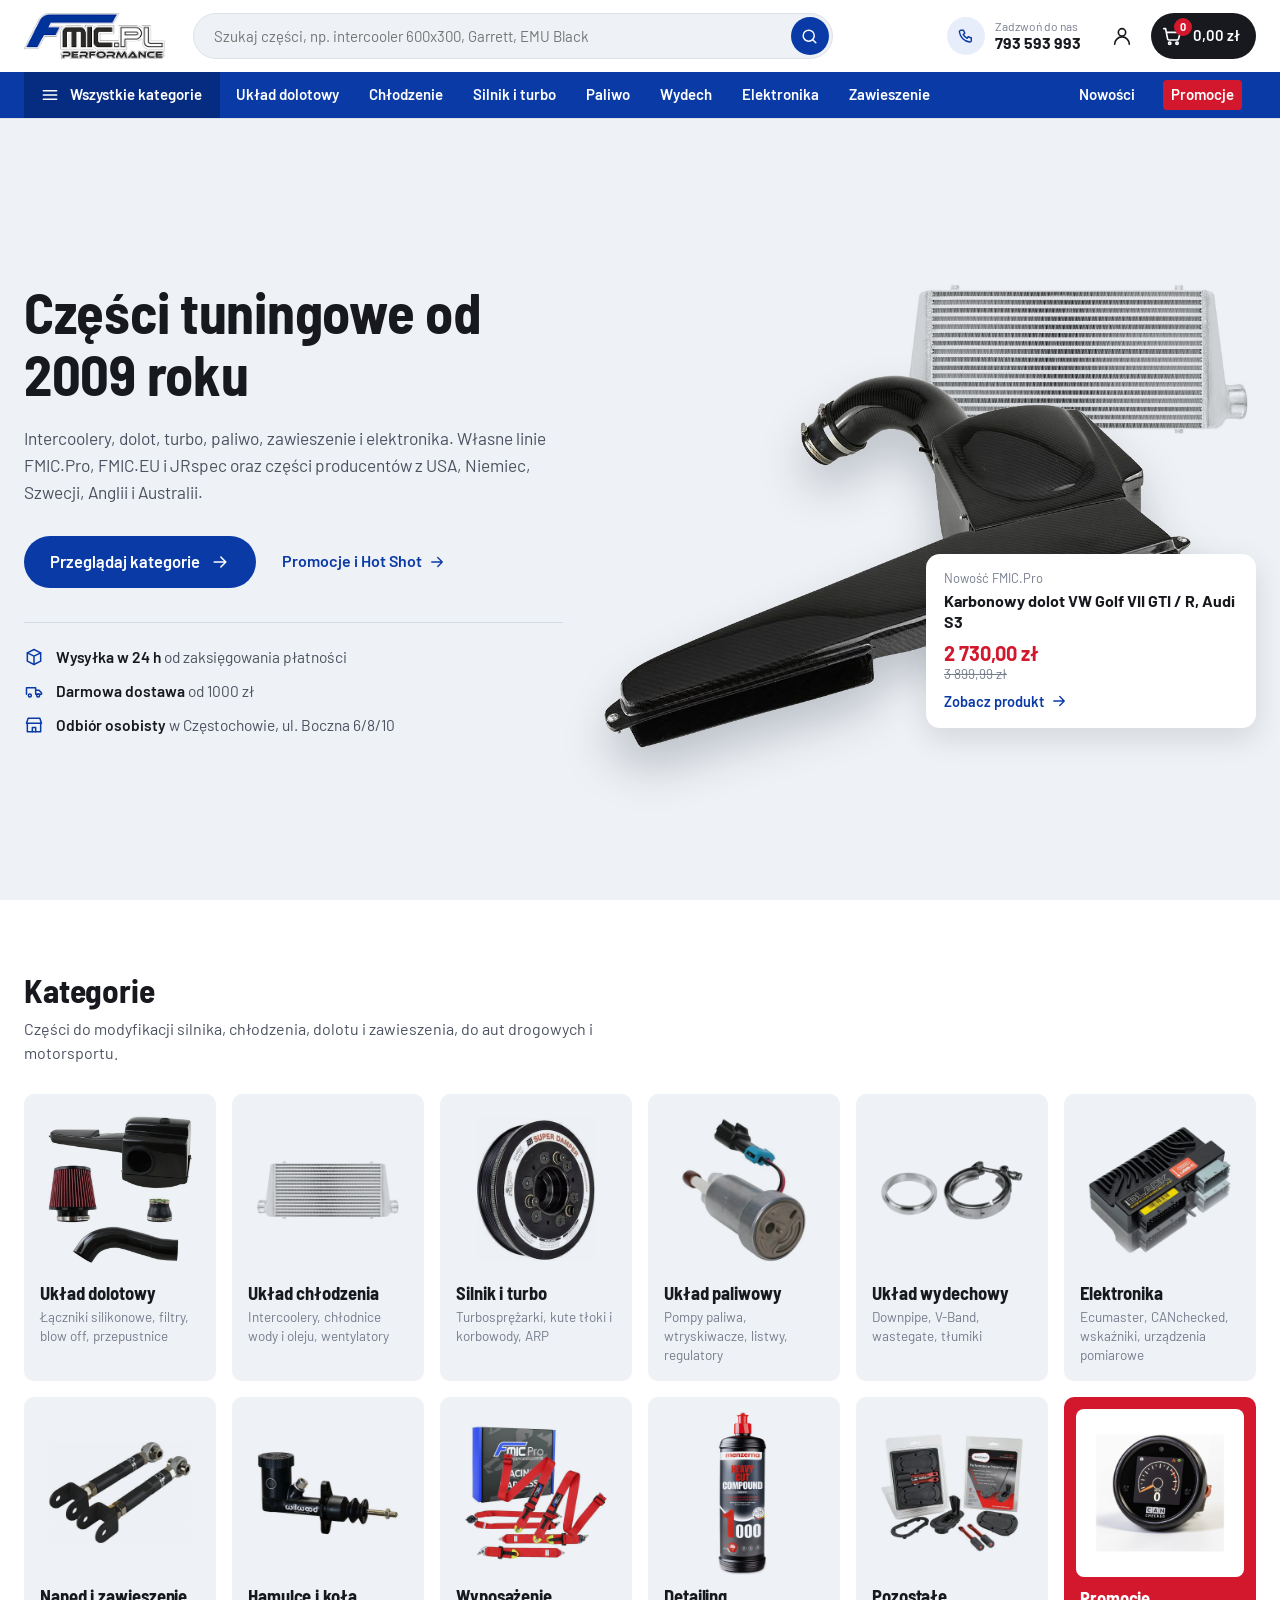
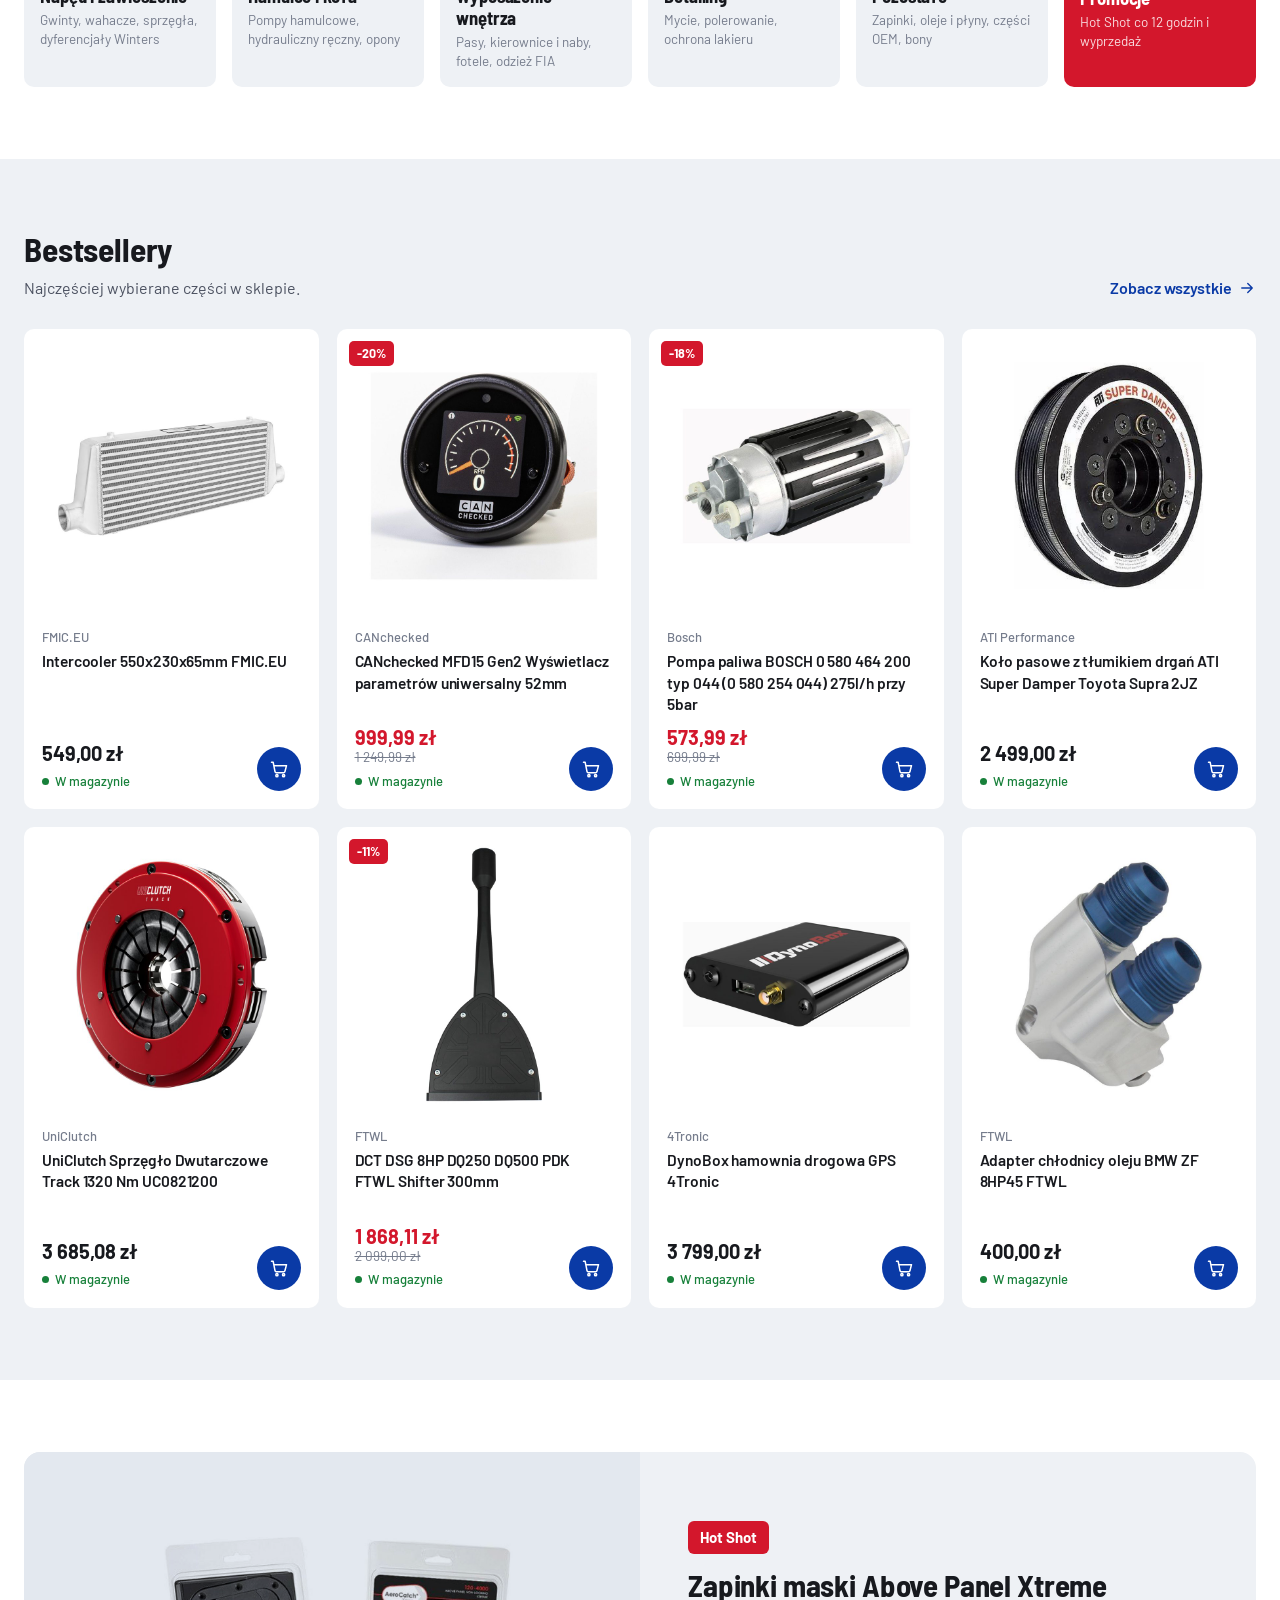
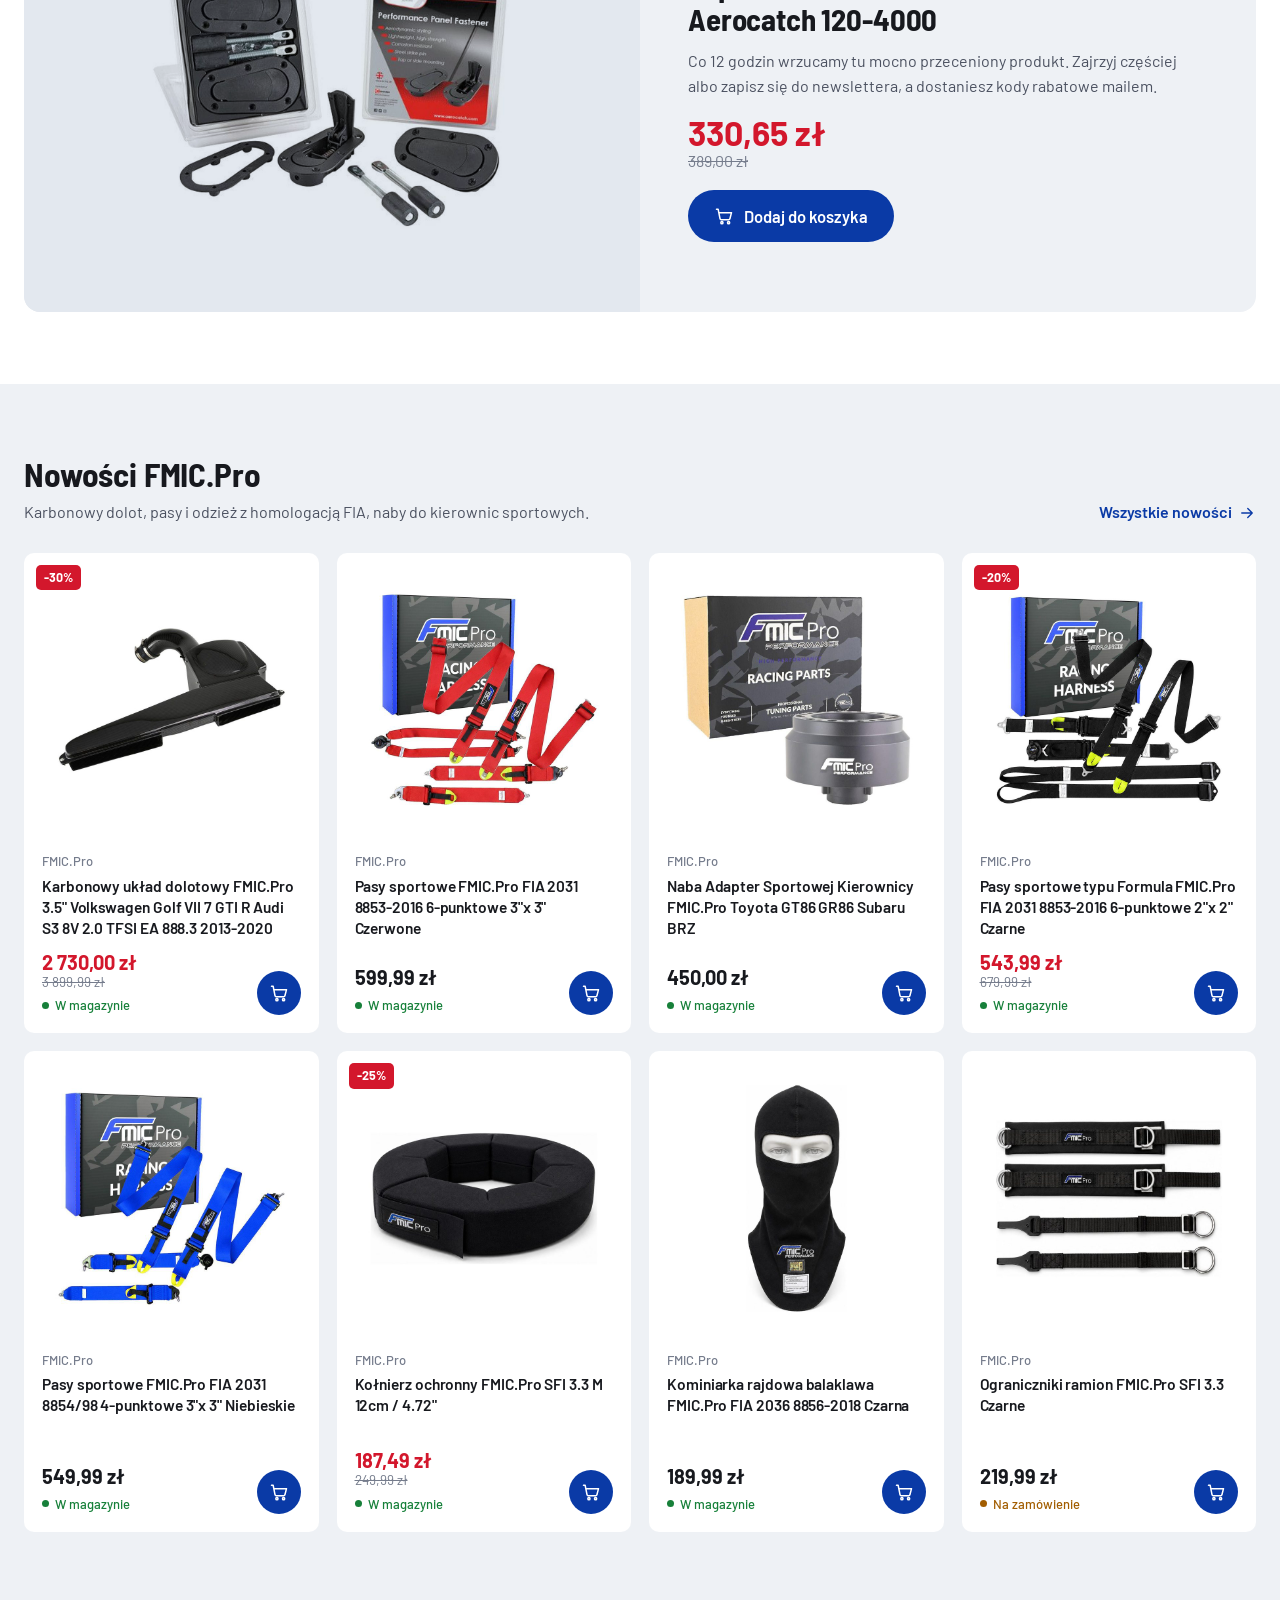
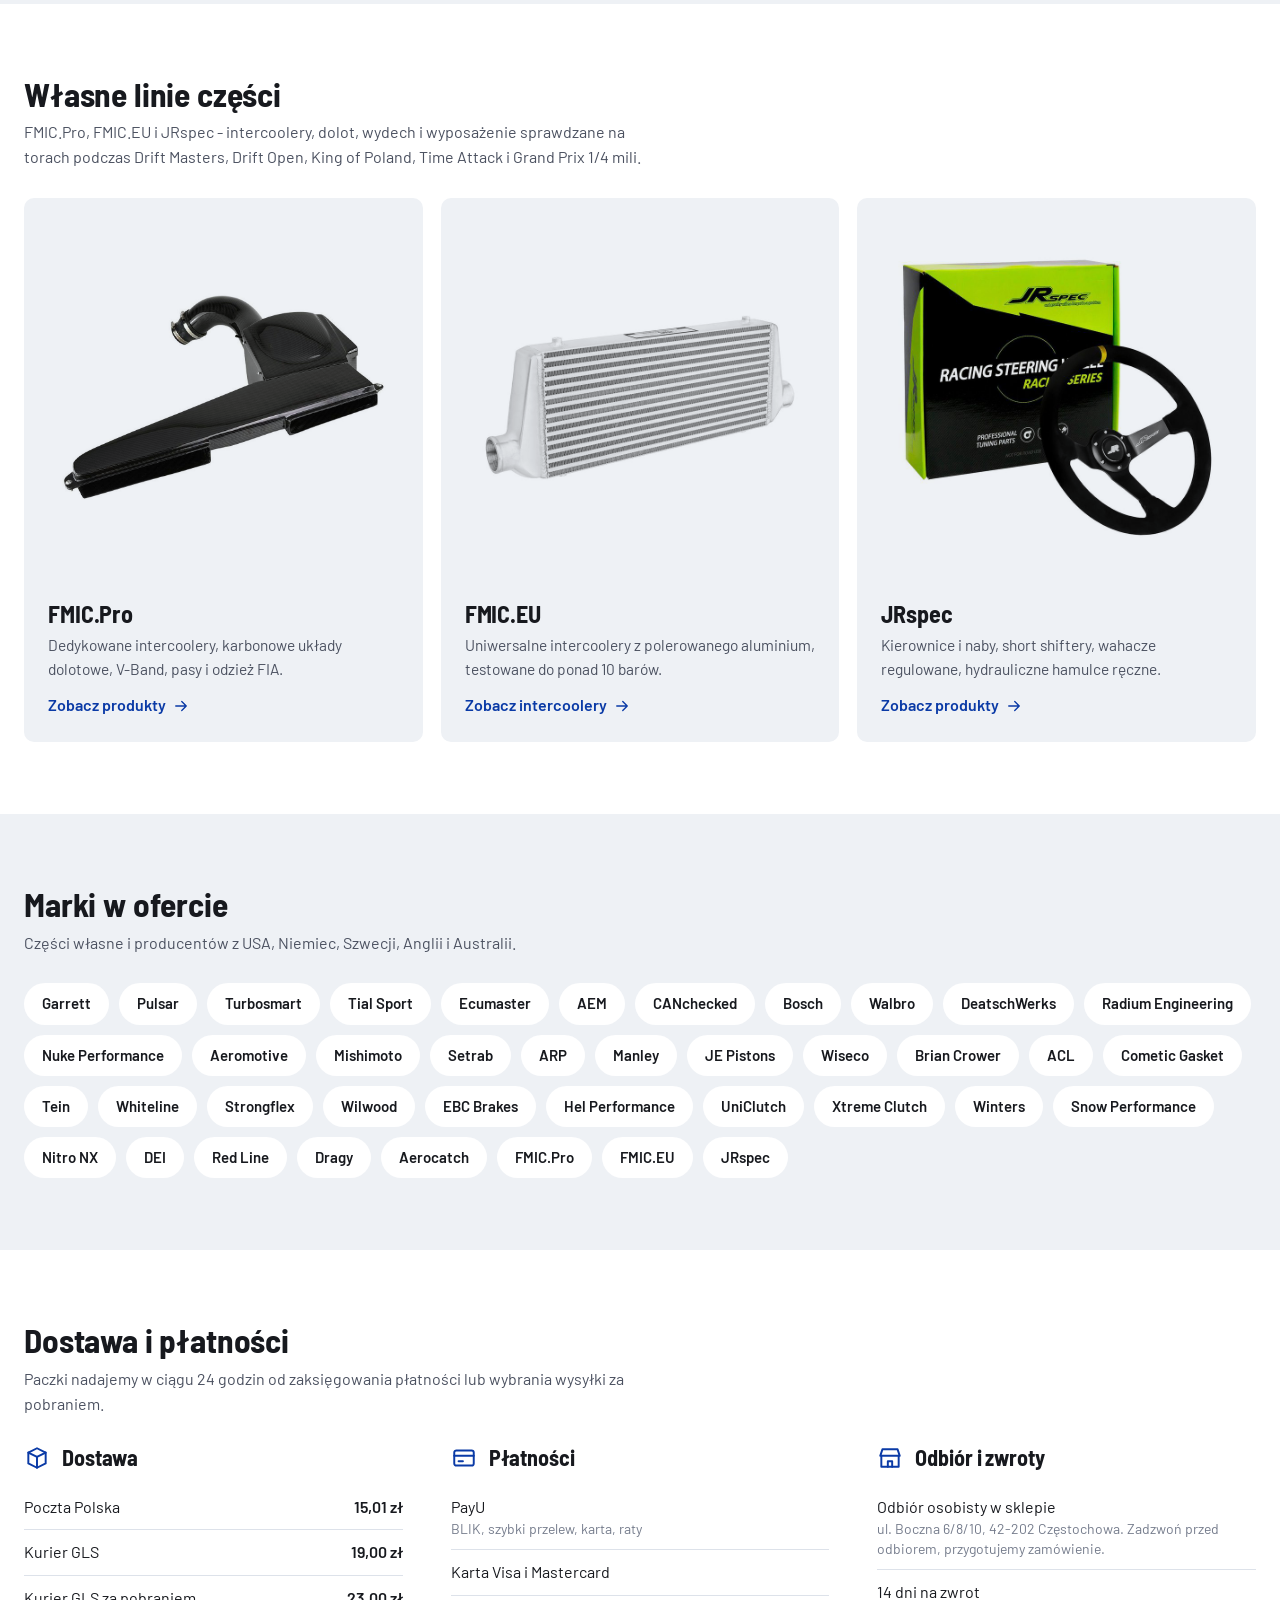
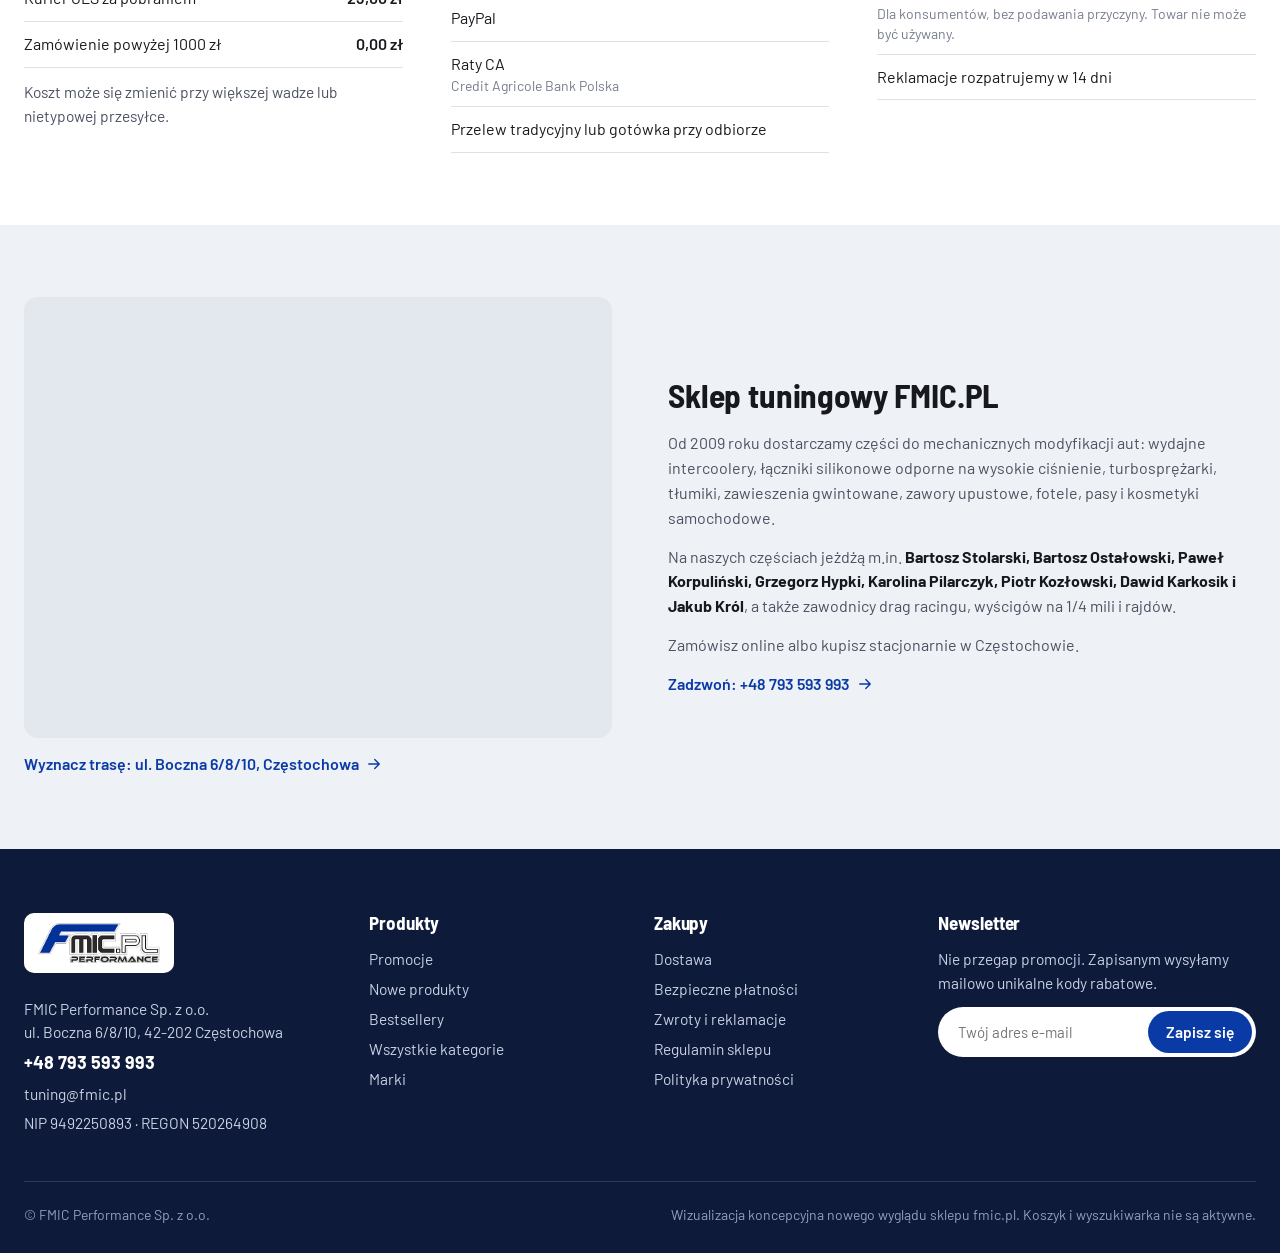
<file: index.html>
<!doctype html>
<html lang="pl">
<head>
<meta charset="utf-8">
<meta name="viewport" content="width=device-width, initial-scale=1, viewport-fit=cover">
<meta name="robots" content="noindex, nofollow">
<title>FMIC.PL - sklep tuningowy, części tuningowe od 2009 roku</title>
<meta name="description" content="Intercoolery, układy dolotowe, turbo, paliwo, zawieszenie i elektronika. Własne linie FMIC.Pro, FMIC.EU i JRspec. Wysyłka w 24 h, darmowa dostawa od 1000 zł, odbiór w Częstochowie.">
<meta name="theme-color" content="#ffffff">
<link rel="icon" href="img/favicon.png">
<link rel="preconnect" href="https://fonts.googleapis.com">
<link rel="preconnect" href="https://fonts.gstatic.com" crossorigin>
<link href="https://fonts.googleapis.com/css2?family=Barlow:wght@400;500;600;700&family=Barlow+Semi+Condensed:wght@600;700&display=swap" rel="stylesheet">
<link rel="stylesheet" href="style.css?v=3">
<link rel="preload" as="image" href="img/hero-dolot.webp">
</head>
<body>
<!-- Wizualizacja koncepcyjna sklepu FMIC.PL. Produkty, ceny, opisy, zdjęcia, dane firmy, dostawa i płatności pochodzą z fmic.pl (stan 26.10.2026). Koszyk, wyszukiwarka i filtry są tylko elementem wyglądu. -->

<header class="top" id="top">
  <div class="wrap top-in">
    <button class="ikbtn hamb" type="button" aria-label="Kategorie i menu" aria-controls="panel" aria-expanded="false" data-otworz><svg class="i" viewBox="0 0 24 24" aria-hidden="true"><path d="M4 7h16M4 12h16M4 17h16"/></svg></button>
    <a class="logo" href="index.html" aria-label="FMIC.PL Performance - strona główna"><img src="img/logo.png" alt="FMIC.PL Performance" width="327" height="107"></a>
    <form class="szukaj" role="search" onsubmit="return false">
      <label class="sr" for="q">Szukaj w sklepie</label>
      <input id="q" type="search" placeholder="Szukaj części, np. intercooler 600x300, Garrett, EMU Black" autocomplete="off">
      <button type="submit" aria-label="Szukaj"><svg class="i" viewBox="0 0 24 24" aria-hidden="true"><circle cx="11" cy="11" r="7"/><path d="m20 20-3.6-3.6"/></svg></button>
    </form>
    <div class="akcje">
      <a class="tel" href="tel:+48793593993"><span class="ik"><svg class="i" viewBox="0 0 24 24" aria-hidden="true"><path d="M5 4h3.2l1.6 4-2 1.3a11 11 0 0 0 5 5l1.3-2 4 1.6V17a2 2 0 0 1-2 2A15 15 0 0 1 3 6a2 2 0 0 1 2-2z"/></svg></span><span><small>Zadzwoń do nas</small><b>793 593 993</b></span></a>
      <a class="ikbtn tel-ik" href="tel:+48793593993" aria-label="Zadzwoń: 793 593 993"><svg class="i" viewBox="0 0 24 24" aria-hidden="true"><path d="M5 4h3.2l1.6 4-2 1.3a11 11 0 0 0 5 5l1.3-2 4 1.6V17a2 2 0 0 1-2 2A15 15 0 0 1 3 6a2 2 0 0 1 2-2z"/></svg></a>
      <a class="ikbtn konto" href="#" aria-label="Moje konto"><svg class="i" viewBox="0 0 24 24" aria-hidden="true"><circle cx="12" cy="8" r="4"/><path d="M4 21a8 8 0 0 1 16 0"/></svg></a>
      <button class="koszyk" type="button" aria-label="Koszyk"><span class="ki"><svg class="i" viewBox="0 0 24 24" aria-hidden="true"><path d="M3 4h2l2.2 11.2a1.5 1.5 0 0 0 1.5 1.2h8.9a1.5 1.5 0 0 0 1.5-1.1L21 8H6.2"/><circle cx="9.5" cy="20" r="1.3"/><circle cx="17.5" cy="20" r="1.3"/></svg><em id="licz">0</em></span><span class="kw" id="kwota">0,00 zł</span></button>
    </div>
  </div>
  <nav class="nav" aria-label="Kategorie">
    <div class="wrap nav-in">
      <button class="wszystkie" type="button" aria-expanded="false" aria-controls="mega" data-mega><svg class="i" viewBox="0 0 24 24" aria-hidden="true"><path d="M4 7h16M4 12h16M4 17h16"/></svg>Wszystkie kategorie</button>
      <a href="kategoria.html">Układ dolotowy</a>
      <a href="kategoria.html">Chłodzenie</a>
      <a href="kategoria.html">Silnik i turbo</a>
      <a class="n-opt o1" href="kategoria.html">Paliwo</a>
      <a class="n-opt o1" href="kategoria.html">Wydech</a>
      <a class="n-opt o2" href="kategoria.html">Elektronika</a>
      <a class="n-opt o3" href="kategoria.html">Zawieszenie</a>
      <span class="prawo"><a class="n-opt o2" href="index.html#nowosci">Nowości</a><a class="promo" href="index.html#hotshot"><span>Promocje</span></a></span>
    </div>
  </nav>
  <div class="mega" id="mega"><div class="wrap mega-in"><div><h3><a href="kategoria.html">Układ dolotowy</a></h3><ul><li><a href="kategoria.html">Kolektory ssące</a></li><li><a href="kategoria.html">Przepustnice</a></li><li><a href="kategoria.html">MBC i akcesoria</a></li><li><a href="kategoria.html">Łączniki silikonowe</a></li><li><a href="kategoria.html">Intercooler</a></li><li><a href="kategoria.html">Filtry powietrza</a></li><li><a href="kategoria.html">Kolanka i rury aluminiowe</a></li></ul></div><div><h3><a href="kategoria.html">Układ chłodzenia</a></h3><ul><li><a href="kategoria.html">Chłodnice wody</a></li><li><a href="kategoria.html">Podstawki korki i termostaty oleju</a></li><li><a href="kategoria.html">Zbiorniczki płynu</a></li><li><a href="kategoria.html">Przewody silikonowe</a></li><li><a href="kategoria.html">Adaptery pod czujniki</a></li><li><a href="kategoria.html">Korki i termostaty wody</a></li><li><a href="kategoria.html">Magnetyczne korki spływu oleju</a></li></ul></div><div><h3><a href="kategoria.html">Silnik i turbo</a></h3><ul><li><a href="kategoria.html">Kute tłoki</a></li><li><a href="kategoria.html">Kute korbowody</a></li><li><a href="kategoria.html">Śruby i szpilki ARP</a></li><li><a href="kategoria.html">Panewki</a></li><li><a href="kategoria.html">Uszczelki głowicy i silnika</a></li><li><a href="kategoria.html">Koła pasowe</a></li><li><a href="kategoria.html">Kute wały i podpory wału</a></li></ul></div><div><h3><a href="kategoria.html">Układ paliwowy</a></h3><ul><li><a href="kategoria.html">Listwy paliwowe</a></li><li><a href="kategoria.html">Tłumiki pulsacji ciśnienia</a></li><li><a href="kategoria.html">Pozostałe</a></li><li><a href="kategoria.html">Pompy paliwa</a></li><li><a href="kategoria.html">Filtry paliwa</a></li><li><a href="kategoria.html">Wtryskiwacze</a></li><li><a href="kategoria.html">Regulatory ciśnienia paliwa</a></li></ul></div><div><h3><a href="kategoria.html">Układ wydechowy</a></h3><ul><li><a href="kategoria.html">Downpipe</a></li><li><a href="kategoria.html">V-Band</a></li><li><a href="kategoria.html">Obejmy i złącza</a></li><li><a href="kategoria.html">Przepustnica wydechu</a></li><li><a href="kategoria.html">Łączniki elastyczne wydechu</a></li><li><a href="kategoria.html">Flansze i uszczelki</a></li><li><a href="kategoria.html">X-Pipe i Y-Pipe</a></li></ul></div><div><h3><a href="kategoria.html">Elektronika</a></h3><ul><li><a href="kategoria.html">Urządzenia pomiarowe</a></li><li><a href="kategoria.html">Wtyczki</a></li><li><a href="kategoria.html">Akumulatory</a></li><li><a href="kategoria.html">Oświetlenie</a></li><li><a href="kategoria.html">Alternatory</a></li><li><a href="kategoria.html">SimRacing</a></li><li><a href="kategoria.html">Ecumaster</a></li></ul></div><div><h3><a href="kategoria.html">Napęd i zawieszenie</a></h3><ul><li><a href="kategoria.html">Zawieszenie gwintowane</a></li><li><a href="kategoria.html">Short shifter</a></li><li><a href="kategoria.html">Dyferencjały Winters</a></li><li><a href="kategoria.html">Elementy poliuretanowe</a></li><li><a href="kategoria.html">Amortyzatory i sprężyny</a></li><li><a href="kategoria.html">Stabilizatory</a></li><li><a href="kategoria.html">Rozpórki i usztywnienia</a></li></ul></div><div><h3><a href="kategoria.html">Hamulce i koła</a></h3><ul><li><a href="kategoria.html">Przewody hamulcowe HEL</a></li><li><a href="kategoria.html">Hydrauliczny ręczny</a></li><li><a href="kategoria.html">Pompy hamulcowe</a></li><li><a href="kategoria.html">Korektory siły hamowania</a></li><li><a href="kategoria.html">Zaciski hamulcowe</a></li><li><a href="kategoria.html">Klocki hamulcowe</a></li><li><a href="kategoria.html">Tarcze hamulcowe</a></li></ul></div><div><h3><a href="kategoria.html">Wyposażenie wnętrza</a></h3><ul><li><a href="kategoria.html">Pasy bezpieczeństwa</a></li><li><a href="kategoria.html">Kierownice, naby i rozpinki</a></li><li><a href="kategoria.html">Kołnierze</a></li><li><a href="kategoria.html">Gałki zmiany biegów</a></li><li><a href="kategoria.html">Włączniki i panele</a></li><li><a href="kategoria.html">Dywaniki Welurowe</a></li><li><a href="kategoria.html">Maty i koszyki akustyczne</a></li></ul></div><div><h3><a href="kategoria.html">Detailing</a></h3><ul><li><a href="kategoria.html">Metal i chrom</a></li><li><a href="kategoria.html">Chemia domowa</a></li><li><a href="kategoria.html">Pozostałe</a></li><li><a href="kategoria.html">Akcesoria</a></li><li><a href="kategoria.html">Mycie samochodu</a></li><li><a href="kategoria.html">Przygotowanie lakieru</a></li><li><a href="kategoria.html">Zabezpieczenie lakieru</a></li></ul></div><div><h3><a href="kategoria.html">Pozostałe</a></h3><ul><li><a href="kategoria.html">Bash bar</a></li><li><a href="kategoria.html">Air Jacks</a></li><li><a href="kategoria.html">Zapinki i podkładki</a></li><li><a href="kategoria.html">Upominki i gadżety</a></li><li><a href="kategoria.html">Bony upominkowe</a></li><li><a href="kategoria.html">Akcesoria warsztatowe</a></li><li><a href="kategoria.html">Części nadwozia</a></li></ul></div></div></div>
</header>
<div class="szukaj-tel">
  <form class="szukaj" role="search" onsubmit="return false">
    <label class="sr" for="q2">Szukaj w sklepie</label>
    <input id="q2" type="search" placeholder="Szukaj części lub marki" autocomplete="off">
    <button type="submit" aria-label="Szukaj"><svg class="i" viewBox="0 0 24 24" aria-hidden="true"><circle cx="11" cy="11" r="7"/><path d="m20 20-3.6-3.6"/></svg></button>
  </form>
</div>
<div class="panel" id="panel" aria-hidden="true">
  <div class="panel-in" role="dialog" aria-label="Kategorie">
    <div class="panel-head"><img src="img/logo.png" alt="FMIC.PL" width="327" height="107"><button class="ikbtn" type="button" aria-label="Zamknij" data-zamknij><svg class="i" viewBox="0 0 24 24" aria-hidden="true"><path d="M6 6l12 12M18 6 6 18"/></svg></button></div>
    <a class="kat" href="kategoria.html"><span class="kat-ph"><img src="img/g/dolot-4.jpg" alt="" width="44" height="44" loading="lazy"></span>Układ dolotowy</a><a class="kat" href="kategoria.html"><span class="kat-ph"><img src="img/p/ic-600x300.jpg" alt="" width="44" height="44" loading="lazy"></span>Układ chłodzenia</a><a class="kat" href="kategoria.html"><span class="kat-ph"><img src="img/p/ati-damper.jpg" alt="" width="44" height="44" loading="lazy"></span>Silnik i turbo</a><a class="kat" href="kategoria.html"><span class="kat-ph"><img src="img/p/walbro-450.jpg" alt="" width="44" height="44" loading="lazy"></span>Układ paliwowy</a><a class="kat" href="kategoria.html"><span class="kat-ph"><img src="img/p/vband-downpipe.jpg" alt="" width="44" height="44" loading="lazy"></span>Układ wydechowy</a><a class="kat" href="kategoria.html"><span class="kat-ph"><img src="img/p/emu-black.jpg" alt="" width="44" height="44" loading="lazy"></span>Elektronika</a><a class="kat" href="kategoria.html"><span class="kat-ph"><img src="img/p/wahacz-s13.jpg" alt="" width="44" height="44" loading="lazy"></span>Napęd i zawieszenie</a><a class="kat" href="kategoria.html"><span class="kat-ph"><img src="img/p/wilwood-gs.jpg" alt="" width="44" height="44" loading="lazy"></span>Hamulce i koła</a><a class="kat" href="kategoria.html"><span class="kat-ph"><img src="img/p/pasy-6p-czerwone.jpg" alt="" width="44" height="44" loading="lazy"></span>Wyposażenie wnętrza</a><a class="kat" href="kategoria.html"><span class="kat-ph"><img src="img/p/menzerna-1000.jpg" alt="" width="44" height="44" loading="lazy"></span>Detailing</a><a class="kat" href="kategoria.html"><span class="kat-ph"><img src="img/p/aerocatch-flush.jpg" alt="" width="44" height="44" loading="lazy"></span>Pozostałe</a>
    <div class="p-dod">
      <a href="index.html#nowosci"><b>Nowości</b></a>
      <a href="index.html#hotshot"><b>Promocje i Hot Shot</b></a>
      <a href="index.html#dostawa">Dostawa i płatności</a>
      <a href="index.html#kontakt">Kontakt</a>
      <a href="tel:+48793593993">+48 793 593 993</a>
      <a href="mailto:tuning@fmic.pl">tuning@fmic.pl</a>
    </div>
  </div>
</div>

<main>
<section class="hero">
  <div class="hero-in">
    <div class="hero-txt">
      <h1>Części tuningowe od 2009 roku</h1>
      <p class="lead">Intercoolery, dolot, turbo, paliwo, zawieszenie i elektronika. Własne linie FMIC.Pro, FMIC.EU i JRspec oraz części producentów z USA, Niemiec, Szwecji, Anglii i Australii.</p>
      <div class="hero-cta">
        <a class="btn" href="#kategorie">Przeglądaj kategorie <svg class="i" viewBox="0 0 24 24" aria-hidden="true"><path d="M5 12h14M13 6l6 6-6 6"/></svg></a>
        <a class="link" href="#hotshot">Promocje i Hot Shot <svg class="i" viewBox="0 0 24 24" aria-hidden="true"><path d="M5 12h14M13 6l6 6-6 6"/></svg></a>
      </div>
      <ul class="fakty">
        <li><svg class="i" viewBox="0 0 24 24" aria-hidden="true"><path d="M12 3 4 7v10l8 4 8-4V7z"/><path d="m4 7 8 4 8-4M12 11v10"/></svg><span><b>Wysyłka w 24 h</b> od zaksięgowania płatności</span></li>
        <li><svg class="i" viewBox="0 0 24 24" aria-hidden="true"><path d="M3 16V8h11v8M14 11h4l3 3v2h-7"/><circle cx="7" cy="17.5" r="1.8"/><circle cx="17" cy="17.5" r="1.8"/></svg><span><b>Darmowa dostawa</b> od 1000 zł</span></li>
        <li class="f3"><svg class="i" viewBox="0 0 24 24" aria-hidden="true"><path d="M4 10v10h16V10"/><path d="M3 10 5 4h14l2 6z"/><path d="M10 20v-5h4v5"/></svg><span><b>Odbiór osobisty</b> w Częstochowie, ul. Boczna 6/8/10</span></li>
      </ul>
    </div>
    <div class="hero-foto">
      <img class="h-ic" src="img/hero-ic.jpg" alt="" width="1200" height="543">
      <img class="h-main" src="img/hero-dolot.webp" alt="Karbonowy układ dolotowy FMIC.Pro do VW Golf VII GTI i R oraz Audi S3 8V" width="968" height="614">
      <a class="metka" href="produkt.html">
        <small>Nowość FMIC.Pro</small>
        <b>Karbonowy dolot VW Golf VII GTI / R, Audi S3</b>
        <span class="cena prom"><b>2 730,00 zł</b><s>3 899,99 zł</s></span>
        <span class="link">Zobacz produkt <svg class="i" viewBox="0 0 24 24" aria-hidden="true"><path d="M5 12h14M13 6l6 6-6 6"/></svg></span>
      </a>
    </div>
  </div>
</section>

<section class="sek" id="kategorie">
  <div class="wrap">
    <div class="sek-head"><div><h2>Kategorie</h2><p>Części do modyfikacji silnika, chłodzenia, dolotu i zawieszenia, do aut drogowych i motorsportu.</p></div></div>
    <div class="kategorie"><a class="kafel" href="kategoria.html"><span class="ph"><img src="img/g/dolot-4.jpg" alt="" width="800" height="800" loading="lazy"></span><span class="tx"><h3>Układ dolotowy</h3><p>Łączniki silikonowe, filtry, blow off, przepustnice</p></span></a><a class="kafel" href="kategoria.html"><span class="ph"><img src="img/p/ic-600x300.jpg" alt="" width="800" height="800" loading="lazy"></span><span class="tx"><h3>Układ chłodzenia</h3><p>Intercoolery, chłodnice wody i oleju, wentylatory</p></span></a><a class="kafel" href="kategoria.html"><span class="ph"><img src="img/p/ati-damper.jpg" alt="" width="800" height="800" loading="lazy"></span><span class="tx"><h3>Silnik i turbo</h3><p>Turbosprężarki, kute tłoki i korbowody, ARP</p></span></a><a class="kafel" href="kategoria.html"><span class="ph"><img src="img/p/walbro-450.jpg" alt="" width="800" height="800" loading="lazy"></span><span class="tx"><h3>Układ paliwowy</h3><p>Pompy paliwa, wtryskiwacze, listwy, regulatory</p></span></a><a class="kafel" href="kategoria.html"><span class="ph"><img src="img/p/vband-downpipe.jpg" alt="" width="800" height="800" loading="lazy"></span><span class="tx"><h3>Układ wydechowy</h3><p>Downpipe, V-Band, wastegate, tłumiki</p></span></a><a class="kafel" href="kategoria.html"><span class="ph"><img src="img/p/emu-black.jpg" alt="" width="800" height="800" loading="lazy"></span><span class="tx"><h3>Elektronika</h3><p>Ecumaster, CANchecked, wskaźniki, urządzenia pomiarowe</p></span></a><a class="kafel" href="kategoria.html"><span class="ph"><img src="img/p/wahacz-s13.jpg" alt="" width="800" height="800" loading="lazy"></span><span class="tx"><h3>Napęd i zawieszenie</h3><p>Gwinty, wahacze, sprzęgła, dyferencjały Winters</p></span></a><a class="kafel" href="kategoria.html"><span class="ph"><img src="img/p/wilwood-gs.jpg" alt="" width="800" height="800" loading="lazy"></span><span class="tx"><h3>Hamulce i koła</h3><p>Pompy hamulcowe, hydrauliczny ręczny, opony</p></span></a><a class="kafel" href="kategoria.html"><span class="ph"><img src="img/p/pasy-6p-czerwone.jpg" alt="" width="800" height="800" loading="lazy"></span><span class="tx"><h3>Wyposażenie wnętrza</h3><p>Pasy, kierownice i naby, fotele, odzież FIA</p></span></a><a class="kafel" href="kategoria.html"><span class="ph"><img src="img/p/menzerna-1000.jpg" alt="" width="800" height="800" loading="lazy"></span><span class="tx"><h3>Detailing</h3><p>Mycie, polerowanie, ochrona lakieru</p></span></a><a class="kafel" href="kategoria.html"><span class="ph"><img src="img/p/aerocatch-flush.jpg" alt="" width="800" height="800" loading="lazy"></span><span class="tx"><h3>Pozostałe</h3><p>Zapinki, oleje i płyny, części OEM, bony</p></span></a><a class="kafel promo" href="#hotshot"><span class="ph"><img src="img/p/canchecked.jpg" alt="" width="800" height="800" loading="lazy"></span><span class="tx"><h3>Promocje</h3><p>Hot Shot co 12 godzin i wyprzedaż</p></span></a></div>
  </div>
</section>

<section class="sek szara" id="bestsellery">
  <div class="wrap">
    <div class="sek-head"><div><h2>Bestsellery</h2><p>Najczęściej wybierane części w sklepie.</p></div><a class="link" href="kategoria.html">Zobacz wszystkie <svg class="i" viewBox="0 0 24 24" aria-hidden="true"><path d="M5 12h14M13 6l6 6-6 6"/></svg></a></div>
    <div class="produkty przewin"><article class="karta" data-marka="FMIC.EU" data-cena="549.0"><a class="ph" href="produkt.html"><img src="img/p/ic-550x230.jpg" alt="Intercooler 550x230x65mm FMIC.EU" width="800" height="800" loading="lazy"></a><div class="tx"><span class="marka">FMIC.EU</span><h3><a href="produkt.html">Intercooler 550x230x65mm FMIC.EU</a></h3><div class="dol"><div><div class="cena"><b>549,00 zł</b></div><span class="stan">W magazynie</span></div><button class="dodaj" type="button" aria-label="Dodaj do koszyka: Intercooler 550x230x65mm FMIC.EU" data-cena="549.0"><svg class="i" viewBox="0 0 24 24" aria-hidden="true"><path d="M3 4h2l2.2 11.2a1.5 1.5 0 0 0 1.5 1.2h8.9a1.5 1.5 0 0 0 1.5-1.1L21 8H6.2"/><circle cx="9.5" cy="20" r="1.3"/><circle cx="17.5" cy="20" r="1.3"/></svg></button></div></div></article><article class="karta" data-marka="CANchecked" data-cena="999.99"><span class="znak">-20%</span><a class="ph" href="produkt.html"><img src="img/p/canchecked.jpg" alt="CANchecked MFD15 Gen2 Wyświetlacz parametrów uniwersalny 52mm" width="800" height="800" loading="lazy"></a><div class="tx"><span class="marka">CANchecked</span><h3><a href="produkt.html">CANchecked MFD15 Gen2 Wyświetlacz parametrów uniwersalny 52mm</a></h3><div class="dol"><div><div class="cena prom"><b>999,99 zł</b><s>1 249,99 zł</s></div><span class="stan">W magazynie</span></div><button class="dodaj" type="button" aria-label="Dodaj do koszyka: CANchecked MFD15 Gen2 Wyświetlacz parametrów uniwersalny 52mm" data-cena="999.99"><svg class="i" viewBox="0 0 24 24" aria-hidden="true"><path d="M3 4h2l2.2 11.2a1.5 1.5 0 0 0 1.5 1.2h8.9a1.5 1.5 0 0 0 1.5-1.1L21 8H6.2"/><circle cx="9.5" cy="20" r="1.3"/><circle cx="17.5" cy="20" r="1.3"/></svg></button></div></div></article><article class="karta" data-marka="Bosch" data-cena="573.99"><span class="znak">-18%</span><a class="ph" href="produkt.html"><img src="img/p/bosch-044.jpg" alt="Pompa paliwa BOSCH 0 580 464 200 typ 044 (0 580 254 044) 275l/h przy 5bar" width="800" height="800" loading="lazy"></a><div class="tx"><span class="marka">Bosch</span><h3><a href="produkt.html">Pompa paliwa BOSCH 0 580 464 200 typ 044 (0 580 254 044) 275l/h przy 5bar</a></h3><div class="dol"><div><div class="cena prom"><b>573,99 zł</b><s>699,99 zł</s></div><span class="stan">W magazynie</span></div><button class="dodaj" type="button" aria-label="Dodaj do koszyka: Pompa paliwa BOSCH 0 580 464 200 typ 044 (0 580 254 044) 275l/h przy 5bar" data-cena="573.99"><svg class="i" viewBox="0 0 24 24" aria-hidden="true"><path d="M3 4h2l2.2 11.2a1.5 1.5 0 0 0 1.5 1.2h8.9a1.5 1.5 0 0 0 1.5-1.1L21 8H6.2"/><circle cx="9.5" cy="20" r="1.3"/><circle cx="17.5" cy="20" r="1.3"/></svg></button></div></div></article><article class="karta" data-marka="ATI Performance" data-cena="2499.0"><a class="ph" href="produkt.html"><img src="img/p/ati-damper.jpg" alt="Koło pasowe z tłumikiem drgań ATI Super Damper Toyota Supra 2JZ" width="800" height="800" loading="lazy"></a><div class="tx"><span class="marka">ATI Performance</span><h3><a href="produkt.html">Koło pasowe z tłumikiem drgań ATI Super Damper Toyota Supra 2JZ</a></h3><div class="dol"><div><div class="cena"><b>2 499,00 zł</b></div><span class="stan">W magazynie</span></div><button class="dodaj" type="button" aria-label="Dodaj do koszyka: Koło pasowe z tłumikiem drgań ATI Super Damper Toyota Supra 2JZ" data-cena="2499.0"><svg class="i" viewBox="0 0 24 24" aria-hidden="true"><path d="M3 4h2l2.2 11.2a1.5 1.5 0 0 0 1.5 1.2h8.9a1.5 1.5 0 0 0 1.5-1.1L21 8H6.2"/><circle cx="9.5" cy="20" r="1.3"/><circle cx="17.5" cy="20" r="1.3"/></svg></button></div></div></article><article class="karta" data-marka="UniClutch" data-cena="3685.08"><a class="ph" href="produkt.html"><img src="img/p/uniclutch-1320.jpg" alt="UniClutch Sprzęgło Dwutarczowe Track 1320 Nm UC0821200" width="800" height="800" loading="lazy"></a><div class="tx"><span class="marka">UniClutch</span><h3><a href="produkt.html">UniClutch Sprzęgło Dwutarczowe Track 1320 Nm UC0821200</a></h3><div class="dol"><div><div class="cena"><b>3 685,08 zł</b></div><span class="stan">W magazynie</span></div><button class="dodaj" type="button" aria-label="Dodaj do koszyka: UniClutch Sprzęgło Dwutarczowe Track 1320 Nm UC0821200" data-cena="3685.08"><svg class="i" viewBox="0 0 24 24" aria-hidden="true"><path d="M3 4h2l2.2 11.2a1.5 1.5 0 0 0 1.5 1.2h8.9a1.5 1.5 0 0 0 1.5-1.1L21 8H6.2"/><circle cx="9.5" cy="20" r="1.3"/><circle cx="17.5" cy="20" r="1.3"/></svg></button></div></div></article><article class="karta" data-marka="FTWL" data-cena="1868.11"><span class="znak">-11%</span><a class="ph" href="produkt.html"><img src="img/p/ftwl-shifter.jpg" alt="DCT DSG 8HP DQ250 DQ500 PDK FTWL Shifter 300mm" width="800" height="800" loading="lazy"></a><div class="tx"><span class="marka">FTWL</span><h3><a href="produkt.html">DCT DSG 8HP DQ250 DQ500 PDK FTWL Shifter 300mm</a></h3><div class="dol"><div><div class="cena prom"><b>1 868,11 zł</b><s>2 099,00 zł</s></div><span class="stan">W magazynie</span></div><button class="dodaj" type="button" aria-label="Dodaj do koszyka: DCT DSG 8HP DQ250 DQ500 PDK FTWL Shifter 300mm" data-cena="1868.11"><svg class="i" viewBox="0 0 24 24" aria-hidden="true"><path d="M3 4h2l2.2 11.2a1.5 1.5 0 0 0 1.5 1.2h8.9a1.5 1.5 0 0 0 1.5-1.1L21 8H6.2"/><circle cx="9.5" cy="20" r="1.3"/><circle cx="17.5" cy="20" r="1.3"/></svg></button></div></div></article><article class="karta" data-marka="4Tronic" data-cena="3799.0"><a class="ph" href="produkt.html"><img src="img/p/dynobox.jpg" alt="DynoBox hamownia drogowa GPS 4Tronic" width="800" height="800" loading="lazy"></a><div class="tx"><span class="marka">4Tronic</span><h3><a href="produkt.html">DynoBox hamownia drogowa GPS 4Tronic</a></h3><div class="dol"><div><div class="cena"><b>3 799,00 zł</b></div><span class="stan">W magazynie</span></div><button class="dodaj" type="button" aria-label="Dodaj do koszyka: DynoBox hamownia drogowa GPS 4Tronic" data-cena="3799.0"><svg class="i" viewBox="0 0 24 24" aria-hidden="true"><path d="M3 4h2l2.2 11.2a1.5 1.5 0 0 0 1.5 1.2h8.9a1.5 1.5 0 0 0 1.5-1.1L21 8H6.2"/><circle cx="9.5" cy="20" r="1.3"/><circle cx="17.5" cy="20" r="1.3"/></svg></button></div></div></article><article class="karta" data-marka="FTWL" data-cena="400.0"><a class="ph" href="produkt.html"><img src="img/p/ftwl-adapter.jpg" alt="Adapter chłodnicy oleju BMW ZF 8HP45 FTWL" width="800" height="800" loading="lazy"></a><div class="tx"><span class="marka">FTWL</span><h3><a href="produkt.html">Adapter chłodnicy oleju BMW ZF 8HP45 FTWL</a></h3><div class="dol"><div><div class="cena"><b>400,00 zł</b></div><span class="stan">W magazynie</span></div><button class="dodaj" type="button" aria-label="Dodaj do koszyka: Adapter chłodnicy oleju BMW ZF 8HP45 FTWL" data-cena="400.0"><svg class="i" viewBox="0 0 24 24" aria-hidden="true"><path d="M3 4h2l2.2 11.2a1.5 1.5 0 0 0 1.5 1.2h8.9a1.5 1.5 0 0 0 1.5-1.1L21 8H6.2"/><circle cx="9.5" cy="20" r="1.3"/><circle cx="17.5" cy="20" r="1.3"/></svg></button></div></div></article></div>
  </div>
</section>

<section class="sek" id="hotshot">
  <div class="wrap">
    <div class="hot">
      <div class="hot-foto"><img src="img/g/aerocatch-4000.jpg" alt="Zapinki maski Above Panel Xtreme Aerocatch 120-4000" width="1100" height="1100" loading="lazy"></div>
      <div class="hot-tx">
        <span class="tag">Hot Shot</span>
        <h2>Zapinki maski Above Panel Xtreme Aerocatch 120-4000</h2>
        <p>Co 12 godzin wrzucamy tu mocno przeceniony produkt. Zajrzyj częściej albo zapisz się do newslettera, a dostaniesz kody rabatowe mailem.</p>
        <div class="cena prom"><b>330,65 zł</b><s>389,00 zł</s></div>
        <div class="rzad"><button class="btn" type="button" data-dodaj="330.65"><svg class="i" viewBox="0 0 24 24" aria-hidden="true"><path d="M3 4h2l2.2 11.2a1.5 1.5 0 0 0 1.5 1.2h8.9a1.5 1.5 0 0 0 1.5-1.1L21 8H6.2"/><circle cx="9.5" cy="20" r="1.3"/><circle cx="17.5" cy="20" r="1.3"/></svg>Dodaj do koszyka</button></div>
      </div>
    </div>
  </div>
</section>

<section class="sek szara" id="nowosci">
  <div class="wrap">
    <div class="sek-head"><div><h2>Nowości FMIC.Pro</h2><p>Karbonowy dolot, pasy i odzież z homologacją FIA, naby do kierownic sportowych.</p></div><a class="link" href="kategoria.html">Wszystkie nowości <svg class="i" viewBox="0 0 24 24" aria-hidden="true"><path d="M5 12h14M13 6l6 6-6 6"/></svg></a></div>
    <div class="produkty przewin"><article class="karta" data-marka="FMIC.Pro" data-cena="2730.0"><span class="znak">-30%</span><a class="ph" href="produkt.html"><img src="img/p/dolot-carbon.jpg" alt="Karbonowy układ dolotowy FMIC.Pro 3.5&quot; Volkswagen Golf VII 7 GTI R Audi S3 8V 2.0 TFSI EA 888.3 2013-2020" width="800" height="800" loading="lazy"></a><div class="tx"><span class="marka">FMIC.Pro</span><h3><a href="produkt.html">Karbonowy układ dolotowy FMIC.Pro 3.5&quot; Volkswagen Golf VII 7 GTI R Audi S3 8V 2.0 TFSI EA 888.3 2013-2020</a></h3><div class="dol"><div><div class="cena prom"><b>2 730,00 zł</b><s>3 899,99 zł</s></div><span class="stan">W magazynie</span></div><button class="dodaj" type="button" aria-label="Dodaj do koszyka: Karbonowy układ dolotowy FMIC.Pro 3.5&quot; Volkswagen Golf VII 7 GTI R Audi S3 8V 2.0 TFSI EA 888.3 2013-2020" data-cena="2730.0"><svg class="i" viewBox="0 0 24 24" aria-hidden="true"><path d="M3 4h2l2.2 11.2a1.5 1.5 0 0 0 1.5 1.2h8.9a1.5 1.5 0 0 0 1.5-1.1L21 8H6.2"/><circle cx="9.5" cy="20" r="1.3"/><circle cx="17.5" cy="20" r="1.3"/></svg></button></div></div></article><article class="karta" data-marka="FMIC.Pro" data-cena="599.99"><a class="ph" href="produkt.html"><img src="img/p/pasy-6p-czerwone.jpg" alt="Pasy sportowe FMIC.Pro FIA 2031 8853-2016 6-punktowe 3&quot;x 3&quot; Czerwone" width="800" height="800" loading="lazy"></a><div class="tx"><span class="marka">FMIC.Pro</span><h3><a href="produkt.html">Pasy sportowe FMIC.Pro FIA 2031 8853-2016 6-punktowe 3&quot;x 3&quot; Czerwone</a></h3><div class="dol"><div><div class="cena"><b>599,99 zł</b></div><span class="stan">W magazynie</span></div><button class="dodaj" type="button" aria-label="Dodaj do koszyka: Pasy sportowe FMIC.Pro FIA 2031 8853-2016 6-punktowe 3&quot;x 3&quot; Czerwone" data-cena="599.99"><svg class="i" viewBox="0 0 24 24" aria-hidden="true"><path d="M3 4h2l2.2 11.2a1.5 1.5 0 0 0 1.5 1.2h8.9a1.5 1.5 0 0 0 1.5-1.1L21 8H6.2"/><circle cx="9.5" cy="20" r="1.3"/><circle cx="17.5" cy="20" r="1.3"/></svg></button></div></div></article><article class="karta" data-marka="FMIC.Pro" data-cena="450.0"><a class="ph" href="produkt.html"><img src="img/p/naba-gt86.jpg" alt="Naba Adapter Sportowej Kierownicy FMIC.Pro Toyota GT86 GR86 Subaru BRZ" width="800" height="800" loading="lazy"></a><div class="tx"><span class="marka">FMIC.Pro</span><h3><a href="produkt.html">Naba Adapter Sportowej Kierownicy FMIC.Pro Toyota GT86 GR86 Subaru BRZ</a></h3><div class="dol"><div><div class="cena"><b>450,00 zł</b></div><span class="stan">W magazynie</span></div><button class="dodaj" type="button" aria-label="Dodaj do koszyka: Naba Adapter Sportowej Kierownicy FMIC.Pro Toyota GT86 GR86 Subaru BRZ" data-cena="450.0"><svg class="i" viewBox="0 0 24 24" aria-hidden="true"><path d="M3 4h2l2.2 11.2a1.5 1.5 0 0 0 1.5 1.2h8.9a1.5 1.5 0 0 0 1.5-1.1L21 8H6.2"/><circle cx="9.5" cy="20" r="1.3"/><circle cx="17.5" cy="20" r="1.3"/></svg></button></div></div></article><article class="karta" data-marka="FMIC.Pro" data-cena="543.99"><span class="znak">-20%</span><a class="ph" href="produkt.html"><img src="img/p/pasy-formula.jpg" alt="Pasy sportowe typu Formula FMIC.Pro FIA 2031 8853-2016 6-punktowe 2&quot;x 2&quot; Czarne" width="800" height="800" loading="lazy"></a><div class="tx"><span class="marka">FMIC.Pro</span><h3><a href="produkt.html">Pasy sportowe typu Formula FMIC.Pro FIA 2031 8853-2016 6-punktowe 2&quot;x 2&quot; Czarne</a></h3><div class="dol"><div><div class="cena prom"><b>543,99 zł</b><s>679,99 zł</s></div><span class="stan">W magazynie</span></div><button class="dodaj" type="button" aria-label="Dodaj do koszyka: Pasy sportowe typu Formula FMIC.Pro FIA 2031 8853-2016 6-punktowe 2&quot;x 2&quot; Czarne" data-cena="543.99"><svg class="i" viewBox="0 0 24 24" aria-hidden="true"><path d="M3 4h2l2.2 11.2a1.5 1.5 0 0 0 1.5 1.2h8.9a1.5 1.5 0 0 0 1.5-1.1L21 8H6.2"/><circle cx="9.5" cy="20" r="1.3"/><circle cx="17.5" cy="20" r="1.3"/></svg></button></div></div></article><article class="karta" data-marka="FMIC.Pro" data-cena="549.99"><a class="ph" href="produkt.html"><img src="img/p/pasy-4p-niebieskie.jpg" alt="Pasy sportowe FMIC.Pro FIA 2031 8854/98 4-punktowe 3&quot;x 3&quot; Niebieskie" width="800" height="800" loading="lazy"></a><div class="tx"><span class="marka">FMIC.Pro</span><h3><a href="produkt.html">Pasy sportowe FMIC.Pro FIA 2031 8854/98 4-punktowe 3&quot;x 3&quot; Niebieskie</a></h3><div class="dol"><div><div class="cena"><b>549,99 zł</b></div><span class="stan">W magazynie</span></div><button class="dodaj" type="button" aria-label="Dodaj do koszyka: Pasy sportowe FMIC.Pro FIA 2031 8854/98 4-punktowe 3&quot;x 3&quot; Niebieskie" data-cena="549.99"><svg class="i" viewBox="0 0 24 24" aria-hidden="true"><path d="M3 4h2l2.2 11.2a1.5 1.5 0 0 0 1.5 1.2h8.9a1.5 1.5 0 0 0 1.5-1.1L21 8H6.2"/><circle cx="9.5" cy="20" r="1.3"/><circle cx="17.5" cy="20" r="1.3"/></svg></button></div></div></article><article class="karta" data-marka="FMIC.Pro" data-cena="187.49"><span class="znak">-25%</span><a class="ph" href="produkt.html"><img src="img/p/kolnierz.jpg" alt="Kołnierz ochronny FMIC.Pro SFI 3.3 M 12cm / 4.72&quot;" width="800" height="800" loading="lazy"></a><div class="tx"><span class="marka">FMIC.Pro</span><h3><a href="produkt.html">Kołnierz ochronny FMIC.Pro SFI 3.3 M 12cm / 4.72&quot;</a></h3><div class="dol"><div><div class="cena prom"><b>187,49 zł</b><s>249,99 zł</s></div><span class="stan">W magazynie</span></div><button class="dodaj" type="button" aria-label="Dodaj do koszyka: Kołnierz ochronny FMIC.Pro SFI 3.3 M 12cm / 4.72&quot;" data-cena="187.49"><svg class="i" viewBox="0 0 24 24" aria-hidden="true"><path d="M3 4h2l2.2 11.2a1.5 1.5 0 0 0 1.5 1.2h8.9a1.5 1.5 0 0 0 1.5-1.1L21 8H6.2"/><circle cx="9.5" cy="20" r="1.3"/><circle cx="17.5" cy="20" r="1.3"/></svg></button></div></div></article><article class="karta" data-marka="FMIC.Pro" data-cena="189.99"><a class="ph" href="produkt.html"><img src="img/p/kominiarka.jpg" alt="Kominiarka rajdowa balaklawa FMIC.Pro FIA 2036 8856-2018 Czarna" width="800" height="800" loading="lazy"></a><div class="tx"><span class="marka">FMIC.Pro</span><h3><a href="produkt.html">Kominiarka rajdowa balaklawa FMIC.Pro FIA 2036 8856-2018 Czarna</a></h3><div class="dol"><div><div class="cena"><b>189,99 zł</b></div><span class="stan">W magazynie</span></div><button class="dodaj" type="button" aria-label="Dodaj do koszyka: Kominiarka rajdowa balaklawa FMIC.Pro FIA 2036 8856-2018 Czarna" data-cena="189.99"><svg class="i" viewBox="0 0 24 24" aria-hidden="true"><path d="M3 4h2l2.2 11.2a1.5 1.5 0 0 0 1.5 1.2h8.9a1.5 1.5 0 0 0 1.5-1.1L21 8H6.2"/><circle cx="9.5" cy="20" r="1.3"/><circle cx="17.5" cy="20" r="1.3"/></svg></button></div></div></article><article class="karta" data-marka="FMIC.Pro" data-cena="219.99"><a class="ph" href="produkt.html"><img src="img/p/ograniczniki.jpg" alt="Ograniczniki ramion FMIC.Pro SFI 3.3 Czarne" width="800" height="800" loading="lazy"></a><div class="tx"><span class="marka">FMIC.Pro</span><h3><a href="produkt.html">Ograniczniki ramion FMIC.Pro SFI 3.3 Czarne</a></h3><div class="dol"><div><div class="cena"><b>219,99 zł</b></div><span class="stan zam">Na zamówienie</span></div><button class="dodaj" type="button" aria-label="Dodaj do koszyka: Ograniczniki ramion FMIC.Pro SFI 3.3 Czarne" data-cena="219.99"><svg class="i" viewBox="0 0 24 24" aria-hidden="true"><path d="M3 4h2l2.2 11.2a1.5 1.5 0 0 0 1.5 1.2h8.9a1.5 1.5 0 0 0 1.5-1.1L21 8H6.2"/><circle cx="9.5" cy="20" r="1.3"/><circle cx="17.5" cy="20" r="1.3"/></svg></button></div></div></article></div>
  </div>
</section>

<section class="sek" id="linie">
  <div class="wrap">
    <div class="sek-head"><div><h2>Własne linie części</h2><p>FMIC.Pro, FMIC.EU i JRspec - intercoolery, dolot, wydech i wyposażenie sprawdzane na torach podczas Drift Masters, Drift Open, King of Poland, Time Attack i Grand Prix 1/4 mili.</p></div></div>
    <div class="linie">
      <a class="linia" href="produkt.html"><span class="ph"><img src="img/g/dolot-1.jpg" alt="Karbonowy układ dolotowy FMIC.Pro" width="1100" height="1100" loading="lazy"></span><span class="tx"><h3>FMIC.Pro</h3><p>Dedykowane intercoolery, karbonowe układy dolotowe, V-Band, pasy i odzież FIA.</p><span class="link">Zobacz produkty <svg class="i" viewBox="0 0 24 24" aria-hidden="true"><path d="M5 12h14M13 6l6 6-6 6"/></svg></span></span></a>
      <a class="linia" href="kategoria.html"><span class="ph"><img src="img/p/ic-550x230.jpg" alt="Intercooler FMIC.EU 550x230x65mm" width="800" height="800" loading="lazy"></span><span class="tx"><h3>FMIC.EU</h3><p>Uniwersalne intercoolery z polerowanego aluminium, testowane do ponad 10 barów.</p><span class="link">Zobacz intercoolery <svg class="i" viewBox="0 0 24 24" aria-hidden="true"><path d="M5 12h14M13 6l6 6-6 6"/></svg></span></span></a>
      <a class="linia" href="kategoria.html"><span class="ph"><img src="img/p/kierownica-jr.jpg" alt="Kierownica sportowa JRspec 350mm" width="800" height="800" loading="lazy"></span><span class="tx"><h3>JRspec</h3><p>Kierownice i naby, short shiftery, wahacze regulowane, hydrauliczne hamulce ręczne.</p><span class="link">Zobacz produkty <svg class="i" viewBox="0 0 24 24" aria-hidden="true"><path d="M5 12h14M13 6l6 6-6 6"/></svg></span></span></a>
    </div>
  </div>
</section>

<section class="sek szara" id="marki">
  <div class="wrap">
    <div class="sek-head"><div><h2>Marki w ofercie</h2><p>Części własne i producentów z USA, Niemiec, Szwecji, Anglii i Australii.</p></div></div>
    <div class="marki" id="marki-l"><a href="kategoria.html">Garrett</a><a href="kategoria.html">Pulsar</a><a href="kategoria.html">Turbosmart</a><a href="kategoria.html">Tial Sport</a><a href="kategoria.html">Ecumaster</a><a href="kategoria.html">AEM</a><a href="kategoria.html">CANchecked</a><a href="kategoria.html">Bosch</a><a href="kategoria.html">Walbro</a><a href="kategoria.html">DeatschWerks</a><a href="kategoria.html">Radium Engineering</a><a href="kategoria.html">Nuke Performance</a><a href="kategoria.html">Aeromotive</a><a href="kategoria.html">Mishimoto</a><a href="kategoria.html">Setrab</a><a href="kategoria.html">ARP</a><a href="kategoria.html">Manley</a><a href="kategoria.html">JE Pistons</a><a href="kategoria.html">Wiseco</a><a href="kategoria.html">Brian Crower</a><a href="kategoria.html">ACL</a><a href="kategoria.html">Cometic Gasket</a><a href="kategoria.html">Tein</a><a href="kategoria.html">Whiteline</a><a href="kategoria.html">Strongflex</a><a href="kategoria.html">Wilwood</a><a href="kategoria.html">EBC Brakes</a><a href="kategoria.html">Hel Performance</a><a href="kategoria.html">UniClutch</a><a href="kategoria.html">Xtreme Clutch</a><a href="kategoria.html">Winters</a><a href="kategoria.html">Snow Performance</a><a href="kategoria.html">Nitro NX</a><a href="kategoria.html">DEI</a><a href="kategoria.html">Red Line</a><a href="kategoria.html">Dragy</a><a href="kategoria.html">Aerocatch</a><a href="kategoria.html">FMIC.Pro</a><a href="kategoria.html">FMIC.EU</a><a href="kategoria.html">JRspec</a></div>
    <button class="btn jasny marki-wiecej" type="button" data-marki>Pokaż wszystkie marki</button>
  </div>
</section>

<section class="sek" id="dostawa">
  <div class="wrap">
    <div class="sek-head"><div><h2>Dostawa i płatności</h2><p>Paczki nadajemy w ciągu 24 godzin od zaksięgowania płatności lub wybrania wysyłki za pobraniem.</p></div></div>
    <div class="dost">
      <div>
        <h3><svg class="i" viewBox="0 0 24 24" aria-hidden="true"><path d="M12 3 4 7v10l8 4 8-4V7z"/><path d="m4 7 8 4 8-4M12 11v10"/></svg>Dostawa</h3>
        <table class="tab"><tbody>
          <tr><td>Poczta Polska</td><td>15,01 zł</td></tr>
          <tr><td>Kurier GLS</td><td>19,00 zł</td></tr>
          <tr><td>Kurier GLS za pobraniem</td><td>23,00 zł</td></tr>
          <tr><td>Zamówienie powyżej 1000 zł</td><td>0,00 zł</td></tr>
        </tbody></table>
        <p>Koszt może się zmienić przy większej wadze lub nietypowej przesyłce.</p>
      </div>
      <div>
        <h3><svg class="i" viewBox="0 0 24 24" aria-hidden="true"><rect x="3" y="5" width="18" height="14" rx="2"/><path d="M3 10h18M7 15h4"/></svg>Płatności</h3>
        <ul>
          <li>PayU<span>BLIK, szybki przelew, karta, raty</span></li>
          <li>Karta Visa i Mastercard</li>
          <li>PayPal</li>
          <li>Raty CA<span>Credit Agricole Bank Polska</span></li>
          <li>Przelew tradycyjny lub gotówka przy odbiorze</li>
        </ul>
      </div>
      <div>
        <h3><svg class="i" viewBox="0 0 24 24" aria-hidden="true"><path d="M4 10v10h16V10"/><path d="M3 10 5 4h14l2 6z"/><path d="M10 20v-5h4v5"/></svg>Odbiór i zwroty</h3>
        <ul>
          <li>Odbiór osobisty w sklepie<span>ul. Boczna 6/8/10, 42-202 Częstochowa. Zadzwoń przed odbiorem, przygotujemy zamówienie.</span></li>
          <li>14 dni na zwrot<span>Dla konsumentów, bez podawania przyczyny. Towar nie może być używany.</span></li>
          <li>Reklamacje rozpatrujemy w 14 dni</li>
        </ul>
      </div>
    </div>
  </div>
</section>

<section class="sek szara" id="o-sklepie">
  <div class="wrap o">
    <div class="o-mapa"><iframe title="Mapa: FMIC Performance, ul. Boczna 6/8/10, Częstochowa" src="https://www.openstreetmap.org/export/embed.html?bbox=19.1324%2C50.8088%2C19.1504%2C50.8168&amp;layer=mapnik&amp;marker=50.81286%2C19.14144" loading="lazy"></iframe><a class="link" href="https://www.google.com/maps/search/?api=1&amp;query=Boczna+6%2F8%2F10+42-202+Cz%C4%99stochowa" target="_blank" rel="noopener">Wyznacz trasę: ul. Boczna 6/8/10, Częstochowa <svg class="i" viewBox="0 0 24 24" aria-hidden="true"><path d="M5 12h14M13 6l6 6-6 6"/></svg></a></div>
    <div>
      <h2>Sklep tuningowy FMIC.PL</h2>
      <p>Od 2009 roku dostarczamy części do mechanicznych modyfikacji aut: wydajne intercoolery, łączniki silikonowe odporne na wysokie ciśnienie, turbosprężarki, tłumiki, zawieszenia gwintowane, zawory upustowe, fotele, pasy i kosmetyki samochodowe.</p>
      <p>Na naszych częściach jeżdżą m.in. <b>Bartosz Stolarski, Bartosz Ostałowski, Paweł Korpuliński, Grzegorz Hypki, Karolina Pilarczyk, Piotr Kozłowski, Dawid Karkosik i Jakub Król</b>, a także zawodnicy drag racingu, wyścigów na 1/4 mili i rajdów.</p>
      <p>Zamówisz online albo kupisz stacjonarnie w Częstochowie.</p>
      <a class="link" href="tel:+48793593993">Zadzwoń: +48 793 593 993 <svg class="i" viewBox="0 0 24 24" aria-hidden="true"><path d="M5 12h14M13 6l6 6-6 6"/></svg></a>
    </div>
  </div>
</section>
</main>

<footer class="stopka" id="kontakt">
  <div class="wrap">
    <div class="st-grid">
      <div>
        <a class="st-logo" href="index.html"><img src="img/logo.png" alt="FMIC.PL Performance" width="327" height="107" loading="lazy"></a>
        <div class="kont">
          <span>FMIC Performance Sp. z o.o.<br>ul. Boczna 6/8/10, 42-202 Częstochowa</span>
          <a href="tel:+48793593993"><b>+48 793 593 993</b></a>
          <a href="mailto:tuning@fmic.pl">tuning@fmic.pl</a>
          <span>NIP 9492250893 · REGON 520264908</span>
        </div>
      </div>
      <div>
        <h3>Produkty</h3>
        <ul><li><a href="index.html#hotshot">Promocje</a></li><li><a href="index.html#nowosci">Nowe produkty</a></li><li><a href="index.html#bestsellery">Bestsellery</a></li><li><a href="index.html#kategorie">Wszystkie kategorie</a></li><li><a href="index.html#marki">Marki</a></li></ul>
      </div>
      <div>
        <h3>Zakupy</h3>
        <ul><li><a href="index.html#dostawa">Dostawa</a></li><li><a href="index.html#dostawa">Bezpieczne płatności</a></li><li><a href="index.html#dostawa">Zwroty i reklamacje</a></li><li><a href="#">Regulamin sklepu</a></li><li><a href="#">Polityka prywatności</a></li></ul>
      </div>
      <div>
        <h3>Newsletter</h3>
        <p>Nie przegap promocji. Zapisanym wysyłamy mailowo unikalne kody rabatowe.</p>
        <form class="news" onsubmit="return false" data-news><label class="sr" for="nm">Adres e-mail</label><input id="nm" type="email" placeholder="Twój adres e-mail" required><button type="submit">Zapisz się</button></form>
        <p class="news-msg" aria-live="polite"></p>
      </div>
    </div>
    <div class="st-dol"><span>© FMIC Performance Sp. z o.o.</span><span>Wizualizacja koncepcyjna nowego wyglądu sklepu fmic.pl. Koszyk i wyszukiwarka nie są aktywne.</span></div>
  </div>
</footer>
<div class="mob" id="mob" aria-hidden="true">
  <a class="m-tel" href="tel:+48793593993" tabindex="-1"><svg class="i" viewBox="0 0 24 24" aria-hidden="true"><path d="M5 4h3.2l1.6 4-2 1.3a11 11 0 0 0 5 5l1.3-2 4 1.6V17a2 2 0 0 1-2 2A15 15 0 0 1 3 6a2 2 0 0 1 2-2z"/></svg>Zadzwoń</a>
  <a class="m-cta" href="#" data-otworz tabindex="-1"><svg class="i" viewBox="0 0 24 24" aria-hidden="true"><path d="M4 7h16M4 12h16M4 17h16"/></svg>Kategorie</a>
</div>
<div class="toast" id="toast" role="status" aria-live="polite"><svg class="i" viewBox="0 0 24 24" aria-hidden="true"><path d="m5 12 4.5 4.5L19 7"/></svg><span>Dodano do koszyka</span></div>
<script src="app.js?v=3"></script>
</body>
</html>
</file>
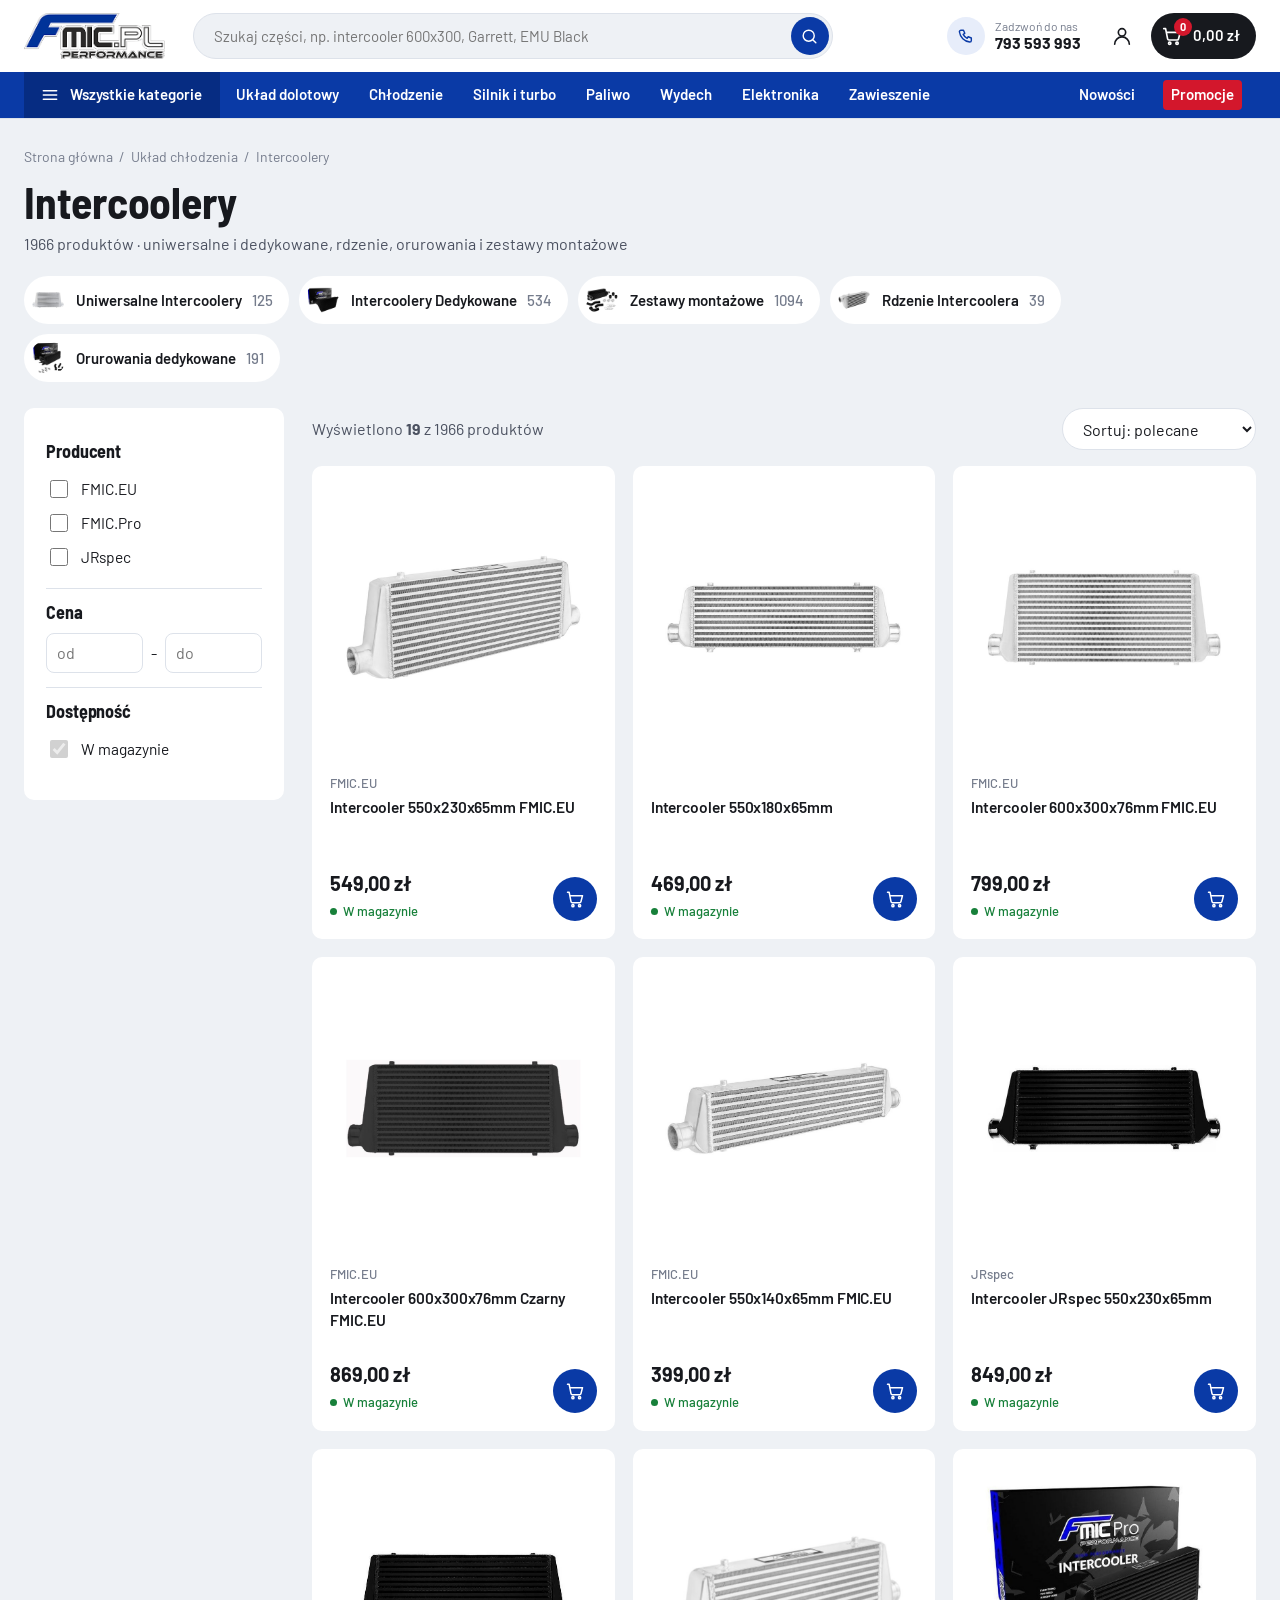
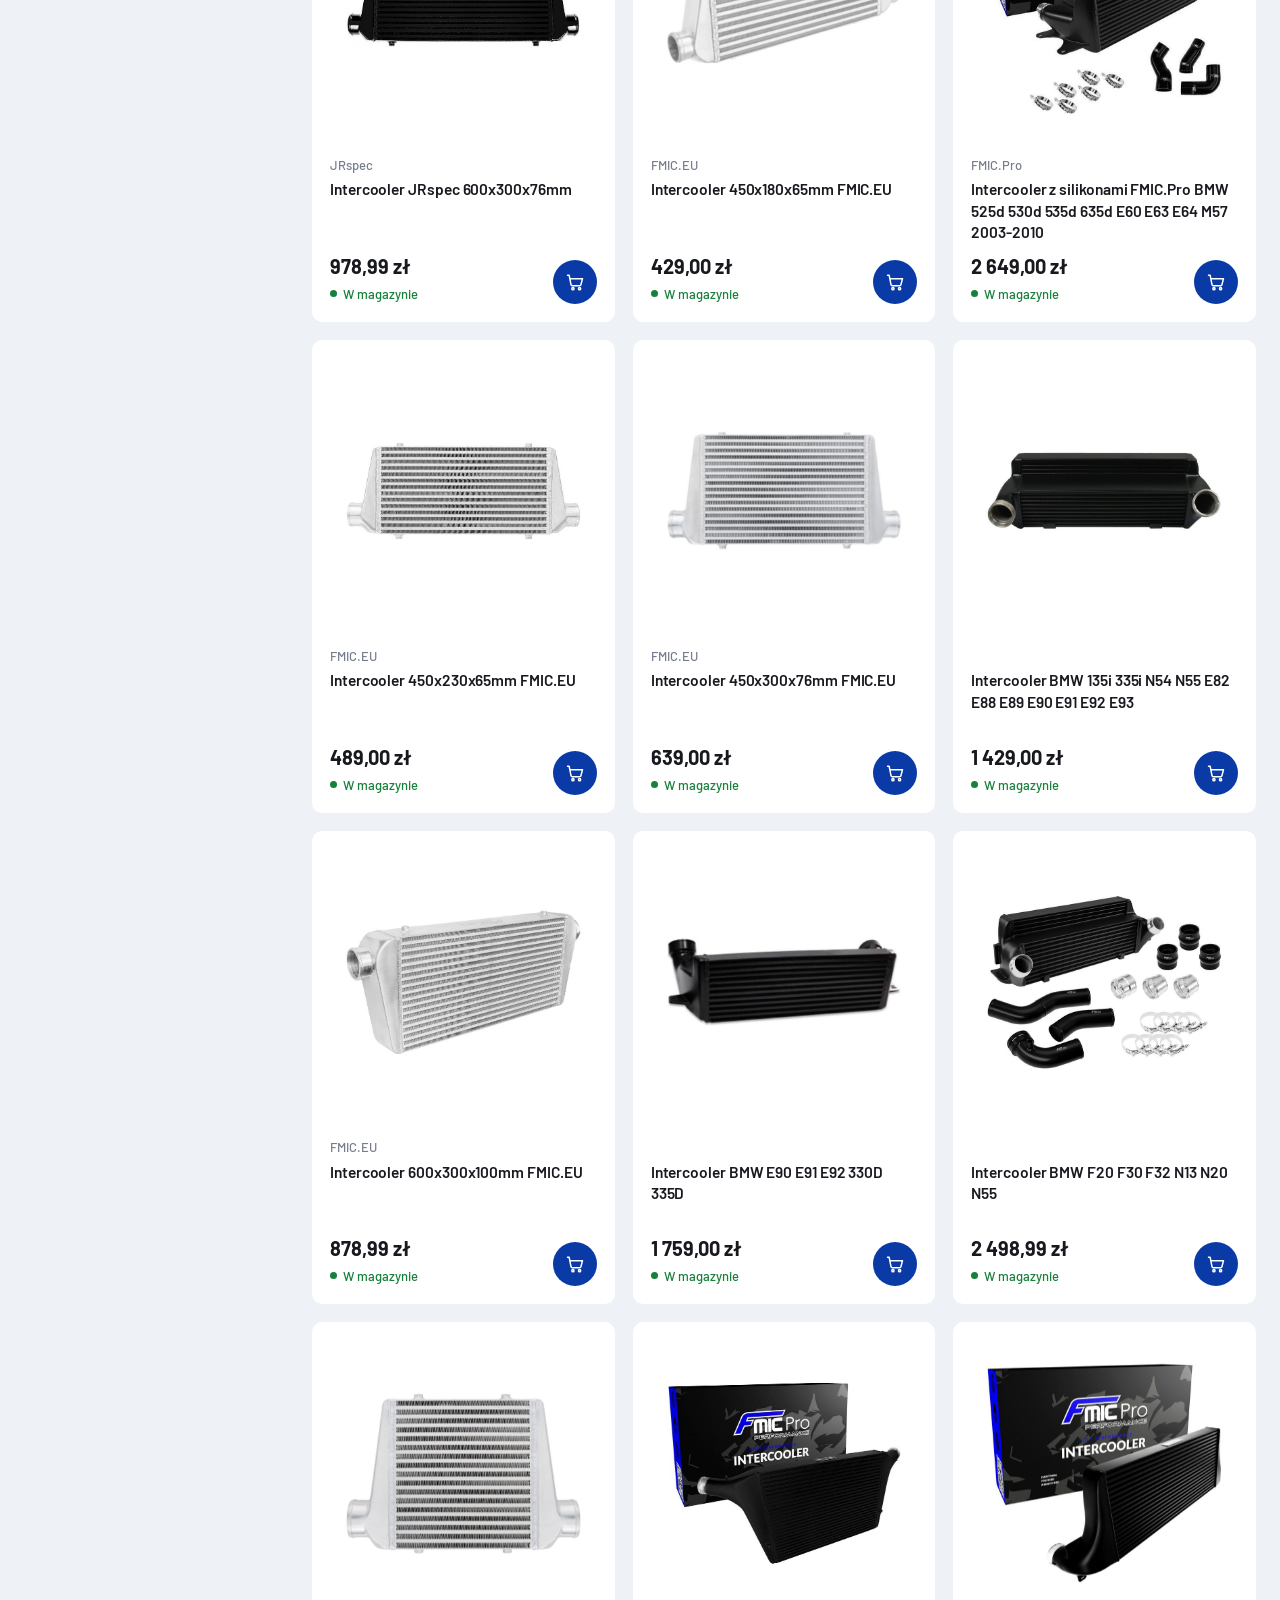
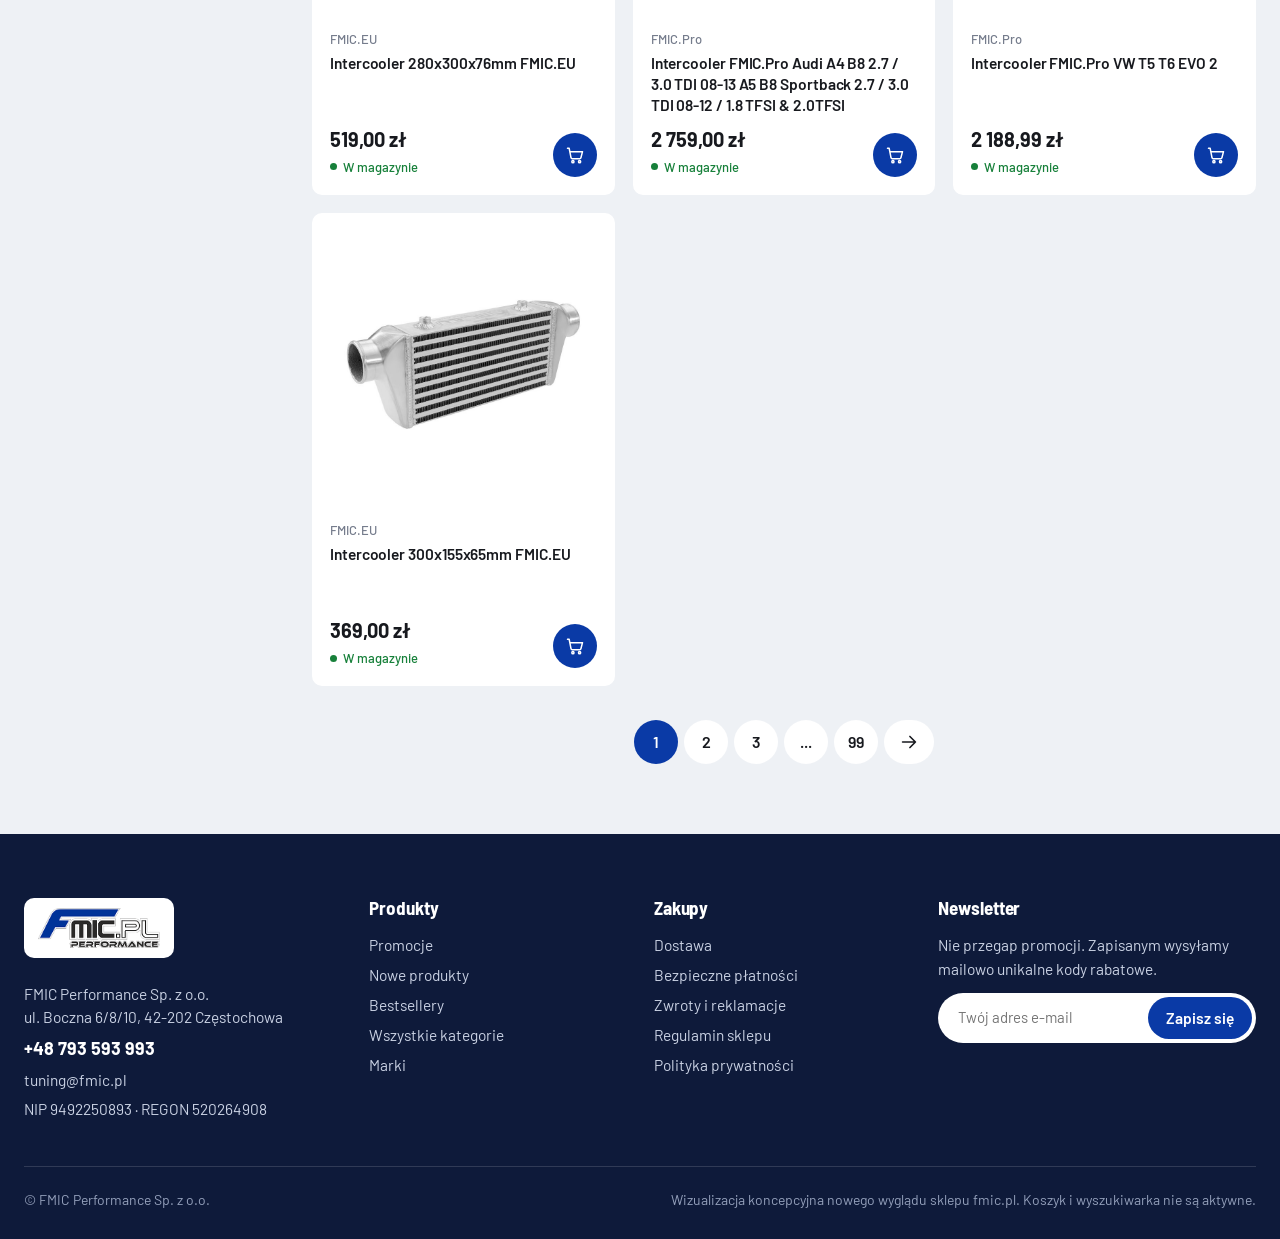
<file: kategoria.html>
<!doctype html>
<html lang="pl">
<head>
<meta charset="utf-8">
<meta name="viewport" content="width=device-width, initial-scale=1, viewport-fit=cover">
<meta name="robots" content="noindex, nofollow">
<title>Intercoolery - FMIC.PL sklep tuningowy</title>
<meta name="description" content="Intercoolery uniwersalne i dedykowane FMIC.EU, FMIC.Pro i JRspec. Wysyłka w 24 h, darmowa dostawa od 1000 zł.">
<meta name="theme-color" content="#ffffff">
<link rel="icon" href="img/favicon.png">
<link rel="preconnect" href="https://fonts.googleapis.com">
<link rel="preconnect" href="https://fonts.gstatic.com" crossorigin>
<link href="https://fonts.googleapis.com/css2?family=Barlow:wght@400;500;600;700&family=Barlow+Semi+Condensed:wght@600;700&display=swap" rel="stylesheet">
<link rel="stylesheet" href="style.css?v=3">
</head>
<body>
<!-- Wizualizacja koncepcyjna sklepu FMIC.PL. Produkty, ceny, opisy, zdjęcia, dane firmy, dostawa i płatności pochodzą z fmic.pl (stan 26.10.2026). Koszyk, wyszukiwarka i filtry są tylko elementem wyglądu. -->

<header class="top" id="top">
  <div class="wrap top-in">
    <button class="ikbtn hamb" type="button" aria-label="Kategorie i menu" aria-controls="panel" aria-expanded="false" data-otworz><svg class="i" viewBox="0 0 24 24" aria-hidden="true"><path d="M4 7h16M4 12h16M4 17h16"/></svg></button>
    <a class="logo" href="index.html" aria-label="FMIC.PL Performance - strona główna"><img src="img/logo.png" alt="FMIC.PL Performance" width="327" height="107"></a>
    <form class="szukaj" role="search" onsubmit="return false">
      <label class="sr" for="q">Szukaj w sklepie</label>
      <input id="q" type="search" placeholder="Szukaj części, np. intercooler 600x300, Garrett, EMU Black" autocomplete="off">
      <button type="submit" aria-label="Szukaj"><svg class="i" viewBox="0 0 24 24" aria-hidden="true"><circle cx="11" cy="11" r="7"/><path d="m20 20-3.6-3.6"/></svg></button>
    </form>
    <div class="akcje">
      <a class="tel" href="tel:+48793593993"><span class="ik"><svg class="i" viewBox="0 0 24 24" aria-hidden="true"><path d="M5 4h3.2l1.6 4-2 1.3a11 11 0 0 0 5 5l1.3-2 4 1.6V17a2 2 0 0 1-2 2A15 15 0 0 1 3 6a2 2 0 0 1 2-2z"/></svg></span><span><small>Zadzwoń do nas</small><b>793 593 993</b></span></a>
      <a class="ikbtn tel-ik" href="tel:+48793593993" aria-label="Zadzwoń: 793 593 993"><svg class="i" viewBox="0 0 24 24" aria-hidden="true"><path d="M5 4h3.2l1.6 4-2 1.3a11 11 0 0 0 5 5l1.3-2 4 1.6V17a2 2 0 0 1-2 2A15 15 0 0 1 3 6a2 2 0 0 1 2-2z"/></svg></a>
      <a class="ikbtn konto" href="#" aria-label="Moje konto"><svg class="i" viewBox="0 0 24 24" aria-hidden="true"><circle cx="12" cy="8" r="4"/><path d="M4 21a8 8 0 0 1 16 0"/></svg></a>
      <button class="koszyk" type="button" aria-label="Koszyk"><span class="ki"><svg class="i" viewBox="0 0 24 24" aria-hidden="true"><path d="M3 4h2l2.2 11.2a1.5 1.5 0 0 0 1.5 1.2h8.9a1.5 1.5 0 0 0 1.5-1.1L21 8H6.2"/><circle cx="9.5" cy="20" r="1.3"/><circle cx="17.5" cy="20" r="1.3"/></svg><em id="licz">0</em></span><span class="kw" id="kwota">0,00 zł</span></button>
    </div>
  </div>
  <nav class="nav" aria-label="Kategorie">
    <div class="wrap nav-in">
      <button class="wszystkie" type="button" aria-expanded="false" aria-controls="mega" data-mega><svg class="i" viewBox="0 0 24 24" aria-hidden="true"><path d="M4 7h16M4 12h16M4 17h16"/></svg>Wszystkie kategorie</button>
      <a href="kategoria.html">Układ dolotowy</a>
      <a href="kategoria.html">Chłodzenie</a>
      <a href="kategoria.html">Silnik i turbo</a>
      <a class="n-opt o1" href="kategoria.html">Paliwo</a>
      <a class="n-opt o1" href="kategoria.html">Wydech</a>
      <a class="n-opt o2" href="kategoria.html">Elektronika</a>
      <a class="n-opt o3" href="kategoria.html">Zawieszenie</a>
      <span class="prawo"><a class="n-opt o2" href="index.html#nowosci">Nowości</a><a class="promo" href="index.html#hotshot"><span>Promocje</span></a></span>
    </div>
  </nav>
  <div class="mega" id="mega"><div class="wrap mega-in"><div><h3><a href="kategoria.html">Układ dolotowy</a></h3><ul><li><a href="kategoria.html">Kolektory ssące</a></li><li><a href="kategoria.html">Przepustnice</a></li><li><a href="kategoria.html">MBC i akcesoria</a></li><li><a href="kategoria.html">Łączniki silikonowe</a></li><li><a href="kategoria.html">Intercooler</a></li><li><a href="kategoria.html">Filtry powietrza</a></li><li><a href="kategoria.html">Kolanka i rury aluminiowe</a></li></ul></div><div><h3><a href="kategoria.html">Układ chłodzenia</a></h3><ul><li><a href="kategoria.html">Chłodnice wody</a></li><li><a href="kategoria.html">Podstawki korki i termostaty oleju</a></li><li><a href="kategoria.html">Zbiorniczki płynu</a></li><li><a href="kategoria.html">Przewody silikonowe</a></li><li><a href="kategoria.html">Adaptery pod czujniki</a></li><li><a href="kategoria.html">Korki i termostaty wody</a></li><li><a href="kategoria.html">Magnetyczne korki spływu oleju</a></li></ul></div><div><h3><a href="kategoria.html">Silnik i turbo</a></h3><ul><li><a href="kategoria.html">Kute tłoki</a></li><li><a href="kategoria.html">Kute korbowody</a></li><li><a href="kategoria.html">Śruby i szpilki ARP</a></li><li><a href="kategoria.html">Panewki</a></li><li><a href="kategoria.html">Uszczelki głowicy i silnika</a></li><li><a href="kategoria.html">Koła pasowe</a></li><li><a href="kategoria.html">Kute wały i podpory wału</a></li></ul></div><div><h3><a href="kategoria.html">Układ paliwowy</a></h3><ul><li><a href="kategoria.html">Listwy paliwowe</a></li><li><a href="kategoria.html">Tłumiki pulsacji ciśnienia</a></li><li><a href="kategoria.html">Pozostałe</a></li><li><a href="kategoria.html">Pompy paliwa</a></li><li><a href="kategoria.html">Filtry paliwa</a></li><li><a href="kategoria.html">Wtryskiwacze</a></li><li><a href="kategoria.html">Regulatory ciśnienia paliwa</a></li></ul></div><div><h3><a href="kategoria.html">Układ wydechowy</a></h3><ul><li><a href="kategoria.html">Downpipe</a></li><li><a href="kategoria.html">V-Band</a></li><li><a href="kategoria.html">Obejmy i złącza</a></li><li><a href="kategoria.html">Przepustnica wydechu</a></li><li><a href="kategoria.html">Łączniki elastyczne wydechu</a></li><li><a href="kategoria.html">Flansze i uszczelki</a></li><li><a href="kategoria.html">X-Pipe i Y-Pipe</a></li></ul></div><div><h3><a href="kategoria.html">Elektronika</a></h3><ul><li><a href="kategoria.html">Urządzenia pomiarowe</a></li><li><a href="kategoria.html">Wtyczki</a></li><li><a href="kategoria.html">Akumulatory</a></li><li><a href="kategoria.html">Oświetlenie</a></li><li><a href="kategoria.html">Alternatory</a></li><li><a href="kategoria.html">SimRacing</a></li><li><a href="kategoria.html">Ecumaster</a></li></ul></div><div><h3><a href="kategoria.html">Napęd i zawieszenie</a></h3><ul><li><a href="kategoria.html">Zawieszenie gwintowane</a></li><li><a href="kategoria.html">Short shifter</a></li><li><a href="kategoria.html">Dyferencjały Winters</a></li><li><a href="kategoria.html">Elementy poliuretanowe</a></li><li><a href="kategoria.html">Amortyzatory i sprężyny</a></li><li><a href="kategoria.html">Stabilizatory</a></li><li><a href="kategoria.html">Rozpórki i usztywnienia</a></li></ul></div><div><h3><a href="kategoria.html">Hamulce i koła</a></h3><ul><li><a href="kategoria.html">Przewody hamulcowe HEL</a></li><li><a href="kategoria.html">Hydrauliczny ręczny</a></li><li><a href="kategoria.html">Pompy hamulcowe</a></li><li><a href="kategoria.html">Korektory siły hamowania</a></li><li><a href="kategoria.html">Zaciski hamulcowe</a></li><li><a href="kategoria.html">Klocki hamulcowe</a></li><li><a href="kategoria.html">Tarcze hamulcowe</a></li></ul></div><div><h3><a href="kategoria.html">Wyposażenie wnętrza</a></h3><ul><li><a href="kategoria.html">Pasy bezpieczeństwa</a></li><li><a href="kategoria.html">Kierownice, naby i rozpinki</a></li><li><a href="kategoria.html">Kołnierze</a></li><li><a href="kategoria.html">Gałki zmiany biegów</a></li><li><a href="kategoria.html">Włączniki i panele</a></li><li><a href="kategoria.html">Dywaniki Welurowe</a></li><li><a href="kategoria.html">Maty i koszyki akustyczne</a></li></ul></div><div><h3><a href="kategoria.html">Detailing</a></h3><ul><li><a href="kategoria.html">Metal i chrom</a></li><li><a href="kategoria.html">Chemia domowa</a></li><li><a href="kategoria.html">Pozostałe</a></li><li><a href="kategoria.html">Akcesoria</a></li><li><a href="kategoria.html">Mycie samochodu</a></li><li><a href="kategoria.html">Przygotowanie lakieru</a></li><li><a href="kategoria.html">Zabezpieczenie lakieru</a></li></ul></div><div><h3><a href="kategoria.html">Pozostałe</a></h3><ul><li><a href="kategoria.html">Bash bar</a></li><li><a href="kategoria.html">Air Jacks</a></li><li><a href="kategoria.html">Zapinki i podkładki</a></li><li><a href="kategoria.html">Upominki i gadżety</a></li><li><a href="kategoria.html">Bony upominkowe</a></li><li><a href="kategoria.html">Akcesoria warsztatowe</a></li><li><a href="kategoria.html">Części nadwozia</a></li></ul></div></div></div>
</header>
<div class="szukaj-tel">
  <form class="szukaj" role="search" onsubmit="return false">
    <label class="sr" for="q2">Szukaj w sklepie</label>
    <input id="q2" type="search" placeholder="Szukaj części lub marki" autocomplete="off">
    <button type="submit" aria-label="Szukaj"><svg class="i" viewBox="0 0 24 24" aria-hidden="true"><circle cx="11" cy="11" r="7"/><path d="m20 20-3.6-3.6"/></svg></button>
  </form>
</div>
<div class="panel" id="panel" aria-hidden="true">
  <div class="panel-in" role="dialog" aria-label="Kategorie">
    <div class="panel-head"><img src="img/logo.png" alt="FMIC.PL" width="327" height="107"><button class="ikbtn" type="button" aria-label="Zamknij" data-zamknij><svg class="i" viewBox="0 0 24 24" aria-hidden="true"><path d="M6 6l12 12M18 6 6 18"/></svg></button></div>
    <a class="kat" href="kategoria.html"><span class="kat-ph"><img src="img/g/dolot-4.jpg" alt="" width="44" height="44" loading="lazy"></span>Układ dolotowy</a><a class="kat" href="kategoria.html"><span class="kat-ph"><img src="img/p/ic-600x300.jpg" alt="" width="44" height="44" loading="lazy"></span>Układ chłodzenia</a><a class="kat" href="kategoria.html"><span class="kat-ph"><img src="img/p/ati-damper.jpg" alt="" width="44" height="44" loading="lazy"></span>Silnik i turbo</a><a class="kat" href="kategoria.html"><span class="kat-ph"><img src="img/p/walbro-450.jpg" alt="" width="44" height="44" loading="lazy"></span>Układ paliwowy</a><a class="kat" href="kategoria.html"><span class="kat-ph"><img src="img/p/vband-downpipe.jpg" alt="" width="44" height="44" loading="lazy"></span>Układ wydechowy</a><a class="kat" href="kategoria.html"><span class="kat-ph"><img src="img/p/emu-black.jpg" alt="" width="44" height="44" loading="lazy"></span>Elektronika</a><a class="kat" href="kategoria.html"><span class="kat-ph"><img src="img/p/wahacz-s13.jpg" alt="" width="44" height="44" loading="lazy"></span>Napęd i zawieszenie</a><a class="kat" href="kategoria.html"><span class="kat-ph"><img src="img/p/wilwood-gs.jpg" alt="" width="44" height="44" loading="lazy"></span>Hamulce i koła</a><a class="kat" href="kategoria.html"><span class="kat-ph"><img src="img/p/pasy-6p-czerwone.jpg" alt="" width="44" height="44" loading="lazy"></span>Wyposażenie wnętrza</a><a class="kat" href="kategoria.html"><span class="kat-ph"><img src="img/p/menzerna-1000.jpg" alt="" width="44" height="44" loading="lazy"></span>Detailing</a><a class="kat" href="kategoria.html"><span class="kat-ph"><img src="img/p/aerocatch-flush.jpg" alt="" width="44" height="44" loading="lazy"></span>Pozostałe</a>
    <div class="p-dod">
      <a href="index.html#nowosci"><b>Nowości</b></a>
      <a href="index.html#hotshot"><b>Promocje i Hot Shot</b></a>
      <a href="index.html#dostawa">Dostawa i płatności</a>
      <a href="index.html#kontakt">Kontakt</a>
      <a href="tel:+48793593993">+48 793 593 993</a>
      <a href="mailto:tuning@fmic.pl">tuning@fmic.pl</a>
    </div>
  </div>
</div>

<main>
<section class="kat-head">
  <div class="wrap">
    <nav class="okruszki" aria-label="Ścieżka"><a href="index.html">Strona główna</a>/<a href="kategoria.html">Układ chłodzenia</a>/<span>Intercoolery</span></nav>
    <h1>Intercoolery</h1>
    <p class="ile">1966 produktów · uniwersalne i dedykowane, rdzenie, orurowania i zestawy montażowe</p>
    <div class="podkat"><a href="kategoria.html"><img src="img/p/ic-450x300.jpg" alt="" width="36" height="36">Uniwersalne Intercoolery <span>125</span></a><a href="kategoria.html"><img src="img/p/ic-audi-b8.jpg" alt="" width="36" height="36">Intercoolery Dedykowane <span>534</span></a><a href="kategoria.html"><img src="img/p/ic-bmw-f20.jpg" alt="" width="36" height="36">Zestawy montażowe <span>1094</span></a><a href="kategoria.html"><img src="img/p/ic-300x155.jpg" alt="" width="36" height="36">Rdzenie Intercoolera <span>39</span></a><a href="kategoria.html"><img src="img/p/ic-bmw-e60.jpg" alt="" width="36" height="36">Orurowania dedykowane <span>191</span></a></div>
  </div>
</section>
<section class="kat-body">
  <div class="wrap kat-grid">
    <aside class="filtry" id="filtry" aria-label="Filtry">
      <div class="zamknij-f"><h3>Filtry</h3><button type="button" data-filtry-zamknij>Pokaż wyniki</button></div>
      <div class="gr">
        <h3>Producent</h3>
        <label><input type="checkbox" value="FMIC.EU" data-f> FMIC.EU</label>
        <label><input type="checkbox" value="FMIC.Pro" data-f> FMIC.Pro</label>
        <label><input type="checkbox" value="JRspec" data-f> JRspec</label>
      </div>
      <div class="gr">
        <h3>Cena</h3>
        <div class="zakres"><input type="number" inputmode="numeric" placeholder="od" aria-label="Cena od" data-od> - <input type="number" inputmode="numeric" placeholder="do" aria-label="Cena do" data-do></div>
      </div>
      <div class="gr">
        <h3>Dostępność</h3>
        <label><input type="checkbox" checked disabled> W magazynie</label>
      </div>
    </aside>
    <div>
      <div class="pasek-list">
        <span class="ile2">Wyświetlono <b id="ile">19</b> z 1966 produktów</span>
        <button class="btn btn-filtry" type="button" data-filtry><svg class="i" viewBox="0 0 24 24" aria-hidden="true"><path d="M4 6h16M7 12h10M10 18h4"/></svg>Filtry</button>
        <label class="sr" for="sort">Sortuj</label>
        <select id="sort"><option value="poz">Sortuj: polecane</option><option value="rosn">Cena: od najniższej</option><option value="mal">Cena: od najwyższej</option></select>
      </div>
      <div class="produkty k3" id="lista"><article class="karta" data-marka="FMIC.EU" data-cena="549.0"><a class="ph" href="produkt.html"><img src="img/p/ic-550x230.jpg" alt="Intercooler 550x230x65mm FMIC.EU" width="800" height="800"></a><div class="tx"><span class="marka">FMIC.EU</span><h3><a href="produkt.html">Intercooler 550x230x65mm FMIC.EU</a></h3><div class="dol"><div><div class="cena"><b>549,00 zł</b></div><span class="stan">W magazynie</span></div><button class="dodaj" type="button" aria-label="Dodaj do koszyka: Intercooler 550x230x65mm FMIC.EU" data-cena="549.0"><svg class="i" viewBox="0 0 24 24" aria-hidden="true"><path d="M3 4h2l2.2 11.2a1.5 1.5 0 0 0 1.5 1.2h8.9a1.5 1.5 0 0 0 1.5-1.1L21 8H6.2"/><circle cx="9.5" cy="20" r="1.3"/><circle cx="17.5" cy="20" r="1.3"/></svg></button></div></div></article><article class="karta" data-marka="" data-cena="469.0"><a class="ph" href="produkt.html"><img src="img/p/ic-550x180.jpg" alt="Intercooler 550x180x65mm" width="800" height="800"></a><div class="tx"><span class="marka">&nbsp;</span><h3><a href="produkt.html">Intercooler 550x180x65mm</a></h3><div class="dol"><div><div class="cena"><b>469,00 zł</b></div><span class="stan">W magazynie</span></div><button class="dodaj" type="button" aria-label="Dodaj do koszyka: Intercooler 550x180x65mm" data-cena="469.0"><svg class="i" viewBox="0 0 24 24" aria-hidden="true"><path d="M3 4h2l2.2 11.2a1.5 1.5 0 0 0 1.5 1.2h8.9a1.5 1.5 0 0 0 1.5-1.1L21 8H6.2"/><circle cx="9.5" cy="20" r="1.3"/><circle cx="17.5" cy="20" r="1.3"/></svg></button></div></div></article><article class="karta" data-marka="FMIC.EU" data-cena="799.0"><a class="ph" href="produkt.html"><img src="img/p/ic-600x300.jpg" alt="Intercooler 600x300x76mm FMIC.EU" width="800" height="800"></a><div class="tx"><span class="marka">FMIC.EU</span><h3><a href="produkt.html">Intercooler 600x300x76mm FMIC.EU</a></h3><div class="dol"><div><div class="cena"><b>799,00 zł</b></div><span class="stan">W magazynie</span></div><button class="dodaj" type="button" aria-label="Dodaj do koszyka: Intercooler 600x300x76mm FMIC.EU" data-cena="799.0"><svg class="i" viewBox="0 0 24 24" aria-hidden="true"><path d="M3 4h2l2.2 11.2a1.5 1.5 0 0 0 1.5 1.2h8.9a1.5 1.5 0 0 0 1.5-1.1L21 8H6.2"/><circle cx="9.5" cy="20" r="1.3"/><circle cx="17.5" cy="20" r="1.3"/></svg></button></div></div></article><article class="karta" data-marka="FMIC.EU" data-cena="869.0"><a class="ph" href="produkt.html"><img src="img/p/ic-600x300-black.jpg" alt="Intercooler 600x300x76mm Czarny FMIC.EU" width="800" height="800"></a><div class="tx"><span class="marka">FMIC.EU</span><h3><a href="produkt.html">Intercooler 600x300x76mm Czarny FMIC.EU</a></h3><div class="dol"><div><div class="cena"><b>869,00 zł</b></div><span class="stan">W magazynie</span></div><button class="dodaj" type="button" aria-label="Dodaj do koszyka: Intercooler 600x300x76mm Czarny FMIC.EU" data-cena="869.0"><svg class="i" viewBox="0 0 24 24" aria-hidden="true"><path d="M3 4h2l2.2 11.2a1.5 1.5 0 0 0 1.5 1.2h8.9a1.5 1.5 0 0 0 1.5-1.1L21 8H6.2"/><circle cx="9.5" cy="20" r="1.3"/><circle cx="17.5" cy="20" r="1.3"/></svg></button></div></div></article><article class="karta" data-marka="FMIC.EU" data-cena="399.0"><a class="ph" href="produkt.html"><img src="img/p/ic-550x140.jpg" alt="Intercooler 550x140x65mm FMIC.EU" width="800" height="800"></a><div class="tx"><span class="marka">FMIC.EU</span><h3><a href="produkt.html">Intercooler 550x140x65mm FMIC.EU</a></h3><div class="dol"><div><div class="cena"><b>399,00 zł</b></div><span class="stan">W magazynie</span></div><button class="dodaj" type="button" aria-label="Dodaj do koszyka: Intercooler 550x140x65mm FMIC.EU" data-cena="399.0"><svg class="i" viewBox="0 0 24 24" aria-hidden="true"><path d="M3 4h2l2.2 11.2a1.5 1.5 0 0 0 1.5 1.2h8.9a1.5 1.5 0 0 0 1.5-1.1L21 8H6.2"/><circle cx="9.5" cy="20" r="1.3"/><circle cx="17.5" cy="20" r="1.3"/></svg></button></div></div></article><article class="karta" data-marka="JRspec" data-cena="849.0"><a class="ph" href="produkt.html"><img src="img/p/ic-jr-550x230.jpg" alt="Intercooler JRspec 550x230x65mm" width="800" height="800"></a><div class="tx"><span class="marka">JRspec</span><h3><a href="produkt.html">Intercooler JRspec 550x230x65mm</a></h3><div class="dol"><div><div class="cena"><b>849,00 zł</b></div><span class="stan">W magazynie</span></div><button class="dodaj" type="button" aria-label="Dodaj do koszyka: Intercooler JRspec 550x230x65mm" data-cena="849.0"><svg class="i" viewBox="0 0 24 24" aria-hidden="true"><path d="M3 4h2l2.2 11.2a1.5 1.5 0 0 0 1.5 1.2h8.9a1.5 1.5 0 0 0 1.5-1.1L21 8H6.2"/><circle cx="9.5" cy="20" r="1.3"/><circle cx="17.5" cy="20" r="1.3"/></svg></button></div></div></article><article class="karta" data-marka="JRspec" data-cena="978.99"><a class="ph" href="produkt.html"><img src="img/p/ic-jr-600x300.jpg" alt="Intercooler JRspec 600x300x76mm" width="800" height="800" loading="lazy"></a><div class="tx"><span class="marka">JRspec</span><h3><a href="produkt.html">Intercooler JRspec 600x300x76mm</a></h3><div class="dol"><div><div class="cena"><b>978,99 zł</b></div><span class="stan">W magazynie</span></div><button class="dodaj" type="button" aria-label="Dodaj do koszyka: Intercooler JRspec 600x300x76mm" data-cena="978.99"><svg class="i" viewBox="0 0 24 24" aria-hidden="true"><path d="M3 4h2l2.2 11.2a1.5 1.5 0 0 0 1.5 1.2h8.9a1.5 1.5 0 0 0 1.5-1.1L21 8H6.2"/><circle cx="9.5" cy="20" r="1.3"/><circle cx="17.5" cy="20" r="1.3"/></svg></button></div></div></article><article class="karta" data-marka="FMIC.EU" data-cena="429.0"><a class="ph" href="produkt.html"><img src="img/p/ic-450x180.jpg" alt="Intercooler 450x180x65mm FMIC.EU" width="800" height="800" loading="lazy"></a><div class="tx"><span class="marka">FMIC.EU</span><h3><a href="produkt.html">Intercooler 450x180x65mm FMIC.EU</a></h3><div class="dol"><div><div class="cena"><b>429,00 zł</b></div><span class="stan">W magazynie</span></div><button class="dodaj" type="button" aria-label="Dodaj do koszyka: Intercooler 450x180x65mm FMIC.EU" data-cena="429.0"><svg class="i" viewBox="0 0 24 24" aria-hidden="true"><path d="M3 4h2l2.2 11.2a1.5 1.5 0 0 0 1.5 1.2h8.9a1.5 1.5 0 0 0 1.5-1.1L21 8H6.2"/><circle cx="9.5" cy="20" r="1.3"/><circle cx="17.5" cy="20" r="1.3"/></svg></button></div></div></article><article class="karta" data-marka="FMIC.Pro" data-cena="2649.0"><a class="ph" href="produkt.html"><img src="img/p/ic-bmw-e60.jpg" alt="Intercooler z silikonami FMIC.Pro BMW 525d 530d 535d 635d E60 E63 E64 M57 2003-2010" width="800" height="800" loading="lazy"></a><div class="tx"><span class="marka">FMIC.Pro</span><h3><a href="produkt.html">Intercooler z silikonami FMIC.Pro BMW 525d 530d 535d 635d E60 E63 E64 M57 2003-2010</a></h3><div class="dol"><div><div class="cena"><b>2 649,00 zł</b></div><span class="stan">W magazynie</span></div><button class="dodaj" type="button" aria-label="Dodaj do koszyka: Intercooler z silikonami FMIC.Pro BMW 525d 530d 535d 635d E60 E63 E64 M57 2003-2010" data-cena="2649.0"><svg class="i" viewBox="0 0 24 24" aria-hidden="true"><path d="M3 4h2l2.2 11.2a1.5 1.5 0 0 0 1.5 1.2h8.9a1.5 1.5 0 0 0 1.5-1.1L21 8H6.2"/><circle cx="9.5" cy="20" r="1.3"/><circle cx="17.5" cy="20" r="1.3"/></svg></button></div></div></article><article class="karta" data-marka="FMIC.EU" data-cena="489.0"><a class="ph" href="produkt.html"><img src="img/p/ic-450x230.jpg" alt="Intercooler 450x230x65mm FMIC.EU" width="800" height="800" loading="lazy"></a><div class="tx"><span class="marka">FMIC.EU</span><h3><a href="produkt.html">Intercooler 450x230x65mm FMIC.EU</a></h3><div class="dol"><div><div class="cena"><b>489,00 zł</b></div><span class="stan">W magazynie</span></div><button class="dodaj" type="button" aria-label="Dodaj do koszyka: Intercooler 450x230x65mm FMIC.EU" data-cena="489.0"><svg class="i" viewBox="0 0 24 24" aria-hidden="true"><path d="M3 4h2l2.2 11.2a1.5 1.5 0 0 0 1.5 1.2h8.9a1.5 1.5 0 0 0 1.5-1.1L21 8H6.2"/><circle cx="9.5" cy="20" r="1.3"/><circle cx="17.5" cy="20" r="1.3"/></svg></button></div></div></article><article class="karta" data-marka="FMIC.EU" data-cena="639.0"><a class="ph" href="produkt.html"><img src="img/p/ic-450x300.jpg" alt="Intercooler 450x300x76mm FMIC.EU" width="800" height="800" loading="lazy"></a><div class="tx"><span class="marka">FMIC.EU</span><h3><a href="produkt.html">Intercooler 450x300x76mm FMIC.EU</a></h3><div class="dol"><div><div class="cena"><b>639,00 zł</b></div><span class="stan">W magazynie</span></div><button class="dodaj" type="button" aria-label="Dodaj do koszyka: Intercooler 450x300x76mm FMIC.EU" data-cena="639.0"><svg class="i" viewBox="0 0 24 24" aria-hidden="true"><path d="M3 4h2l2.2 11.2a1.5 1.5 0 0 0 1.5 1.2h8.9a1.5 1.5 0 0 0 1.5-1.1L21 8H6.2"/><circle cx="9.5" cy="20" r="1.3"/><circle cx="17.5" cy="20" r="1.3"/></svg></button></div></div></article><article class="karta" data-marka="" data-cena="1429.0"><a class="ph" href="produkt.html"><img src="img/p/ic-bmw-n54.jpg" alt="Intercooler BMW 135i 335i N54 N55 E82 E88 E89 E90 E91 E92 E93" width="800" height="800" loading="lazy"></a><div class="tx"><span class="marka">&nbsp;</span><h3><a href="produkt.html">Intercooler BMW 135i 335i N54 N55 E82 E88 E89 E90 E91 E92 E93</a></h3><div class="dol"><div><div class="cena"><b>1 429,00 zł</b></div><span class="stan">W magazynie</span></div><button class="dodaj" type="button" aria-label="Dodaj do koszyka: Intercooler BMW 135i 335i N54 N55 E82 E88 E89 E90 E91 E92 E93" data-cena="1429.0"><svg class="i" viewBox="0 0 24 24" aria-hidden="true"><path d="M3 4h2l2.2 11.2a1.5 1.5 0 0 0 1.5 1.2h8.9a1.5 1.5 0 0 0 1.5-1.1L21 8H6.2"/><circle cx="9.5" cy="20" r="1.3"/><circle cx="17.5" cy="20" r="1.3"/></svg></button></div></div></article><article class="karta" data-marka="FMIC.EU" data-cena="878.99"><a class="ph" href="produkt.html"><img src="img/p/ic-600x300x100.jpg" alt="Intercooler 600x300x100mm FMIC.EU" width="800" height="800" loading="lazy"></a><div class="tx"><span class="marka">FMIC.EU</span><h3><a href="produkt.html">Intercooler 600x300x100mm FMIC.EU</a></h3><div class="dol"><div><div class="cena"><b>878,99 zł</b></div><span class="stan">W magazynie</span></div><button class="dodaj" type="button" aria-label="Dodaj do koszyka: Intercooler 600x300x100mm FMIC.EU" data-cena="878.99"><svg class="i" viewBox="0 0 24 24" aria-hidden="true"><path d="M3 4h2l2.2 11.2a1.5 1.5 0 0 0 1.5 1.2h8.9a1.5 1.5 0 0 0 1.5-1.1L21 8H6.2"/><circle cx="9.5" cy="20" r="1.3"/><circle cx="17.5" cy="20" r="1.3"/></svg></button></div></div></article><article class="karta" data-marka="" data-cena="1759.0"><a class="ph" href="produkt.html"><img src="img/p/ic-bmw-e90d.jpg" alt="Intercooler BMW E90 E91 E92 330D 335D" width="800" height="800" loading="lazy"></a><div class="tx"><span class="marka">&nbsp;</span><h3><a href="produkt.html">Intercooler BMW E90 E91 E92 330D 335D</a></h3><div class="dol"><div><div class="cena"><b>1 759,00 zł</b></div><span class="stan">W magazynie</span></div><button class="dodaj" type="button" aria-label="Dodaj do koszyka: Intercooler BMW E90 E91 E92 330D 335D" data-cena="1759.0"><svg class="i" viewBox="0 0 24 24" aria-hidden="true"><path d="M3 4h2l2.2 11.2a1.5 1.5 0 0 0 1.5 1.2h8.9a1.5 1.5 0 0 0 1.5-1.1L21 8H6.2"/><circle cx="9.5" cy="20" r="1.3"/><circle cx="17.5" cy="20" r="1.3"/></svg></button></div></div></article><article class="karta" data-marka="" data-cena="2498.99"><a class="ph" href="produkt.html"><img src="img/p/ic-bmw-f20.jpg" alt="Intercooler BMW F20 F30 F32 N13 N20 N55" width="800" height="800" loading="lazy"></a><div class="tx"><span class="marka">&nbsp;</span><h3><a href="produkt.html">Intercooler BMW F20 F30 F32 N13 N20 N55</a></h3><div class="dol"><div><div class="cena"><b>2 498,99 zł</b></div><span class="stan">W magazynie</span></div><button class="dodaj" type="button" aria-label="Dodaj do koszyka: Intercooler BMW F20 F30 F32 N13 N20 N55" data-cena="2498.99"><svg class="i" viewBox="0 0 24 24" aria-hidden="true"><path d="M3 4h2l2.2 11.2a1.5 1.5 0 0 0 1.5 1.2h8.9a1.5 1.5 0 0 0 1.5-1.1L21 8H6.2"/><circle cx="9.5" cy="20" r="1.3"/><circle cx="17.5" cy="20" r="1.3"/></svg></button></div></div></article><article class="karta" data-marka="FMIC.EU" data-cena="519.0"><a class="ph" href="produkt.html"><img src="img/p/ic-280x300.jpg" alt="Intercooler 280x300x76mm FMIC.EU" width="800" height="800" loading="lazy"></a><div class="tx"><span class="marka">FMIC.EU</span><h3><a href="produkt.html">Intercooler 280x300x76mm FMIC.EU</a></h3><div class="dol"><div><div class="cena"><b>519,00 zł</b></div><span class="stan">W magazynie</span></div><button class="dodaj" type="button" aria-label="Dodaj do koszyka: Intercooler 280x300x76mm FMIC.EU" data-cena="519.0"><svg class="i" viewBox="0 0 24 24" aria-hidden="true"><path d="M3 4h2l2.2 11.2a1.5 1.5 0 0 0 1.5 1.2h8.9a1.5 1.5 0 0 0 1.5-1.1L21 8H6.2"/><circle cx="9.5" cy="20" r="1.3"/><circle cx="17.5" cy="20" r="1.3"/></svg></button></div></div></article><article class="karta" data-marka="FMIC.Pro" data-cena="2759.0"><a class="ph" href="produkt.html"><img src="img/p/ic-audi-b8.jpg" alt="Intercooler FMIC.Pro Audi A4 B8 2.7 / 3.0 TDI 08-13 A5 B8 Sportback 2.7 / 3.0 TDI 08-12 / 1.8 TFSI &amp; 2.0TFSI" width="800" height="800" loading="lazy"></a><div class="tx"><span class="marka">FMIC.Pro</span><h3><a href="produkt.html">Intercooler FMIC.Pro Audi A4 B8 2.7 / 3.0 TDI 08-13 A5 B8 Sportback 2.7 / 3.0 TDI 08-12 / 1.8 TFSI &amp; 2.0TFSI</a></h3><div class="dol"><div><div class="cena"><b>2 759,00 zł</b></div><span class="stan">W magazynie</span></div><button class="dodaj" type="button" aria-label="Dodaj do koszyka: Intercooler FMIC.Pro Audi A4 B8 2.7 / 3.0 TDI 08-13 A5 B8 Sportback 2.7 / 3.0 TDI 08-12 / 1.8 TFSI &amp; 2.0TFSI" data-cena="2759.0"><svg class="i" viewBox="0 0 24 24" aria-hidden="true"><path d="M3 4h2l2.2 11.2a1.5 1.5 0 0 0 1.5 1.2h8.9a1.5 1.5 0 0 0 1.5-1.1L21 8H6.2"/><circle cx="9.5" cy="20" r="1.3"/><circle cx="17.5" cy="20" r="1.3"/></svg></button></div></div></article><article class="karta" data-marka="FMIC.Pro" data-cena="2188.99"><a class="ph" href="produkt.html"><img src="img/p/ic-vw-t5.jpg" alt="Intercooler FMIC.Pro VW T5 T6 EVO 2" width="800" height="800" loading="lazy"></a><div class="tx"><span class="marka">FMIC.Pro</span><h3><a href="produkt.html">Intercooler FMIC.Pro VW T5 T6 EVO 2</a></h3><div class="dol"><div><div class="cena"><b>2 188,99 zł</b></div><span class="stan">W magazynie</span></div><button class="dodaj" type="button" aria-label="Dodaj do koszyka: Intercooler FMIC.Pro VW T5 T6 EVO 2" data-cena="2188.99"><svg class="i" viewBox="0 0 24 24" aria-hidden="true"><path d="M3 4h2l2.2 11.2a1.5 1.5 0 0 0 1.5 1.2h8.9a1.5 1.5 0 0 0 1.5-1.1L21 8H6.2"/><circle cx="9.5" cy="20" r="1.3"/><circle cx="17.5" cy="20" r="1.3"/></svg></button></div></div></article><article class="karta" data-marka="FMIC.EU" data-cena="369.0"><a class="ph" href="produkt.html"><img src="img/p/ic-300x155.jpg" alt="Intercooler 300x155x65mm FMIC.EU" width="800" height="800" loading="lazy"></a><div class="tx"><span class="marka">FMIC.EU</span><h3><a href="produkt.html">Intercooler 300x155x65mm FMIC.EU</a></h3><div class="dol"><div><div class="cena"><b>369,00 zł</b></div><span class="stan">W magazynie</span></div><button class="dodaj" type="button" aria-label="Dodaj do koszyka: Intercooler 300x155x65mm FMIC.EU" data-cena="369.0"><svg class="i" viewBox="0 0 24 24" aria-hidden="true"><path d="M3 4h2l2.2 11.2a1.5 1.5 0 0 0 1.5 1.2h8.9a1.5 1.5 0 0 0 1.5-1.1L21 8H6.2"/><circle cx="9.5" cy="20" r="1.3"/><circle cx="17.5" cy="20" r="1.3"/></svg></button></div></div></article><p class="pusto" hidden>Brak produktów dla wybranych filtrów.</p></div>
      <nav class="strony" aria-label="Strony"><a class="akt" href="#">1</a><a href="#">2</a><a href="#">3</a><span>...</span><a href="#">99</a><a href="#" aria-label="Następna strona"><svg class="i" viewBox="0 0 24 24" aria-hidden="true"><path d="M5 12h14M13 6l6 6-6 6"/></svg></a></nav>
    </div>
  </div>
</section>
</main>

<footer class="stopka" id="kontakt">
  <div class="wrap">
    <div class="st-grid">
      <div>
        <a class="st-logo" href="index.html"><img src="img/logo.png" alt="FMIC.PL Performance" width="327" height="107" loading="lazy"></a>
        <div class="kont">
          <span>FMIC Performance Sp. z o.o.<br>ul. Boczna 6/8/10, 42-202 Częstochowa</span>
          <a href="tel:+48793593993"><b>+48 793 593 993</b></a>
          <a href="mailto:tuning@fmic.pl">tuning@fmic.pl</a>
          <span>NIP 9492250893 · REGON 520264908</span>
        </div>
      </div>
      <div>
        <h3>Produkty</h3>
        <ul><li><a href="index.html#hotshot">Promocje</a></li><li><a href="index.html#nowosci">Nowe produkty</a></li><li><a href="index.html#bestsellery">Bestsellery</a></li><li><a href="index.html#kategorie">Wszystkie kategorie</a></li><li><a href="index.html#marki">Marki</a></li></ul>
      </div>
      <div>
        <h3>Zakupy</h3>
        <ul><li><a href="index.html#dostawa">Dostawa</a></li><li><a href="index.html#dostawa">Bezpieczne płatności</a></li><li><a href="index.html#dostawa">Zwroty i reklamacje</a></li><li><a href="#">Regulamin sklepu</a></li><li><a href="#">Polityka prywatności</a></li></ul>
      </div>
      <div>
        <h3>Newsletter</h3>
        <p>Nie przegap promocji. Zapisanym wysyłamy mailowo unikalne kody rabatowe.</p>
        <form class="news" onsubmit="return false" data-news><label class="sr" for="nm">Adres e-mail</label><input id="nm" type="email" placeholder="Twój adres e-mail" required><button type="submit">Zapisz się</button></form>
        <p class="news-msg" aria-live="polite"></p>
      </div>
    </div>
    <div class="st-dol"><span>© FMIC Performance Sp. z o.o.</span><span>Wizualizacja koncepcyjna nowego wyglądu sklepu fmic.pl. Koszyk i wyszukiwarka nie są aktywne.</span></div>
  </div>
</footer>
<div class="mob" id="mob" aria-hidden="true">
  <a class="m-tel" href="tel:+48793593993" tabindex="-1"><svg class="i" viewBox="0 0 24 24" aria-hidden="true"><path d="M5 4h3.2l1.6 4-2 1.3a11 11 0 0 0 5 5l1.3-2 4 1.6V17a2 2 0 0 1-2 2A15 15 0 0 1 3 6a2 2 0 0 1 2-2z"/></svg>Zadzwoń</a>
  <a class="m-cta" href="#" data-otworz tabindex="-1"><svg class="i" viewBox="0 0 24 24" aria-hidden="true"><path d="M4 7h16M4 12h16M4 17h16"/></svg>Kategorie</a>
</div>
<div class="toast" id="toast" role="status" aria-live="polite"><svg class="i" viewBox="0 0 24 24" aria-hidden="true"><path d="m5 12 4.5 4.5L19 7"/></svg><span>Dodano do koszyka</span></div>
<script src="app.js?v=3"></script>
</body>
</html>
</file>
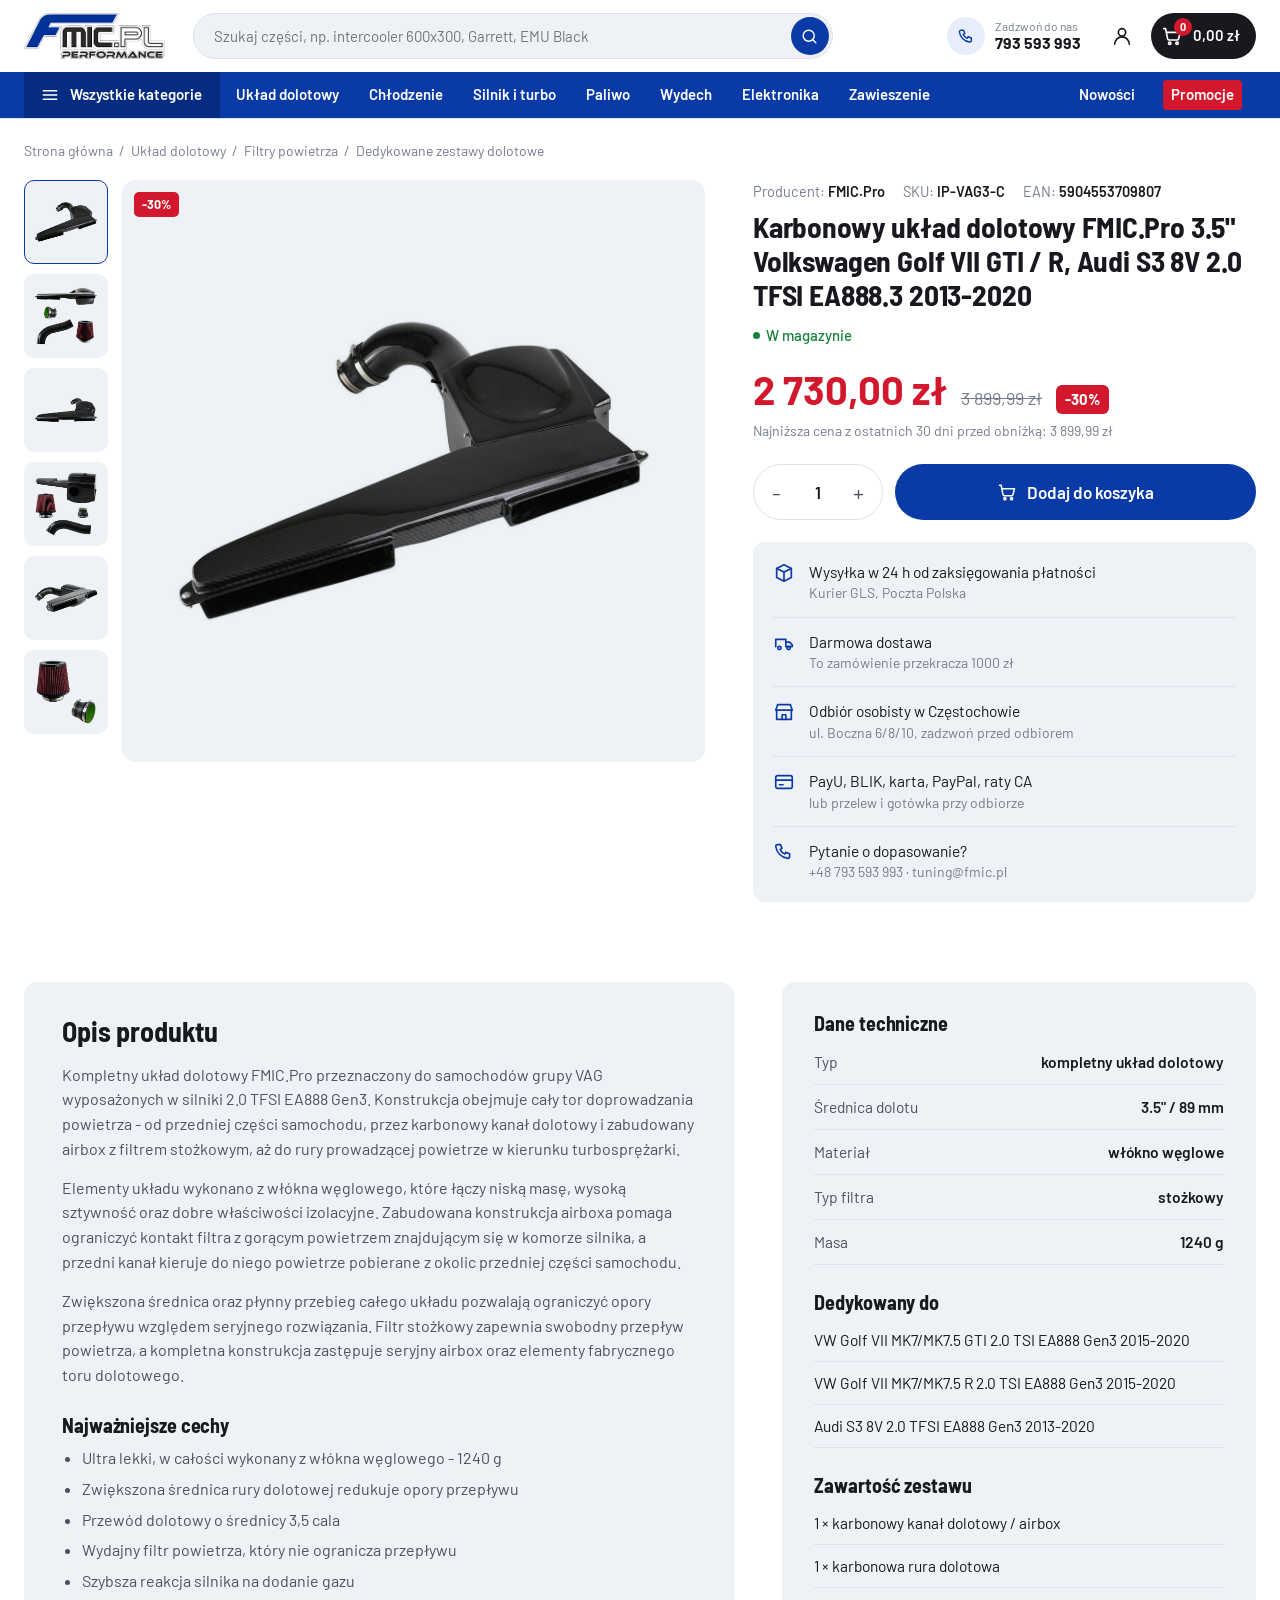
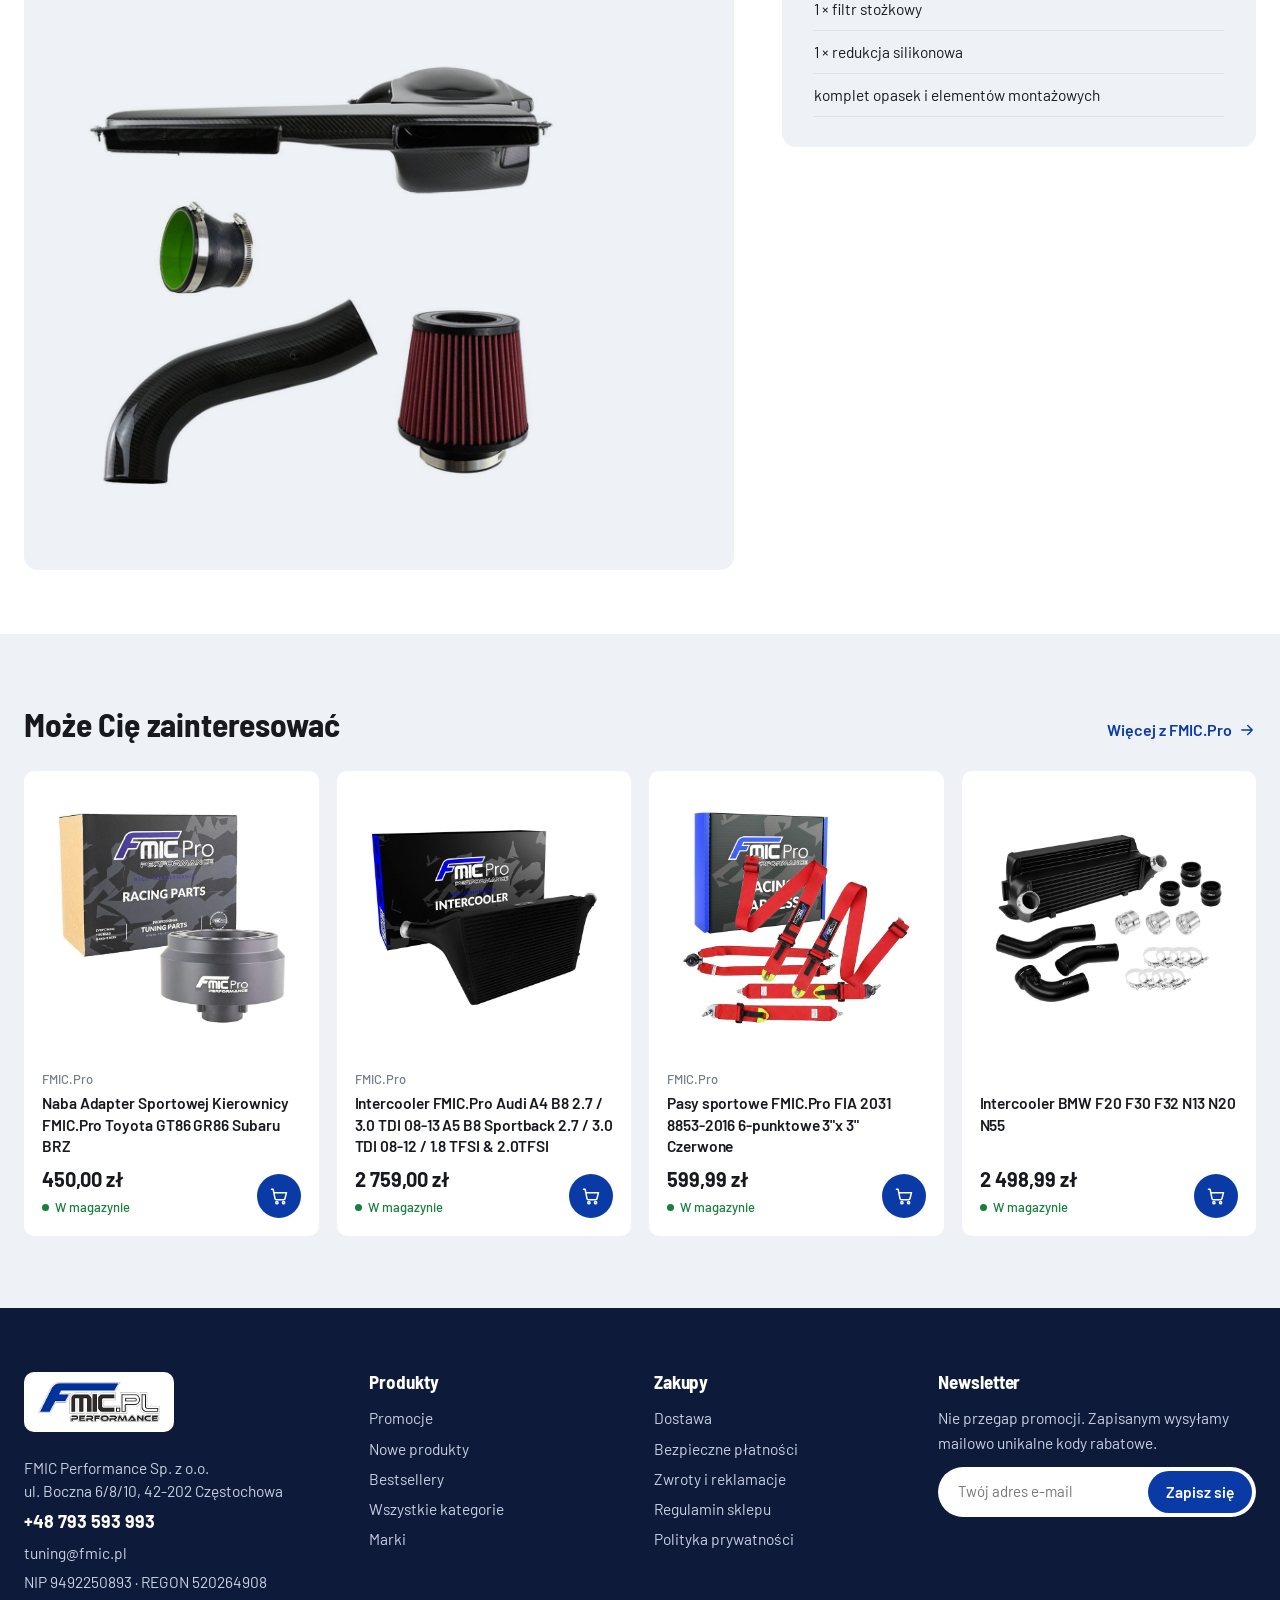
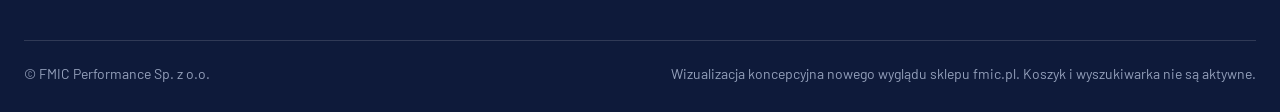
<file: produkt.html>
<!doctype html>
<html lang="pl">
<head>
<meta charset="utf-8">
<meta name="viewport" content="width=device-width, initial-scale=1, viewport-fit=cover">
<meta name="robots" content="noindex, nofollow">
<title>Karbonowy układ dolotowy FMIC.Pro VW Golf VII GTI R, Audi S3 8V - FMIC.PL</title>
<meta name="description" content="Kompletny karbonowy układ dolotowy FMIC.Pro 3.5&quot; do VW Golf VII GTI i R oraz Audi S3 8V 2.0 TFSI EA888 Gen3. 2 730,00 zł, w magazynie.">
<meta name="theme-color" content="#ffffff">
<link rel="icon" href="img/favicon.png">
<link rel="preconnect" href="https://fonts.googleapis.com">
<link rel="preconnect" href="https://fonts.gstatic.com" crossorigin>
<link href="https://fonts.googleapis.com/css2?family=Barlow:wght@400;500;600;700&family=Barlow+Semi+Condensed:wght@600;700&display=swap" rel="stylesheet">
<link rel="stylesheet" href="style.css?v=3">
<link rel="preload" as="image" href="img/g/dolot-1.jpg">
</head>
<body>
<!-- Wizualizacja koncepcyjna sklepu FMIC.PL. Produkty, ceny, opisy, zdjęcia, dane firmy, dostawa i płatności pochodzą z fmic.pl (stan 26.10.2026). Koszyk, wyszukiwarka i filtry są tylko elementem wyglądu. -->

<header class="top" id="top">
  <div class="wrap top-in">
    <button class="ikbtn hamb" type="button" aria-label="Kategorie i menu" aria-controls="panel" aria-expanded="false" data-otworz><svg class="i" viewBox="0 0 24 24" aria-hidden="true"><path d="M4 7h16M4 12h16M4 17h16"/></svg></button>
    <a class="logo" href="index.html" aria-label="FMIC.PL Performance - strona główna"><img src="img/logo.png" alt="FMIC.PL Performance" width="327" height="107"></a>
    <form class="szukaj" role="search" onsubmit="return false">
      <label class="sr" for="q">Szukaj w sklepie</label>
      <input id="q" type="search" placeholder="Szukaj części, np. intercooler 600x300, Garrett, EMU Black" autocomplete="off">
      <button type="submit" aria-label="Szukaj"><svg class="i" viewBox="0 0 24 24" aria-hidden="true"><circle cx="11" cy="11" r="7"/><path d="m20 20-3.6-3.6"/></svg></button>
    </form>
    <div class="akcje">
      <a class="tel" href="tel:+48793593993"><span class="ik"><svg class="i" viewBox="0 0 24 24" aria-hidden="true"><path d="M5 4h3.2l1.6 4-2 1.3a11 11 0 0 0 5 5l1.3-2 4 1.6V17a2 2 0 0 1-2 2A15 15 0 0 1 3 6a2 2 0 0 1 2-2z"/></svg></span><span><small>Zadzwoń do nas</small><b>793 593 993</b></span></a>
      <a class="ikbtn tel-ik" href="tel:+48793593993" aria-label="Zadzwoń: 793 593 993"><svg class="i" viewBox="0 0 24 24" aria-hidden="true"><path d="M5 4h3.2l1.6 4-2 1.3a11 11 0 0 0 5 5l1.3-2 4 1.6V17a2 2 0 0 1-2 2A15 15 0 0 1 3 6a2 2 0 0 1 2-2z"/></svg></a>
      <a class="ikbtn konto" href="#" aria-label="Moje konto"><svg class="i" viewBox="0 0 24 24" aria-hidden="true"><circle cx="12" cy="8" r="4"/><path d="M4 21a8 8 0 0 1 16 0"/></svg></a>
      <button class="koszyk" type="button" aria-label="Koszyk"><span class="ki"><svg class="i" viewBox="0 0 24 24" aria-hidden="true"><path d="M3 4h2l2.2 11.2a1.5 1.5 0 0 0 1.5 1.2h8.9a1.5 1.5 0 0 0 1.5-1.1L21 8H6.2"/><circle cx="9.5" cy="20" r="1.3"/><circle cx="17.5" cy="20" r="1.3"/></svg><em id="licz">0</em></span><span class="kw" id="kwota">0,00 zł</span></button>
    </div>
  </div>
  <nav class="nav" aria-label="Kategorie">
    <div class="wrap nav-in">
      <button class="wszystkie" type="button" aria-expanded="false" aria-controls="mega" data-mega><svg class="i" viewBox="0 0 24 24" aria-hidden="true"><path d="M4 7h16M4 12h16M4 17h16"/></svg>Wszystkie kategorie</button>
      <a href="kategoria.html">Układ dolotowy</a>
      <a href="kategoria.html">Chłodzenie</a>
      <a href="kategoria.html">Silnik i turbo</a>
      <a class="n-opt o1" href="kategoria.html">Paliwo</a>
      <a class="n-opt o1" href="kategoria.html">Wydech</a>
      <a class="n-opt o2" href="kategoria.html">Elektronika</a>
      <a class="n-opt o3" href="kategoria.html">Zawieszenie</a>
      <span class="prawo"><a class="n-opt o2" href="index.html#nowosci">Nowości</a><a class="promo" href="index.html#hotshot"><span>Promocje</span></a></span>
    </div>
  </nav>
  <div class="mega" id="mega"><div class="wrap mega-in"><div><h3><a href="kategoria.html">Układ dolotowy</a></h3><ul><li><a href="kategoria.html">Kolektory ssące</a></li><li><a href="kategoria.html">Przepustnice</a></li><li><a href="kategoria.html">MBC i akcesoria</a></li><li><a href="kategoria.html">Łączniki silikonowe</a></li><li><a href="kategoria.html">Intercooler</a></li><li><a href="kategoria.html">Filtry powietrza</a></li><li><a href="kategoria.html">Kolanka i rury aluminiowe</a></li></ul></div><div><h3><a href="kategoria.html">Układ chłodzenia</a></h3><ul><li><a href="kategoria.html">Chłodnice wody</a></li><li><a href="kategoria.html">Podstawki korki i termostaty oleju</a></li><li><a href="kategoria.html">Zbiorniczki płynu</a></li><li><a href="kategoria.html">Przewody silikonowe</a></li><li><a href="kategoria.html">Adaptery pod czujniki</a></li><li><a href="kategoria.html">Korki i termostaty wody</a></li><li><a href="kategoria.html">Magnetyczne korki spływu oleju</a></li></ul></div><div><h3><a href="kategoria.html">Silnik i turbo</a></h3><ul><li><a href="kategoria.html">Kute tłoki</a></li><li><a href="kategoria.html">Kute korbowody</a></li><li><a href="kategoria.html">Śruby i szpilki ARP</a></li><li><a href="kategoria.html">Panewki</a></li><li><a href="kategoria.html">Uszczelki głowicy i silnika</a></li><li><a href="kategoria.html">Koła pasowe</a></li><li><a href="kategoria.html">Kute wały i podpory wału</a></li></ul></div><div><h3><a href="kategoria.html">Układ paliwowy</a></h3><ul><li><a href="kategoria.html">Listwy paliwowe</a></li><li><a href="kategoria.html">Tłumiki pulsacji ciśnienia</a></li><li><a href="kategoria.html">Pozostałe</a></li><li><a href="kategoria.html">Pompy paliwa</a></li><li><a href="kategoria.html">Filtry paliwa</a></li><li><a href="kategoria.html">Wtryskiwacze</a></li><li><a href="kategoria.html">Regulatory ciśnienia paliwa</a></li></ul></div><div><h3><a href="kategoria.html">Układ wydechowy</a></h3><ul><li><a href="kategoria.html">Downpipe</a></li><li><a href="kategoria.html">V-Band</a></li><li><a href="kategoria.html">Obejmy i złącza</a></li><li><a href="kategoria.html">Przepustnica wydechu</a></li><li><a href="kategoria.html">Łączniki elastyczne wydechu</a></li><li><a href="kategoria.html">Flansze i uszczelki</a></li><li><a href="kategoria.html">X-Pipe i Y-Pipe</a></li></ul></div><div><h3><a href="kategoria.html">Elektronika</a></h3><ul><li><a href="kategoria.html">Urządzenia pomiarowe</a></li><li><a href="kategoria.html">Wtyczki</a></li><li><a href="kategoria.html">Akumulatory</a></li><li><a href="kategoria.html">Oświetlenie</a></li><li><a href="kategoria.html">Alternatory</a></li><li><a href="kategoria.html">SimRacing</a></li><li><a href="kategoria.html">Ecumaster</a></li></ul></div><div><h3><a href="kategoria.html">Napęd i zawieszenie</a></h3><ul><li><a href="kategoria.html">Zawieszenie gwintowane</a></li><li><a href="kategoria.html">Short shifter</a></li><li><a href="kategoria.html">Dyferencjały Winters</a></li><li><a href="kategoria.html">Elementy poliuretanowe</a></li><li><a href="kategoria.html">Amortyzatory i sprężyny</a></li><li><a href="kategoria.html">Stabilizatory</a></li><li><a href="kategoria.html">Rozpórki i usztywnienia</a></li></ul></div><div><h3><a href="kategoria.html">Hamulce i koła</a></h3><ul><li><a href="kategoria.html">Przewody hamulcowe HEL</a></li><li><a href="kategoria.html">Hydrauliczny ręczny</a></li><li><a href="kategoria.html">Pompy hamulcowe</a></li><li><a href="kategoria.html">Korektory siły hamowania</a></li><li><a href="kategoria.html">Zaciski hamulcowe</a></li><li><a href="kategoria.html">Klocki hamulcowe</a></li><li><a href="kategoria.html">Tarcze hamulcowe</a></li></ul></div><div><h3><a href="kategoria.html">Wyposażenie wnętrza</a></h3><ul><li><a href="kategoria.html">Pasy bezpieczeństwa</a></li><li><a href="kategoria.html">Kierownice, naby i rozpinki</a></li><li><a href="kategoria.html">Kołnierze</a></li><li><a href="kategoria.html">Gałki zmiany biegów</a></li><li><a href="kategoria.html">Włączniki i panele</a></li><li><a href="kategoria.html">Dywaniki Welurowe</a></li><li><a href="kategoria.html">Maty i koszyki akustyczne</a></li></ul></div><div><h3><a href="kategoria.html">Detailing</a></h3><ul><li><a href="kategoria.html">Metal i chrom</a></li><li><a href="kategoria.html">Chemia domowa</a></li><li><a href="kategoria.html">Pozostałe</a></li><li><a href="kategoria.html">Akcesoria</a></li><li><a href="kategoria.html">Mycie samochodu</a></li><li><a href="kategoria.html">Przygotowanie lakieru</a></li><li><a href="kategoria.html">Zabezpieczenie lakieru</a></li></ul></div><div><h3><a href="kategoria.html">Pozostałe</a></h3><ul><li><a href="kategoria.html">Bash bar</a></li><li><a href="kategoria.html">Air Jacks</a></li><li><a href="kategoria.html">Zapinki i podkładki</a></li><li><a href="kategoria.html">Upominki i gadżety</a></li><li><a href="kategoria.html">Bony upominkowe</a></li><li><a href="kategoria.html">Akcesoria warsztatowe</a></li><li><a href="kategoria.html">Części nadwozia</a></li></ul></div></div></div>
</header>
<div class="szukaj-tel">
  <form class="szukaj" role="search" onsubmit="return false">
    <label class="sr" for="q2">Szukaj w sklepie</label>
    <input id="q2" type="search" placeholder="Szukaj części lub marki" autocomplete="off">
    <button type="submit" aria-label="Szukaj"><svg class="i" viewBox="0 0 24 24" aria-hidden="true"><circle cx="11" cy="11" r="7"/><path d="m20 20-3.6-3.6"/></svg></button>
  </form>
</div>
<div class="panel" id="panel" aria-hidden="true">
  <div class="panel-in" role="dialog" aria-label="Kategorie">
    <div class="panel-head"><img src="img/logo.png" alt="FMIC.PL" width="327" height="107"><button class="ikbtn" type="button" aria-label="Zamknij" data-zamknij><svg class="i" viewBox="0 0 24 24" aria-hidden="true"><path d="M6 6l12 12M18 6 6 18"/></svg></button></div>
    <a class="kat" href="kategoria.html"><span class="kat-ph"><img src="img/g/dolot-4.jpg" alt="" width="44" height="44" loading="lazy"></span>Układ dolotowy</a><a class="kat" href="kategoria.html"><span class="kat-ph"><img src="img/p/ic-600x300.jpg" alt="" width="44" height="44" loading="lazy"></span>Układ chłodzenia</a><a class="kat" href="kategoria.html"><span class="kat-ph"><img src="img/p/ati-damper.jpg" alt="" width="44" height="44" loading="lazy"></span>Silnik i turbo</a><a class="kat" href="kategoria.html"><span class="kat-ph"><img src="img/p/walbro-450.jpg" alt="" width="44" height="44" loading="lazy"></span>Układ paliwowy</a><a class="kat" href="kategoria.html"><span class="kat-ph"><img src="img/p/vband-downpipe.jpg" alt="" width="44" height="44" loading="lazy"></span>Układ wydechowy</a><a class="kat" href="kategoria.html"><span class="kat-ph"><img src="img/p/emu-black.jpg" alt="" width="44" height="44" loading="lazy"></span>Elektronika</a><a class="kat" href="kategoria.html"><span class="kat-ph"><img src="img/p/wahacz-s13.jpg" alt="" width="44" height="44" loading="lazy"></span>Napęd i zawieszenie</a><a class="kat" href="kategoria.html"><span class="kat-ph"><img src="img/p/wilwood-gs.jpg" alt="" width="44" height="44" loading="lazy"></span>Hamulce i koła</a><a class="kat" href="kategoria.html"><span class="kat-ph"><img src="img/p/pasy-6p-czerwone.jpg" alt="" width="44" height="44" loading="lazy"></span>Wyposażenie wnętrza</a><a class="kat" href="kategoria.html"><span class="kat-ph"><img src="img/p/menzerna-1000.jpg" alt="" width="44" height="44" loading="lazy"></span>Detailing</a><a class="kat" href="kategoria.html"><span class="kat-ph"><img src="img/p/aerocatch-flush.jpg" alt="" width="44" height="44" loading="lazy"></span>Pozostałe</a>
    <div class="p-dod">
      <a href="index.html#nowosci"><b>Nowości</b></a>
      <a href="index.html#hotshot"><b>Promocje i Hot Shot</b></a>
      <a href="index.html#dostawa">Dostawa i płatności</a>
      <a href="index.html#kontakt">Kontakt</a>
      <a href="tel:+48793593993">+48 793 593 993</a>
      <a href="mailto:tuning@fmic.pl">tuning@fmic.pl</a>
    </div>
  </div>
</div>

<main>
<section class="pr-top">
  <div class="wrap">
    <nav class="okruszki" aria-label="Ścieżka"><a href="index.html">Strona główna</a>/<a href="kategoria.html">Układ dolotowy</a>/<a href="kategoria.html">Filtry powietrza</a>/<span>Dedykowane zestawy dolotowe</span></nav>
    <div class="pr-grid">
      <div class="galeria">
        <div class="miniatury"><button type="button" class="akt" data-src="img/g/dolot-1.jpg" aria-label="Zdjęcie 1"><img src="img/g/dolot-1.jpg" alt="" width="84" height="84" loading="lazy"></button><button type="button" class="" data-src="img/g/dolot-2.jpg" aria-label="Zdjęcie 2"><img src="img/g/dolot-2.jpg" alt="" width="84" height="84" loading="lazy"></button><button type="button" class="" data-src="img/g/dolot-3.jpg" aria-label="Zdjęcie 3"><img src="img/g/dolot-3.jpg" alt="" width="84" height="84" loading="lazy"></button><button type="button" class="" data-src="img/g/dolot-4.jpg" aria-label="Zdjęcie 4"><img src="img/g/dolot-4.jpg" alt="" width="84" height="84" loading="lazy"></button><button type="button" class="" data-src="img/g/dolot-5.jpg" aria-label="Zdjęcie 5"><img src="img/g/dolot-5.jpg" alt="" width="84" height="84" loading="lazy"></button><button type="button" class="" data-src="img/g/dolot-9.jpg" aria-label="Zdjęcie 6"><img src="img/g/dolot-9.jpg" alt="" width="84" height="84" loading="lazy"></button></div>
        <div class="duze"><span class="znak">-30%</span><img id="duze" src="img/g/dolot-1.jpg" alt="Karbonowy układ dolotowy FMIC.Pro 3.5 cala" width="1100" height="1100"></div>
      </div>
      <div class="pr-info">
        <span class="pr-meta"><span>Producent: <b>FMIC.Pro</b></span><span>SKU: <b>IP-VAG3-C</b></span><span>EAN: <b>5904553709807</b></span></span>
        <h1>Karbonowy układ dolotowy FMIC.Pro 3.5" Volkswagen Golf VII GTI / R, Audi S3 8V 2.0 TFSI EA888.3 2013-2020</h1>
        <span class="stan">W magazynie</span>
        <div class="pr-cena"><b>2 730,00 zł</b><s>3 899,99 zł</s><span class="rab">-30%</span></div>
        <p class="pr-30">Najniższa cena z ostatnich 30 dni przed obniżką: 3 899,99 zł</p>
        <div class="pr-kup" id="kup">
          <div class="ilosc"><button type="button" aria-label="Mniej" data-il="-1">-</button><input id="il" value="1" inputmode="numeric" aria-label="Ilość"><button type="button" aria-label="Więcej" data-il="1">+</button></div>
          <button class="btn" type="button" data-dodaj="2730" data-ilosc><svg class="i" viewBox="0 0 24 24" aria-hidden="true"><path d="M3 4h2l2.2 11.2a1.5 1.5 0 0 0 1.5 1.2h8.9a1.5 1.5 0 0 0 1.5-1.1L21 8H6.2"/><circle cx="9.5" cy="20" r="1.3"/><circle cx="17.5" cy="20" r="1.3"/></svg>Dodaj do koszyka</button>
        </div>
        <div class="pr-box"><ul>
          <li><svg class="i" viewBox="0 0 24 24" aria-hidden="true"><path d="M12 3 4 7v10l8 4 8-4V7z"/><path d="m4 7 8 4 8-4M12 11v10"/></svg><div>Wysyłka w 24 h od zaksięgowania płatności<span>Kurier GLS, Poczta Polska</span></div></li>
          <li><svg class="i" viewBox="0 0 24 24" aria-hidden="true"><path d="M3 16V8h11v8M14 11h4l3 3v2h-7"/><circle cx="7" cy="17.5" r="1.8"/><circle cx="17" cy="17.5" r="1.8"/></svg><div>Darmowa dostawa<span>To zamówienie przekracza 1000 zł</span></div></li>
          <li><svg class="i" viewBox="0 0 24 24" aria-hidden="true"><path d="M4 10v10h16V10"/><path d="M3 10 5 4h14l2 6z"/><path d="M10 20v-5h4v5"/></svg><div>Odbiór osobisty w Częstochowie<span>ul. Boczna 6/8/10, zadzwoń przed odbiorem</span></div></li>
          <li><svg class="i" viewBox="0 0 24 24" aria-hidden="true"><rect x="3" y="5" width="18" height="14" rx="2"/><path d="M3 10h18M7 15h4"/></svg><div>PayU, BLIK, karta, PayPal, raty CA<span>lub przelew i gotówka przy odbiorze</span></div></li>
          <li><svg class="i" viewBox="0 0 24 24" aria-hidden="true"><path d="M5 4h3.2l1.6 4-2 1.3a11 11 0 0 0 5 5l1.3-2 4 1.6V17a2 2 0 0 1-2 2A15 15 0 0 1 3 6a2 2 0 0 1 2-2z"/></svg><div>Pytanie o dopasowanie?<span><a href="tel:+48793593993">+48 793 593 993</a> · <a href="mailto:tuning@fmic.pl">tuning@fmic.pl</a></span></div></li>
        </ul></div>
      </div>
    </div>
  </div>
</section>
<section class="pr-opis">
  <div class="wrap opis-grid">
    <div class="opis">
      <h2>Opis produktu</h2>
      <p>Kompletny układ dolotowy FMIC.Pro przeznaczony do samochodów grupy VAG wyposażonych w silniki 2.0 TFSI EA888 Gen3. Konstrukcja obejmuje cały tor doprowadzania powietrza - od przedniej części samochodu, przez karbonowy kanał dolotowy i zabudowany airbox z filtrem stożkowym, aż do rury prowadzącej powietrze w kierunku turbosprężarki.</p>
      <p>Elementy układu wykonano z włókna węglowego, które łączy niską masę, wysoką sztywność oraz dobre właściwości izolacyjne. Zabudowana konstrukcja airboxa pomaga ograniczyć kontakt filtra z gorącym powietrzem znajdującym się w komorze silnika, a przedni kanał kieruje do niego powietrze pobierane z okolic przedniej części samochodu.</p>
      <p>Zwiększona średnica oraz płynny przebieg całego układu pozwalają ograniczyć opory przepływu względem seryjnego rozwiązania. Filtr stożkowy zapewnia swobodny przepływ powietrza, a kompletna konstrukcja zastępuje seryjny airbox oraz elementy fabrycznego toru dolotowego.</p>
      <h3>Najważniejsze cechy</h3>
      <ul>
        <li>Ultra lekki, w całości wykonany z włókna węglowego - 1240 g</li>
        <li>Zwiększona średnica rury dolotowej redukuje opory przepływu</li>
        <li>Przewód dolotowy o średnicy 3,5 cala</li>
        <li>Wydajny filtr powietrza, który nie ogranicza przepływu</li>
        <li>Szybsza reakcja silnika na dodanie gazu</li>
      </ul>
      <div class="opis-foto"><img src="img/g/dolot-2.jpg" alt="Elementy zestawu: kanał dolotowy, rura karbonowa, filtr stożkowy, redukcja silikonowa" width="1100" height="1100" loading="lazy"></div>
    </div>
    <div class="spec">
      <div>
        <h3>Dane techniczne</h3>
        <table class="tab"><tbody>
          <tr><td>Typ</td><td>kompletny układ dolotowy</td></tr>
          <tr><td>Średnica dolotu</td><td>3.5" / 89 mm</td></tr>
          <tr><td>Materiał</td><td>włókno węglowe</td></tr>
          <tr><td>Typ filtra</td><td>stożkowy</td></tr>
          <tr><td>Masa</td><td>1240 g</td></tr>
        </tbody></table>
      </div>
      <div>
        <h3>Dedykowany do</h3>
        <ul>
          <li>VW Golf VII MK7/MK7.5 GTI 2.0 TSI EA888 Gen3 2015-2020</li>
          <li>VW Golf VII MK7/MK7.5 R 2.0 TSI EA888 Gen3 2015-2020</li>
          <li>Audi S3 8V 2.0 TFSI EA888 Gen3 2013-2020</li>
        </ul>
      </div>
      <div>
        <h3>Zawartość zestawu</h3>
        <ul>
          <li>1 × karbonowy kanał dolotowy / airbox</li>
          <li>1 × karbonowa rura dolotowa</li>
          <li>1 × filtr stożkowy</li>
          <li>1 × redukcja silikonowa</li>
          <li>komplet opasek i elementów montażowych</li>
        </ul>
      </div>
    </div>
  </div>
</section>
<section class="sek szara">
  <div class="wrap">
    <div class="sek-head"><div><h2>Może Cię zainteresować</h2></div><a class="link" href="kategoria.html">Więcej z FMIC.Pro <svg class="i" viewBox="0 0 24 24" aria-hidden="true"><path d="M5 12h14M13 6l6 6-6 6"/></svg></a></div>
    <div class="produkty przewin"><article class="karta" data-marka="FMIC.Pro" data-cena="450.0"><a class="ph" href="produkt.html"><img src="img/p/naba-gt86.jpg" alt="Naba Adapter Sportowej Kierownicy FMIC.Pro Toyota GT86 GR86 Subaru BRZ" width="800" height="800" loading="lazy"></a><div class="tx"><span class="marka">FMIC.Pro</span><h3><a href="produkt.html">Naba Adapter Sportowej Kierownicy FMIC.Pro Toyota GT86 GR86 Subaru BRZ</a></h3><div class="dol"><div><div class="cena"><b>450,00 zł</b></div><span class="stan">W magazynie</span></div><button class="dodaj" type="button" aria-label="Dodaj do koszyka: Naba Adapter Sportowej Kierownicy FMIC.Pro Toyota GT86 GR86 Subaru BRZ" data-cena="450.0"><svg class="i" viewBox="0 0 24 24" aria-hidden="true"><path d="M3 4h2l2.2 11.2a1.5 1.5 0 0 0 1.5 1.2h8.9a1.5 1.5 0 0 0 1.5-1.1L21 8H6.2"/><circle cx="9.5" cy="20" r="1.3"/><circle cx="17.5" cy="20" r="1.3"/></svg></button></div></div></article><article class="karta" data-marka="FMIC.Pro" data-cena="2759.0"><a class="ph" href="produkt.html"><img src="img/p/ic-audi-b8.jpg" alt="Intercooler FMIC.Pro Audi A4 B8 2.7 / 3.0 TDI 08-13 A5 B8 Sportback 2.7 / 3.0 TDI 08-12 / 1.8 TFSI &amp; 2.0TFSI" width="800" height="800" loading="lazy"></a><div class="tx"><span class="marka">FMIC.Pro</span><h3><a href="produkt.html">Intercooler FMIC.Pro Audi A4 B8 2.7 / 3.0 TDI 08-13 A5 B8 Sportback 2.7 / 3.0 TDI 08-12 / 1.8 TFSI &amp; 2.0TFSI</a></h3><div class="dol"><div><div class="cena"><b>2 759,00 zł</b></div><span class="stan">W magazynie</span></div><button class="dodaj" type="button" aria-label="Dodaj do koszyka: Intercooler FMIC.Pro Audi A4 B8 2.7 / 3.0 TDI 08-13 A5 B8 Sportback 2.7 / 3.0 TDI 08-12 / 1.8 TFSI &amp; 2.0TFSI" data-cena="2759.0"><svg class="i" viewBox="0 0 24 24" aria-hidden="true"><path d="M3 4h2l2.2 11.2a1.5 1.5 0 0 0 1.5 1.2h8.9a1.5 1.5 0 0 0 1.5-1.1L21 8H6.2"/><circle cx="9.5" cy="20" r="1.3"/><circle cx="17.5" cy="20" r="1.3"/></svg></button></div></div></article><article class="karta" data-marka="FMIC.Pro" data-cena="599.99"><a class="ph" href="produkt.html"><img src="img/p/pasy-6p-czerwone.jpg" alt="Pasy sportowe FMIC.Pro FIA 2031 8853-2016 6-punktowe 3&quot;x 3&quot; Czerwone" width="800" height="800" loading="lazy"></a><div class="tx"><span class="marka">FMIC.Pro</span><h3><a href="produkt.html">Pasy sportowe FMIC.Pro FIA 2031 8853-2016 6-punktowe 3&quot;x 3&quot; Czerwone</a></h3><div class="dol"><div><div class="cena"><b>599,99 zł</b></div><span class="stan">W magazynie</span></div><button class="dodaj" type="button" aria-label="Dodaj do koszyka: Pasy sportowe FMIC.Pro FIA 2031 8853-2016 6-punktowe 3&quot;x 3&quot; Czerwone" data-cena="599.99"><svg class="i" viewBox="0 0 24 24" aria-hidden="true"><path d="M3 4h2l2.2 11.2a1.5 1.5 0 0 0 1.5 1.2h8.9a1.5 1.5 0 0 0 1.5-1.1L21 8H6.2"/><circle cx="9.5" cy="20" r="1.3"/><circle cx="17.5" cy="20" r="1.3"/></svg></button></div></div></article><article class="karta" data-marka="" data-cena="2498.99"><a class="ph" href="produkt.html"><img src="img/p/ic-bmw-f20.jpg" alt="Intercooler BMW F20 F30 F32 N13 N20 N55" width="800" height="800" loading="lazy"></a><div class="tx"><span class="marka">&nbsp;</span><h3><a href="produkt.html">Intercooler BMW F20 F30 F32 N13 N20 N55</a></h3><div class="dol"><div><div class="cena"><b>2 498,99 zł</b></div><span class="stan">W magazynie</span></div><button class="dodaj" type="button" aria-label="Dodaj do koszyka: Intercooler BMW F20 F30 F32 N13 N20 N55" data-cena="2498.99"><svg class="i" viewBox="0 0 24 24" aria-hidden="true"><path d="M3 4h2l2.2 11.2a1.5 1.5 0 0 0 1.5 1.2h8.9a1.5 1.5 0 0 0 1.5-1.1L21 8H6.2"/><circle cx="9.5" cy="20" r="1.3"/><circle cx="17.5" cy="20" r="1.3"/></svg></button></div></div></article></div>
  </div>
</section>
</main>

<footer class="stopka" id="kontakt">
  <div class="wrap">
    <div class="st-grid">
      <div>
        <a class="st-logo" href="index.html"><img src="img/logo.png" alt="FMIC.PL Performance" width="327" height="107" loading="lazy"></a>
        <div class="kont">
          <span>FMIC Performance Sp. z o.o.<br>ul. Boczna 6/8/10, 42-202 Częstochowa</span>
          <a href="tel:+48793593993"><b>+48 793 593 993</b></a>
          <a href="mailto:tuning@fmic.pl">tuning@fmic.pl</a>
          <span>NIP 9492250893 · REGON 520264908</span>
        </div>
      </div>
      <div>
        <h3>Produkty</h3>
        <ul><li><a href="index.html#hotshot">Promocje</a></li><li><a href="index.html#nowosci">Nowe produkty</a></li><li><a href="index.html#bestsellery">Bestsellery</a></li><li><a href="index.html#kategorie">Wszystkie kategorie</a></li><li><a href="index.html#marki">Marki</a></li></ul>
      </div>
      <div>
        <h3>Zakupy</h3>
        <ul><li><a href="index.html#dostawa">Dostawa</a></li><li><a href="index.html#dostawa">Bezpieczne płatności</a></li><li><a href="index.html#dostawa">Zwroty i reklamacje</a></li><li><a href="#">Regulamin sklepu</a></li><li><a href="#">Polityka prywatności</a></li></ul>
      </div>
      <div>
        <h3>Newsletter</h3>
        <p>Nie przegap promocji. Zapisanym wysyłamy mailowo unikalne kody rabatowe.</p>
        <form class="news" onsubmit="return false" data-news><label class="sr" for="nm">Adres e-mail</label><input id="nm" type="email" placeholder="Twój adres e-mail" required><button type="submit">Zapisz się</button></form>
        <p class="news-msg" aria-live="polite"></p>
      </div>
    </div>
    <div class="st-dol"><span>© FMIC Performance Sp. z o.o.</span><span>Wizualizacja koncepcyjna nowego wyglądu sklepu fmic.pl. Koszyk i wyszukiwarka nie są aktywne.</span></div>
  </div>
</footer>
<div class="mob-pr" id="mob" aria-hidden="true"><div class="cena prom"><b>2 730,00 zł</b><s>3 899,99 zł</s></div><button class="btn" type="button" data-dodaj="2730" tabindex="-1"><svg class="i" viewBox="0 0 24 24" aria-hidden="true"><path d="M3 4h2l2.2 11.2a1.5 1.5 0 0 0 1.5 1.2h8.9a1.5 1.5 0 0 0 1.5-1.1L21 8H6.2"/><circle cx="9.5" cy="20" r="1.3"/><circle cx="17.5" cy="20" r="1.3"/></svg>Do koszyka</button></div>
<div class="toast" id="toast" role="status" aria-live="polite"><svg class="i" viewBox="0 0 24 24" aria-hidden="true"><path d="m5 12 4.5 4.5L19 7"/></svg><span>Dodano do koszyka</span></div>
<script src="app.js?v=3"></script>
</body>
</html>
</file>
<file: style.css>
/* FMIC.PL - wizualizacja koncepcyjna sklepu. Kolory z logo: niebieski #003399, grafit #2b2a29. */
:root{
  --blue:#0a3aa6;
  --blue-d:#062c82;
  --blue-l:#e7edfa;
  --ink:#17191e;
  --ink2:#4b5160;
  --ink3:#757c8c;
  --line:#dde2ea;
  --bg:#ffffff;
  --bg2:#eef1f5;
  --bg3:#e3e8ef;
  --red:#d3172c;
  --ok:#17803a;
  --r:10px;
  --head:72px;
  --nav:46px;
  --wrap:1320px;
}
*,*::before,*::after{box-sizing:border-box}
html{-webkit-text-size-adjust:100%;scroll-behavior:smooth;scroll-padding-top:130px}
body{margin:0;font-family:"Barlow",system-ui,-apple-system,"Segoe UI",Roboto,Arial,sans-serif;font-size:16px;line-height:1.55;color:var(--ink);background:var(--bg);-webkit-font-smoothing:antialiased;overflow-x:hidden}
img{max-width:100%;display:block}
a{color:inherit;text-decoration:none}
button,input,select{font:inherit;color:inherit}
h1,h2,h3{font-family:"Barlow Semi Condensed","Barlow",sans-serif;font-weight:700;line-height:1.1;margin:0;letter-spacing:-.005em}
p{margin:0}
.wrap{width:min(var(--wrap),100% - 48px);margin-inline:auto}
.sr{position:absolute;width:1px;height:1px;overflow:hidden;clip:rect(0 0 0 0);white-space:nowrap}
svg.i{width:22px;height:22px;fill:none;stroke:currentColor;stroke-width:1.8;stroke-linecap:round;stroke-linejoin:round;flex:0 0 auto}

/* ---------- nagłówek ---------- */
.top{position:sticky;top:0;z-index:50;background:#fff;box-shadow:0 1px 0 var(--line)}
.top-in{height:var(--head);display:flex;align-items:center;gap:28px}
.logo{flex:0 0 auto;display:block}
.logo img{height:46px;width:auto}
.szukaj{flex:1 1 auto;max-width:640px;position:relative;display:flex}
.szukaj input{width:100%;height:46px;border:1.5px solid var(--line);border-radius:999px;padding:0 54px 0 20px;background:var(--bg2);font-size:15px;outline:none;transition:border-color .15s,background .15s}
.szukaj input:focus{border-color:var(--blue);background:#fff}
.szukaj button{position:absolute;right:4px;top:4px;width:38px;height:38px;border:0;border-radius:50%;background:var(--blue);color:#fff;display:grid;place-items:center;cursor:pointer}
.szukaj button svg{width:19px;height:19px}
.akcje{margin-left:auto;display:flex;align-items:center;gap:6px}
.tel{display:flex;align-items:center;gap:10px;padding:6px 12px 6px 6px;border-radius:999px;white-space:nowrap}
.tel .ik{width:38px;height:38px;border-radius:50%;background:var(--blue-l);color:var(--blue);display:grid;place-items:center}
.tel .ik svg{width:19px;height:19px}
.tel small{display:block;font-size:12px;color:var(--ink3);line-height:1.2}
.tel b{display:block;font-size:16px;line-height:1.25}
.ikbtn{position:relative;width:46px;height:46px;border-radius:50%;display:grid;place-items:center;border:0;background:none;cursor:pointer;color:var(--ink)}
.ikbtn:hover{background:var(--bg2)}
.koszyk{display:flex;align-items:center;gap:10px;padding:0 16px 0 10px;height:46px;border-radius:999px;background:var(--ink);color:#fff;white-space:nowrap;border:0;cursor:pointer}
.koszyk .licz{position:absolute}
.koszyk .kw{font-weight:600;font-size:15px}
.koszyk .ki{position:relative;display:grid}
.koszyk .ki em{position:absolute;top:-7px;right:-9px;min-width:18px;height:18px;border-radius:9px;background:var(--red);color:#fff;font-style:normal;font-size:11px;font-weight:700;display:grid;place-items:center;padding:0 4px}
.hamb{display:none}
.tel-ik{display:none}
.szukaj-tel{display:none}

.nav{background:var(--blue);color:#fff}
.nav-in{height:var(--nav);display:flex;align-items:stretch;gap:2px;white-space:nowrap}
.nav a,.nav button{display:flex;align-items:center;padding:0 14px;font-weight:600;font-size:15px;color:#fff;border:0;background:none;cursor:pointer}
.nav a:hover,.nav button:hover{background:rgba(255,255,255,.12)}
.nav .wszystkie{gap:10px;background:var(--blue-d);padding:0 18px 0 16px}
.nav .wszystkie svg{width:20px;height:20px}
.nav .prawo{margin-left:auto;display:flex}
.nav .promo{color:#fff}
.nav .promo span{background:var(--red);border-radius:4px;padding:3px 8px}
.nav .n-opt{display:flex}

/* mega menu */
.mega{position:absolute;left:0;right:0;top:calc(var(--head) + var(--nav));background:#fff;box-shadow:0 18px 40px rgba(16,24,40,.16);border-top:1px solid var(--line);display:none;max-height:calc(100vh - var(--head) - var(--nav));overflow:auto}
.mega.otw{display:block}
.mega-in{display:grid;grid-template-columns:repeat(4,minmax(0,1fr));gap:26px 36px;padding:28px 0 34px}
.mega h3{font-size:18px;margin-bottom:8px}
.mega h3 a:hover{color:var(--blue)}
.mega ul{list-style:none;margin:0;padding:0;columns:1}
.mega li a{display:block;font-size:14.5px;color:var(--ink2);padding:2px 0}
.mega li a:hover{color:var(--blue)}

/* panel mobilny */
.panel{position:fixed;inset:0;z-index:80;background:rgba(14,18,28,.45);display:none}
.panel.otw{display:block}
.panel-in{position:absolute;left:0;top:0;bottom:0;width:min(88vw,380px);background:#fff;overflow:auto;padding:14px 0 30px}
.panel-head{display:flex;align-items:center;justify-content:space-between;padding:0 14px 10px 20px;border-bottom:1px solid var(--line)}
.panel-head img{height:34px;width:auto}
.panel-in .kat{display:flex;align-items:center;gap:14px;padding:11px 20px;font-weight:600;font-size:16.5px;line-height:1.4;border-bottom:1px solid var(--bg2)}
.panel-in .kat img{width:44px;height:44px;border-radius:8px;background:var(--bg2);mix-blend-mode:multiply;object-fit:contain}
.panel-in .kat-ph{width:44px;height:44px;border-radius:8px;background:var(--bg2);flex:0 0 auto;display:grid;place-items:center}
.panel-in .kat-ph img{mix-blend-mode:multiply}
.panel-in .p-dod{padding:16px 20px 0;display:grid;gap:4px;font-size:15px;color:var(--ink2);line-height:1.5}
.panel-in .p-dod a{padding:6px 0}
.panel-in .p-dod b{color:var(--ink)}

/* ---------- przyciski ---------- */
.btn{display:inline-flex;align-items:center;justify-content:center;gap:10px;height:52px;padding:0 26px;border-radius:999px;background:var(--blue);color:#fff;font-weight:600;font-size:16.5px;border:0;cursor:pointer;transition:background .15s,transform .15s;white-space:nowrap}
.btn:hover{background:var(--blue-d)}
.btn:active{transform:scale(.98)}
.btn svg{width:20px;height:20px}
.btn.jasny{background:#fff;color:var(--ink);box-shadow:inset 0 0 0 1.5px var(--line)}
.btn.jasny:hover{box-shadow:inset 0 0 0 1.5px var(--ink3)}
.link{display:inline-flex;align-items:center;gap:6px;font-weight:600;color:var(--blue)}
.link svg{width:18px;height:18px;transition:transform .15s}
.link:hover svg{transform:translateX(3px)}

/* ---------- hero ---------- */
.hero{background:var(--bg2);min-height:calc(100svh - var(--head) - var(--nav));display:flex;align-items:center;overflow:hidden}
.hero-in{width:min(var(--wrap),100% - 48px);margin-inline:auto;display:grid;grid-template-columns:minmax(0,.95fr) minmax(0,1.15fr);align-items:center;gap:40px;padding:40px 0}
.hero-txt{max-width:560px}
.hero h1{font-size:clamp(40px,4.4vw,64px);margin-bottom:20px}
.hero .lead{font-size:clamp(17px,1.35vw,19.5px);color:var(--ink2);line-height:1.55;margin-bottom:30px}
.hero-cta{display:flex;align-items:center;gap:26px;flex-wrap:wrap}
.fakty{list-style:none;margin:34px 0 0;padding:22px 0 0;border-top:1px solid #d3d9e3;display:grid;gap:10px;font-size:15.5px;color:var(--ink2)}
.fakty li{display:flex;align-items:center;gap:12px}
.fakty svg{width:20px;height:20px;color:var(--blue)}
.fakty b{color:var(--ink);font-weight:600}
.hero-foto{position:relative;align-self:stretch;display:flex;align-items:center;justify-content:center;min-width:0}
.hero-foto>img{mix-blend-mode:multiply;object-fit:contain}
.hero-foto .h-main{position:relative;z-index:1;width:90%;height:auto;max-height:calc(100svh - var(--head) - var(--nav) - 150px);margin:16% auto 0 0;mix-blend-mode:normal;filter:drop-shadow(0 24px 22px rgba(20,30,50,.22))}
.hero-foto .h-ic{position:absolute;top:0;right:-1%;width:60%;height:auto}
.metka{position:absolute;z-index:3;right:0;bottom:4%;background:#fff;border-radius:14px;padding:16px 18px;box-shadow:0 10px 30px rgba(16,24,40,.12);width:min(330px,70%);display:grid;gap:4px}
.metka small{font-size:13px;color:var(--ink3);line-height:1.3}
.metka b{font-size:16px;line-height:1.3}
.metka .cena{margin-top:4px}
.metka .link{font-size:14.5px;margin-top:4px}

/* ---------- sekcje ---------- */
.sek{padding:72px 0}
.sek.szara{background:var(--bg2)}
.sek-head{display:flex;align-items:flex-end;justify-content:space-between;gap:20px;margin-bottom:28px}
.sek-head h2{font-size:clamp(28px,2.6vw,38px)}
.sek-head p{color:var(--ink2);margin-top:8px;max-width:640px}

/* kategorie */
.kategorie{display:grid;grid-template-columns:repeat(6,minmax(0,1fr));gap:16px}
.kafel{display:flex;flex-direction:column;background:var(--bg2);border-radius:var(--r);overflow:hidden;transition:background .15s}
.kafel:hover{background:var(--bg3)}
.kafel .ph{aspect-ratio:1/0.82;display:grid;place-items:center;padding:14px 14px 0}
.kafel .ph img{width:100%;height:100%;object-fit:contain;mix-blend-mode:multiply;transition:transform .25s}
.kafel:hover .ph img{transform:scale(1.04)}
.kafel .tx{padding:10px 16px 16px}
.kafel h3{font-size:18.5px;line-height:1.2}
.kafel p{font-size:13.5px;color:var(--ink3);line-height:1.4;margin-top:4px}
.kafel.promo{background:var(--red);color:#fff}
.kafel.promo:hover{background:#b8122a}
.kafel.promo p{color:rgba(255,255,255,.85)}
.kafel.promo .ph{background:#fff;margin:12px 12px 0;border-radius:8px;padding:10px}

/* karty produktów */
.produkty{display:grid;grid-template-columns:repeat(4,minmax(0,1fr));gap:18px}
.karta{position:relative;display:flex;flex-direction:column;background:#fff;border-radius:var(--r);overflow:hidden;transition:box-shadow .2s}
.karta:hover{box-shadow:0 10px 28px rgba(16,24,40,.10)}
.karta .ph{aspect-ratio:1;padding:16px;display:grid;place-items:center}
.karta .ph img{width:100%;height:100%;object-fit:contain;mix-blend-mode:multiply;transition:transform .25s}
.karta:hover .ph img{transform:scale(1.03)}
.karta .tx{padding:4px 18px 18px;display:flex;flex-direction:column;flex:1}
.karta .marka{font-size:13px;color:var(--ink3);font-weight:500}
.karta h3{font-family:"Barlow",sans-serif;font-size:15.5px;font-weight:600;line-height:1.38;margin:3px 0 12px;display:-webkit-box;-webkit-line-clamp:3;-webkit-box-orient:vertical;overflow:hidden;min-height:calc(15.5px*1.38*3)}
.karta .dol{margin-top:auto;display:flex;align-items:flex-end;justify-content:space-between;gap:10px}
.cena{display:flex;flex-direction:column;line-height:1.15}
.cena b{font-size:20px;font-weight:700;white-space:nowrap}
.cena s{font-size:13.5px;color:var(--ink3);white-space:nowrap}
.cena.prom b{color:var(--red)}
.stan{font-size:13px;color:var(--ok);display:flex;align-items:center;gap:6px;margin-top:6px;font-weight:500}
.stan::before{content:"";width:7px;height:7px;border-radius:50%;background:currentColor}
.stan.zam{color:#a25d00}
.dodaj{width:44px;height:44px;border-radius:50%;border:0;background:var(--blue);color:#fff;display:grid;place-items:center;cursor:pointer;flex:0 0 auto;transition:background .15s,transform .15s}
.dodaj:hover{background:var(--blue-d)}
.dodaj:active{transform:scale(.92)}
.dodaj svg{width:20px;height:20px}
.znak{position:absolute;top:12px;left:12px;z-index:2;background:var(--red);color:#fff;font-size:12.5px;font-weight:700;border-radius:5px;padding:3px 8px}

/* hot shot */
.hot{display:grid;grid-template-columns:minmax(0,1fr) minmax(0,1fr);gap:0;background:var(--bg2);border-radius:16px;overflow:hidden}
.hot-foto{background:var(--bg3);display:grid;place-items:center;padding:30px;min-height:380px}
.hot-foto img{max-height:400px;width:auto;mix-blend-mode:multiply}
.hot-tx{padding:46px 48px;display:flex;flex-direction:column;justify-content:center;gap:14px}
.hot-tx .tag{align-self:flex-start;background:var(--red);color:#fff;font-weight:700;border-radius:6px;padding:5px 12px;font-size:15px}
.hot-tx h2{font-size:clamp(26px,2.4vw,34px)}
.hot-tx p{color:var(--ink2)}
.hot-tx .cena b{font-size:34px}
.hot-tx .cena s{font-size:16px}
.hot-tx .rzad{display:flex;align-items:center;gap:22px;flex-wrap:wrap;margin-top:6px}

/* własne linie */
.linie{display:grid;grid-template-columns:repeat(3,minmax(0,1fr));gap:18px}
.linia{display:flex;flex-direction:column;background:var(--bg2);border-radius:var(--r);overflow:hidden}
.linia .ph{aspect-ratio:4/3;display:grid;place-items:center;padding:20px}
.linia .ph img{width:100%;height:100%;object-fit:contain;mix-blend-mode:multiply}
.linia .tx{padding:4px 24px 24px}
.linia h3{font-size:24px;margin-bottom:6px}
.linia p{color:var(--ink2);font-size:15.5px;margin-bottom:12px}
.linie-opis{margin-top:26px;color:var(--ink2);max-width:900px}

/* marki */
.marki{display:flex;flex-wrap:wrap;gap:10px}
.marki a{background:#fff;border-radius:999px;padding:9px 18px;font-weight:600;font-size:15px;transition:background .15s,color .15s}
.marki a:hover{background:var(--blue);color:#fff}
.marki-wiecej{display:none}

/* dostawa i płatności */
.dost{display:grid;grid-template-columns:repeat(3,minmax(0,1fr));gap:48px}
.dost h3{font-size:22px;margin-bottom:14px;display:flex;align-items:center;gap:12px}
.dost h3 svg{width:26px;height:26px;color:var(--blue)}
.tab{width:100%;border-collapse:collapse;font-size:16px}
.tab td{padding:10px 0;border-bottom:1px solid var(--line)}
.tab td:last-child{text-align:right;font-weight:600;white-space:nowrap}
.dost p{color:var(--ink2);margin-top:12px;font-size:15.5px}
.dost ul{list-style:none;margin:0;padding:0}
.dost li{padding:10px 0;border-bottom:1px solid var(--line);font-size:16px}
.dost li span{display:block;color:var(--ink3);font-size:14px;line-height:1.4}

/* o sklepie */
.o{display:grid;grid-template-columns:minmax(0,1fr) minmax(0,1fr);gap:56px;align-items:center}
.o-mapa{display:grid;gap:14px}
.o-mapa iframe{width:100%;aspect-ratio:4/3;border:0;border-radius:14px;background:var(--bg3);display:block}
.o h2{font-size:clamp(28px,2.6vw,38px);margin-bottom:18px}
.o p{color:var(--ink2);margin-bottom:14px}
.o p b{color:var(--ink)}

/* stopka */
.stopka{background:#0e1a3a;color:#c9d1e3;padding:64px 0 28px;font-size:15.5px}
.stopka a:hover{color:#fff}
.st-grid{display:grid;grid-template-columns:1.25fr 1fr 1fr 1.3fr;gap:40px}
.stopka h3{color:#fff;font-size:19px;margin-bottom:14px}
.stopka ul{list-style:none;margin:0;padding:0;display:grid;gap:6px}
.st-logo{background:#fff;border-radius:10px;padding:10px 14px;display:inline-block;margin-bottom:18px}
.st-logo img{height:40px;width:auto}
.stopka .kont{display:grid;gap:6px;line-height:1.5}
.stopka .kont b{color:#fff;font-size:18px}
.news{display:flex;margin-top:12px;background:#fff;border-radius:999px;padding:4px}
.news input{flex:1;min-width:0;border:0;outline:none;background:none;padding:0 16px;color:var(--ink);font-size:15px}
.news button{height:42px;border:0;border-radius:999px;background:var(--blue);color:#fff;font-weight:600;padding:0 18px;cursor:pointer}
.news-msg{font-size:14px;margin-top:8px;color:#fff;min-height:1.4em}
.st-dol{margin-top:46px;padding-top:22px;border-top:1px solid rgba(255,255,255,.14);display:flex;justify-content:space-between;gap:20px;flex-wrap:wrap;font-size:14px;color:#94a0bb}

/* dolny pasek mobilny */
.mob{display:none}

/* toast */
.toast{position:fixed;left:50%;bottom:24px;transform:translate(-50%,30px);opacity:0;pointer-events:none;background:var(--ink);color:#fff;border-radius:12px;padding:13px 18px;font-size:15px;z-index:90;transition:opacity .2s,transform .2s;max-width:calc(100% - 32px);display:flex;align-items:center;gap:10px}
.toast.widac{opacity:1;transform:translate(-50%,0)}
.toast svg{width:20px;height:20px;color:#7ee2a0}

/* ---------- strona kategorii ---------- */
.okruszki{font-size:14px;color:var(--ink3);display:flex;flex-wrap:wrap;gap:6px;align-items:center}
.okruszki a:hover{color:var(--blue)}
.kat-head{background:var(--bg2);padding:28px 0 26px}
.kat-head h1{font-size:clamp(32px,3.4vw,46px);margin:10px 0 6px}
.kat-head .ile{color:var(--ink2)}
.podkat{display:flex;gap:10px;flex-wrap:wrap;margin-top:20px}
.podkat a{flex:0 0 auto;display:flex;align-items:center;gap:10px;background:#fff;border-radius:999px;padding:6px 16px 6px 6px;font-weight:600;font-size:15px;white-space:nowrap}
.podkat a img{width:36px;height:36px;border-radius:50%;object-fit:contain;background:#fff;mix-blend-mode:multiply}
.podkat a span{color:var(--ink3);font-weight:500}
.podkat a:hover{box-shadow:inset 0 0 0 1.5px var(--blue)}
.kat-body{background:var(--bg2);padding:0 0 70px}
.kat-grid{display:grid;grid-template-columns:260px minmax(0,1fr);gap:28px;align-items:start}
.filtry{background:#fff;border-radius:var(--r);padding:20px 22px;position:sticky;top:140px}
.filtry h3{font-size:18px;margin-bottom:10px}
.filtry .gr{padding:14px 0;border-bottom:1px solid var(--line)}
.filtry .gr:last-child{border-bottom:0}
.filtry label{display:flex;align-items:center;gap:10px;padding:5px 0;cursor:pointer;font-size:15.5px}
.filtry input[type=checkbox]{width:18px;height:18px;accent-color:var(--blue)}
.filtry .zakres{display:flex;gap:8px;align-items:center}
.filtry .zakres input{width:100%;min-width:0;height:40px;border:1.5px solid var(--line);border-radius:8px;padding:0 10px}
.pasek-list{display:flex;align-items:center;justify-content:space-between;gap:14px;margin:0 0 16px;flex-wrap:wrap}
.pasek-list .ile2{color:var(--ink2)}
.pasek-list select{height:42px;border:1.5px solid var(--line);border-radius:999px;padding:0 16px;background:#fff}
.btn-filtry{display:none}
.produkty.k3{grid-template-columns:repeat(3,minmax(0,1fr))}
.strony{display:flex;gap:6px;justify-content:center;margin-top:34px;flex-wrap:wrap}
.strony a,.strony span{min-width:44px;height:44px;border-radius:999px;display:grid;place-items:center;background:#fff;font-weight:600;padding:0 14px}
.strony .akt{background:var(--blue);color:#fff}
.pusto{grid-column:1/-1;background:#fff;border-radius:var(--r);padding:30px;text-align:center;color:var(--ink2)}

/* ---------- karta produktu ---------- */
.pr-top{padding:22px 0 60px}
.pr-grid{display:grid;grid-template-columns:minmax(0,1.15fr) minmax(0,.85fr);gap:48px;margin-top:18px;align-items:start}
.galeria{display:grid;grid-template-columns:84px minmax(0,1fr);gap:14px}
.miniatury{display:flex;flex-direction:column;gap:10px}
.miniatury button{width:84px;height:84px;border-radius:10px;border:1.5px solid transparent;background:var(--bg2);padding:6px;cursor:pointer}
.miniatury button img{width:100%;height:100%;object-fit:contain;mix-blend-mode:multiply}
.miniatury button.akt{border-color:var(--blue)}
.duze{background:var(--bg2);border-radius:14px;aspect-ratio:1;display:grid;place-items:center;padding:28px;position:relative}
.duze img{position:absolute;inset:28px;width:calc(100% - 56px);height:calc(100% - 56px);object-fit:contain;mix-blend-mode:multiply}
.pr-info h1{font-size:clamp(26px,2.3vw,34px);line-height:1.15;margin:8px 0 12px}
.pr-meta{display:flex;flex-wrap:wrap;gap:6px 18px;font-size:14.5px;color:var(--ink3)}
.pr-meta b{color:var(--ink);font-weight:600}
.pr-cena{margin:22px 0 6px;display:flex;align-items:baseline;gap:14px;flex-wrap:wrap}
.pr-cena b{font-size:40px;font-weight:700;color:var(--red);line-height:1}
.pr-cena s{font-size:18px;color:var(--ink3)}
.pr-cena .rab{background:var(--red);color:#fff;font-weight:700;border-radius:6px;padding:3px 9px;font-size:15px}
.pr-30{font-size:14px;color:var(--ink3)}
.pr-kup{display:flex;gap:12px;margin:22px 0 14px}
.ilosc{display:flex;align-items:center;border:1.5px solid var(--line);border-radius:999px;height:56px}
.ilosc button{width:46px;height:100%;border:0;background:none;font-size:22px;cursor:pointer;color:var(--ink2)}
.ilosc input{width:36px;text-align:center;border:0;outline:none;font-weight:600;font-size:17px;background:none}
.pr-kup .btn{flex:1;height:56px;font-size:17px}
.pr-info .stan{font-size:15px}
.pr-box{margin-top:22px;background:var(--bg2);border-radius:12px;padding:6px 20px}
.pr-box li{display:flex;gap:14px;padding:13px 0;border-bottom:1px solid var(--line);font-size:15.5px;line-height:1.45}
.pr-box li:last-child{border-bottom:0}
.pr-box ul{list-style:none;margin:0;padding:0}
.pr-box svg{width:22px;height:22px;color:var(--blue);margin-top:1px}
.pr-box span{display:block;color:var(--ink3);font-size:14px}
.pr-opis{background:#fff;padding:20px 0 64px}
.opis-grid{display:grid;grid-template-columns:minmax(0,1.2fr) minmax(0,.8fr);gap:48px;align-items:start}
.opis{background:var(--bg2);border-radius:14px;padding:34px 38px}
.opis h2{font-size:28px;margin-bottom:16px}
.opis h3{font-size:20px;margin:26px 0 10px}
.opis p{color:var(--ink2);margin-bottom:14px}
.opis ul{margin:0;padding-left:20px;color:var(--ink2)}
.opis li{margin-bottom:6px}
.spec{background:var(--bg2);border-radius:14px;padding:30px 32px;display:grid;gap:26px}
.spec h3{font-size:20px;margin-bottom:6px}
.spec .tab td:first-child{color:var(--ink2)}
.spec .tab td{font-size:15.5px}
.spec ul{list-style:none;margin:0;padding:0}
.spec li{padding:9px 0;border-bottom:1px solid var(--line);font-size:15.5px}
.opis-foto{border-radius:12px;overflow:hidden;margin-top:22px;max-width:520px}
.opis-foto img{width:100%;height:auto;mix-blend-mode:multiply}
.mob-pr{display:none}

/* ---------- komputer niski ---------- */
@media (max-height:820px) and (min-width:761px){
  .hero-in{padding:26px 0}
  .hero h1{font-size:clamp(36px,3.8vw,54px);margin-bottom:14px}
  .hero .lead{margin-bottom:22px}
  .fakty{margin-top:22px;padding-top:16px;gap:6px}
  .hero-foto .h-main{max-height:calc(100svh - var(--head) - var(--nav) - 110px)}
}

/* ---------- tablet / mały komputer ---------- */
@media (max-width:1240px){
  .n-opt.o3{display:none}
  .tel small{display:none}
}
@media (max-width:1140px){
  .kategorie{grid-template-columns:repeat(4,minmax(0,1fr))}
  .n-opt.o2{display:none}
  .tel{display:none}
  .st-grid{grid-template-columns:1fr 1fr}
  .dost{grid-template-columns:1fr 1fr}
  .dost>div:last-child{grid-column:1/-1}
  .produkty.k3{grid-template-columns:repeat(2,minmax(0,1fr))}
}
@media (max-width:1000px){
  .produkty{grid-template-columns:repeat(3,minmax(0,1fr))}
  .n-opt.o1{display:none}
  .koszyk .kw{display:none}
  .koszyk{padding:0 14px}
  .hot{grid-template-columns:1fr}
  .linie{grid-template-columns:1fr 1fr}
  .linie .linia:last-child{display:none}
  .o{grid-template-columns:1fr}
  .kat-grid{grid-template-columns:220px minmax(0,1fr)}
  .pr-grid{grid-template-columns:1fr}
  .opis-grid{grid-template-columns:1fr}
}

/* ---------- telefon ---------- */
@media (max-width:760px){
  :root{--head:58px;--nav:0px}
  html{scroll-padding-top:120px}
  .wrap{width:calc(100% - 32px)}
  .top-in{gap:6px;height:var(--head)}
  .hamb{display:grid;margin-left:-8px}
  .logo img{height:34px}
  .top .szukaj{display:none}
  .akcje{gap:2px}
  .koszyk{width:46px;padding:0;justify-content:center;background:none;color:var(--ink)}
  .koszyk .ki em{right:-7px}
  .tel-ik{display:grid}
  .nav{display:none}
  .mega{display:none!important}
  .szukaj-tel{display:block;background:#fff;padding:0 16px 10px}
  .szukaj-tel .szukaj{max-width:none}
  .szukaj-tel input{height:44px;font-size:16px}
  .szukaj-tel button{width:36px;height:36px}

  .hero{min-height:calc(100svh - var(--head) - 54px);align-items:stretch}
  .hero-in{width:100%;display:flex;flex-direction:column;gap:0;padding:0}
  .hero-foto{order:-1;flex:1 1 0;min-height:min(56vw,25svh);max-height:46svh;align-self:stretch;width:100%;position:relative}
  .hero-foto .h-main{position:absolute;inset:6% 6% 14%;width:88%;height:80%;max-height:none;margin:0;filter:drop-shadow(0 14px 14px rgba(20,30,50,.2))}
  .hero-foto .h-ic{display:none}
  .metka{right:16px;left:auto;bottom:10px;padding:9px 12px;border-radius:10px;width:auto;max-width:calc(100% - 32px);grid-template-columns:auto auto;align-items:center;gap:0 12px}
  .metka small,.metka .link{display:none}
  .metka b{font-size:14px;max-width:150px;line-height:1.25}
  .metka .cena{margin:0}
  .metka .cena b{font-size:17px}
  .metka .cena s{font-size:12px}
  .hero-txt{flex:0 0 auto;padding:4px 16px clamp(16px,3svh,26px);max-width:none}
  .hero h1{font-size:clamp(27px,4.4svh,36px);margin-bottom:clamp(8px,1.4svh,14px)}
  .hero .lead{font-size:clamp(15px,2.2svh,17px);line-height:1.5;margin-bottom:clamp(14px,2.2svh,22px)}
  .hero-cta .link{display:none}
  .hero-cta .btn{width:100%;height:clamp(48px,7svh,54px)}
  .fakty{margin-top:clamp(12px,2svh,20px);padding-top:clamp(10px,1.8svh,16px);gap:clamp(4px,1svh,8px);font-size:14.5px}
  .fakty li{line-height:1.35}
  .fakty .f3{display:none}

  .sek{padding:48px 0}
  .sek-head{margin-bottom:20px;flex-direction:column;align-items:flex-start;gap:6px}
  .sek-head p{font-size:15.5px;line-height:1.5}
  .kategorie{grid-template-columns:repeat(2,minmax(0,1fr));gap:10px}
  .kafel .ph{padding:10px 10px 0}
  .kafel .tx{padding:8px 12px 13px}
  .kafel h3{font-size:16.5px}
  .kafel p{font-size:12.5px;display:-webkit-box;-webkit-line-clamp:2;-webkit-box-orient:vertical;overflow:hidden}

  .przewin{display:flex;overflow-x:auto;scroll-snap-type:x mandatory;gap:12px;margin:0 -16px;padding:0 16px 6px;scrollbar-width:none}
  .przewin::-webkit-scrollbar{display:none}
  .przewin .karta{flex:0 0 62%;scroll-snap-align:start}
  .produkty.k3,.produkty.siatka-tel{grid-template-columns:repeat(2,minmax(0,1fr));gap:10px}
  .karta .ph{padding:10px}
  .karta .tx{padding:2px 12px 14px}
  .karta h3{font-size:14.5px;min-height:calc(14.5px*1.38*3);margin-bottom:10px}
  .cena b{font-size:18px}
  .dodaj{width:40px;height:40px}
  .znak{top:8px;left:8px}

  .hot-foto{min-height:0;padding:18px}
  .hot-foto img{max-height:260px}
  .hot-tx{padding:24px 20px 28px;gap:10px}
  .hot-tx .cena b{font-size:30px}
  .hot-tx .rzad .btn{width:100%}

  .linie{display:flex;overflow-x:auto;scroll-snap-type:x mandatory;gap:12px;margin:0 -16px;padding:0 16px;scrollbar-width:none}
  .linie .linia,.linie .linia:last-child{display:flex;flex:0 0 82%;scroll-snap-align:start}
  .linia .tx{padding:4px 18px 20px}
  .linia h3{font-size:21px}

  .marki{gap:8px}
  .marki a{padding:8px 14px;font-size:14.5px}
  .marki:not(.wszystkie) a:nth-child(n+17){display:none}
  .marki-wiecej{display:inline-flex;margin-top:16px;height:46px;font-size:15.5px}
  .marki.wszystkie+.marki-wiecej{display:none}
  .dost{grid-template-columns:1fr;gap:34px}
  .o{gap:26px}
  .st-grid{grid-template-columns:1fr;gap:30px}
  .stopka{padding:48px 0 100px}

  .mob{display:grid;grid-template-columns:auto 1fr;gap:10px;position:fixed;left:0;right:0;bottom:0;z-index:60;padding:10px 16px calc(10px + env(safe-area-inset-bottom));background:rgba(255,255,255,.96);backdrop-filter:blur(8px);box-shadow:0 -1px 0 var(--line);transform:translateY(110%);transition:transform .25s}
  .mob.widac{transform:none}
  .mob a{height:50px;border-radius:999px;display:flex;align-items:center;justify-content:center;gap:8px;font-weight:600}
  .mob .m-tel{padding:0 20px;box-shadow:inset 0 0 0 1.5px var(--line)}
  .mob .m-cta{background:var(--blue);color:#fff}
  .mob svg{width:20px;height:20px}
  .toast{bottom:84px}

  /* kategoria */
  .kat-head{padding:16px 0 18px}
  .kat-head h1{font-size:30px;margin:8px 0 4px}
  .podkat{flex-wrap:nowrap;overflow-x:auto;margin:16px -16px 0;padding:0 16px;scrollbar-width:none}
  .podkat::-webkit-scrollbar{display:none}
  .kat-grid{grid-template-columns:1fr}
  .filtry{display:none;position:fixed;inset:auto 0 0 0;top:auto;z-index:85;border-radius:16px 16px 0 0;max-height:80svh;overflow:auto;box-shadow:0 -10px 40px rgba(0,0,0,.2);padding-bottom:calc(20px + env(safe-area-inset-bottom))}
  .filtry.otw{display:block}
  .filtry .zamknij-f{display:flex}
  .btn-filtry{display:inline-flex;height:42px;padding:0 18px;font-size:15px;background:#fff;color:var(--ink);box-shadow:inset 0 0 0 1.5px var(--line)}
  .pasek-list .ile2{width:100%;order:-1;font-size:15px}
  .pasek-list select{flex:1;min-width:0}

  /* produkt */
  .pr-top{padding:12px 0 40px}
  .pr-grid{gap:20px;margin-top:10px}
  .galeria{grid-template-columns:1fr;gap:10px}
  .miniatury{flex-direction:row;overflow-x:auto;order:2;scrollbar-width:none}
  .miniatury button{width:64px;height:64px;flex:0 0 auto}
  .duze{padding:12px;border-radius:12px;aspect-ratio:4/3}
  .duze img{inset:12px;width:calc(100% - 24px);height:calc(100% - 24px)}
  .okruszki{flex-wrap:nowrap;overflow:hidden;white-space:nowrap;font-size:13.5px}
  .okruszki>*{flex:0 0 auto}
  .okruszki>span:last-child{flex:0 1 auto;overflow:hidden;text-overflow:ellipsis}
  .pr-meta{font-size:13px;gap:2px 14px}
  .pr-info h1{margin:6px 0 8px}
  .pr-cena{margin:14px 0 4px}
  .pr-info h1{font-size:24px}
  .pr-cena b{font-size:34px}
  .pr-kup .btn{font-size:16px;padding:0 16px}
  .pr-opis{padding:40px 0}
  .opis{padding:24px 20px}
  .spec{padding:22px 20px}
  .mob-pr{display:flex;align-items:center;gap:12px;position:fixed;left:0;right:0;bottom:0;z-index:60;padding:10px 16px calc(10px + env(safe-area-inset-bottom));background:rgba(255,255,255,.97);backdrop-filter:blur(8px);box-shadow:0 -1px 0 var(--line);transform:translateY(110%);transition:transform .25s}
  .mob-pr.widac{transform:none}
  .mob-pr .cena b{font-size:20px}
  .mob-pr .btn{flex:1;height:50px;padding:0 14px}
}
.zamknij-f{display:none;justify-content:space-between;align-items:center;margin-bottom:6px}
.zamknij-f button{border:0;background:var(--bg2);border-radius:999px;height:38px;padding:0 16px;font-weight:600;cursor:pointer}
@media (max-width:380px){
  .metka b{max-width:120px;font-size:13px}
  .fakty{font-size:13.5px}
}
@media (prefers-reduced-motion:reduce){*{transition:none!important;scroll-behavior:auto!important}}
</file>
